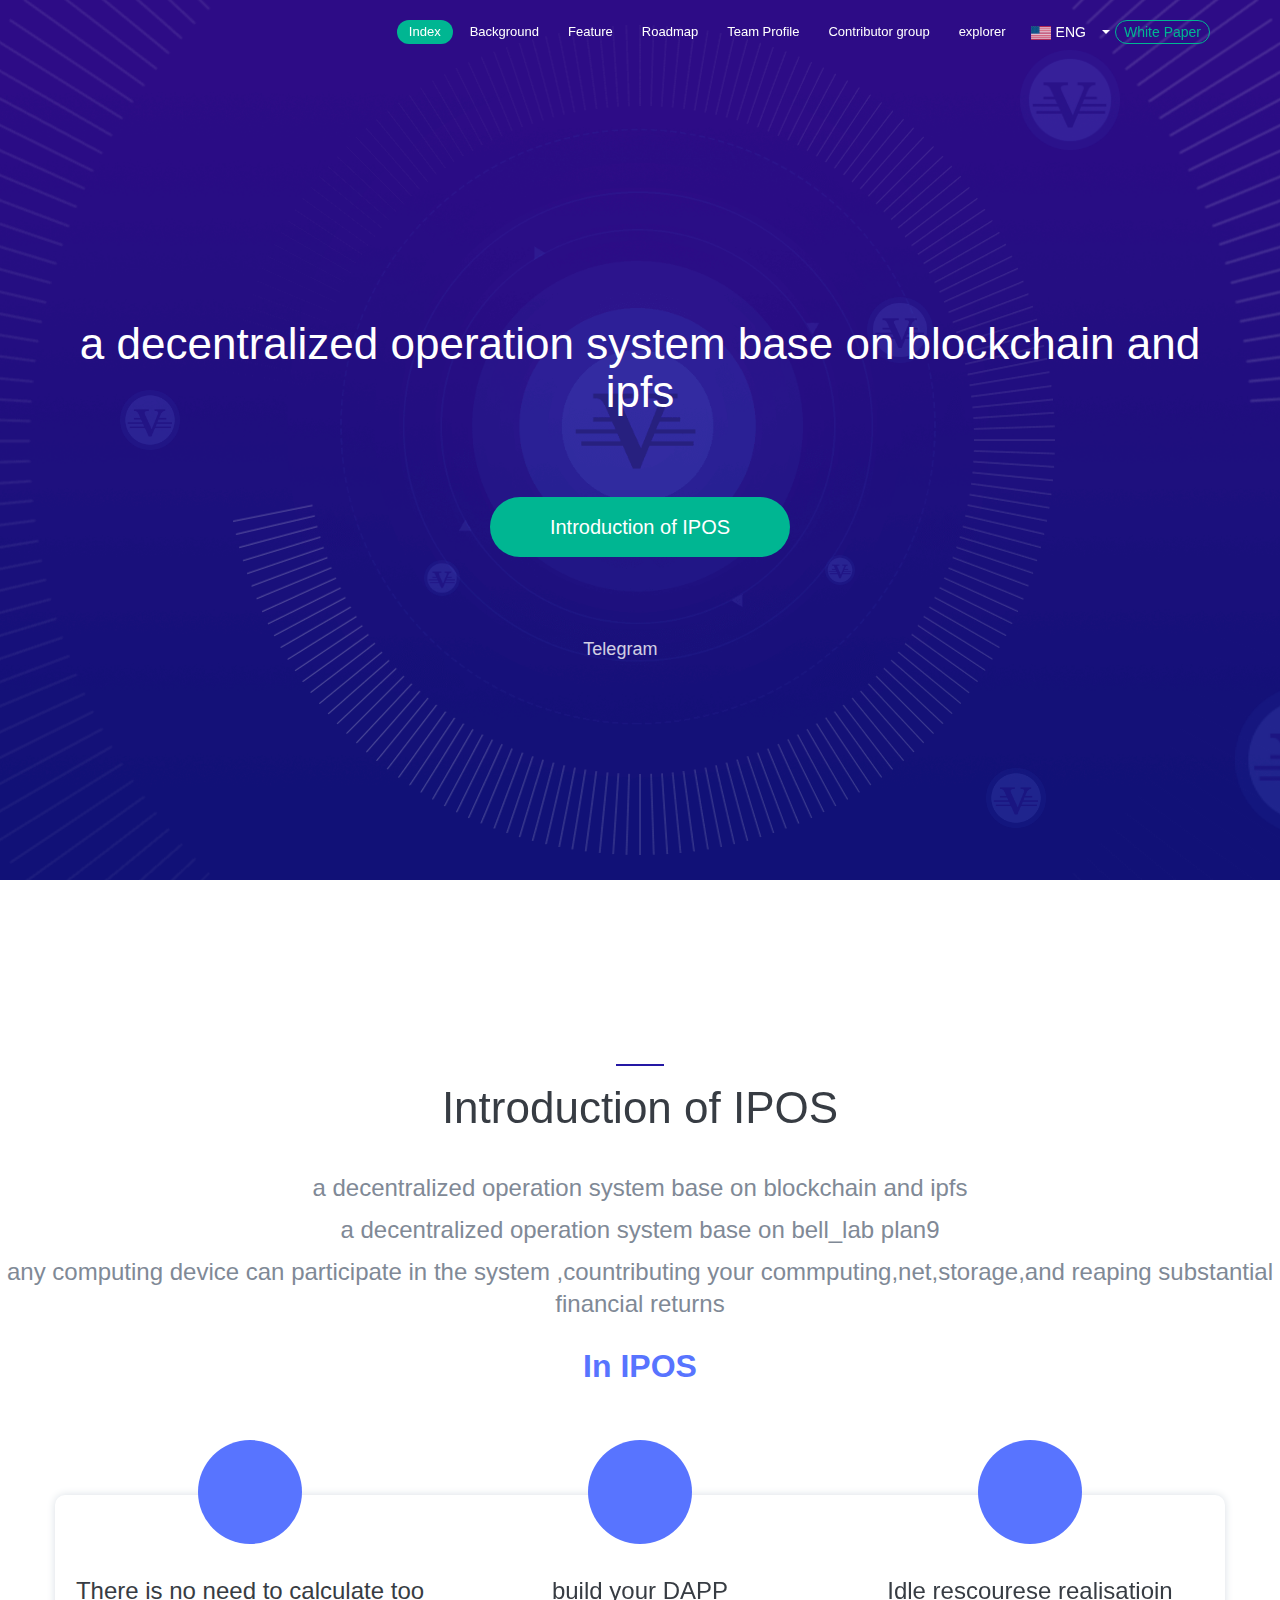
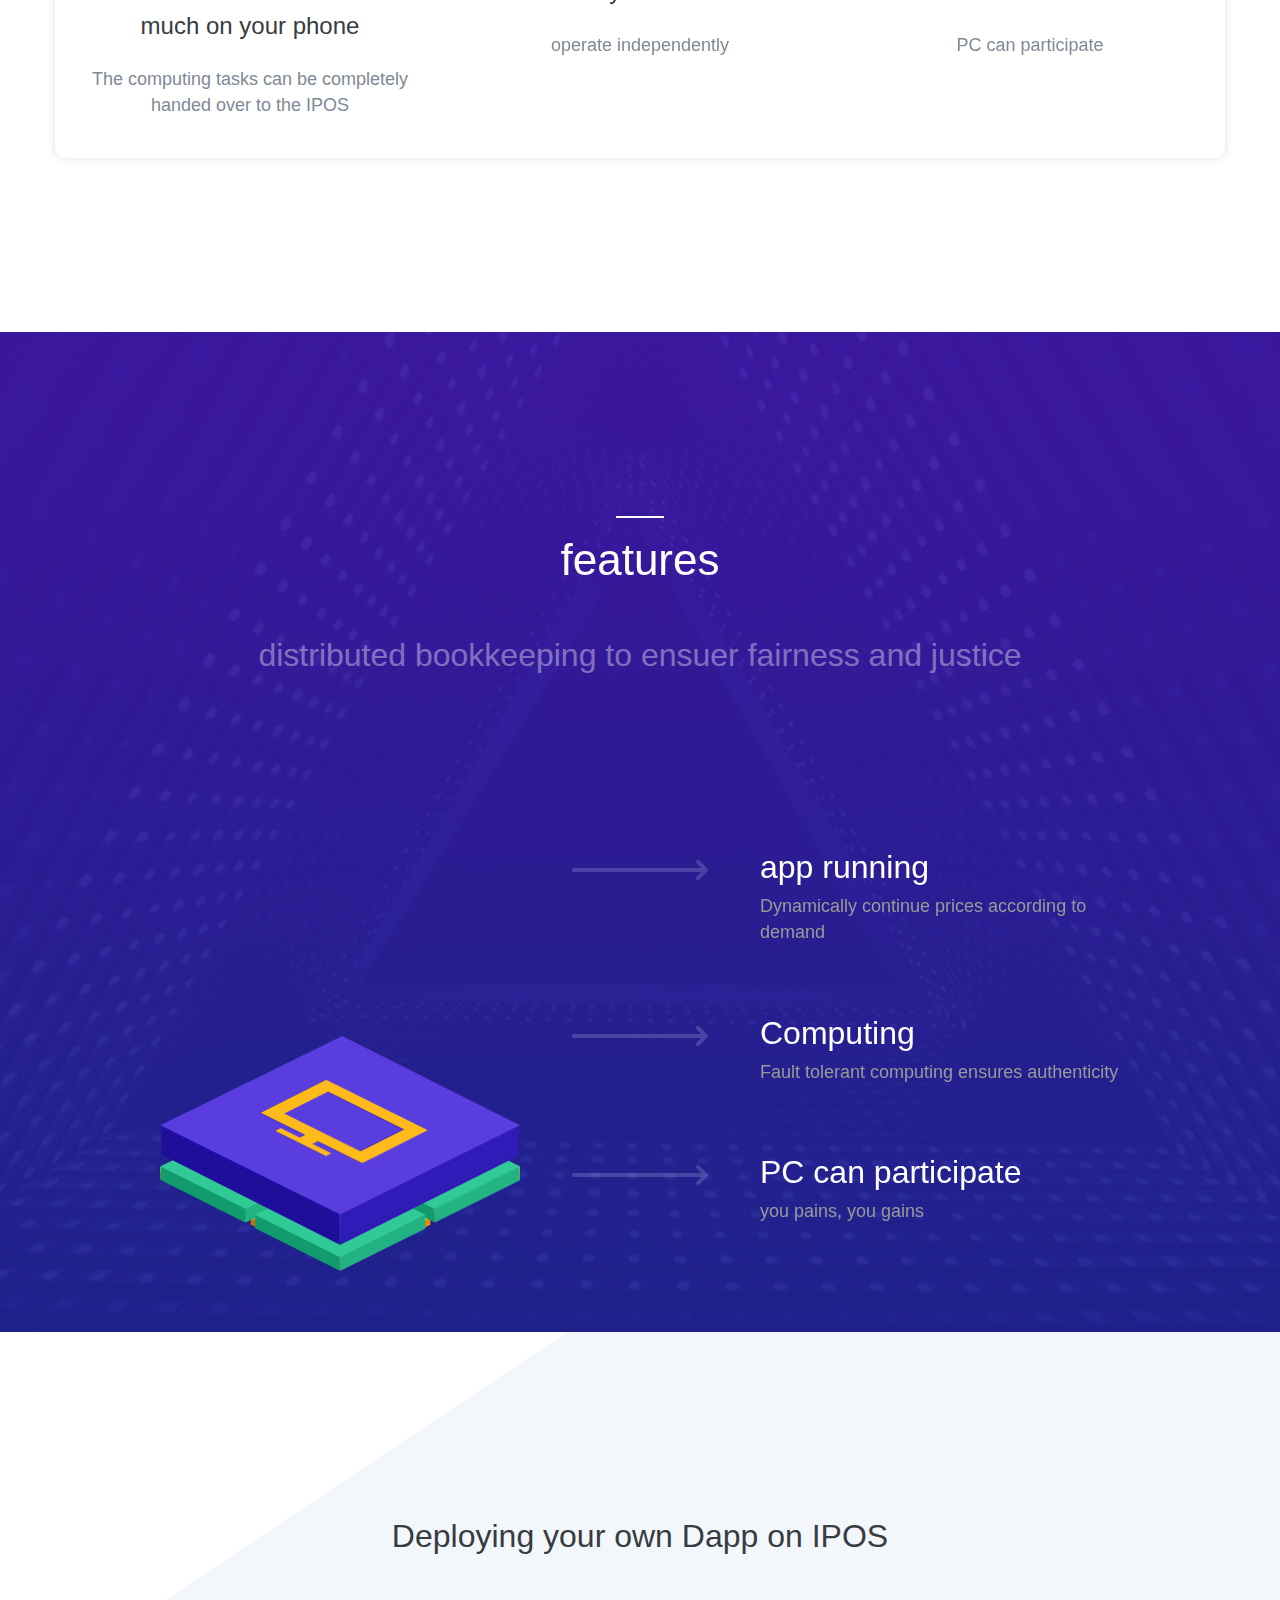
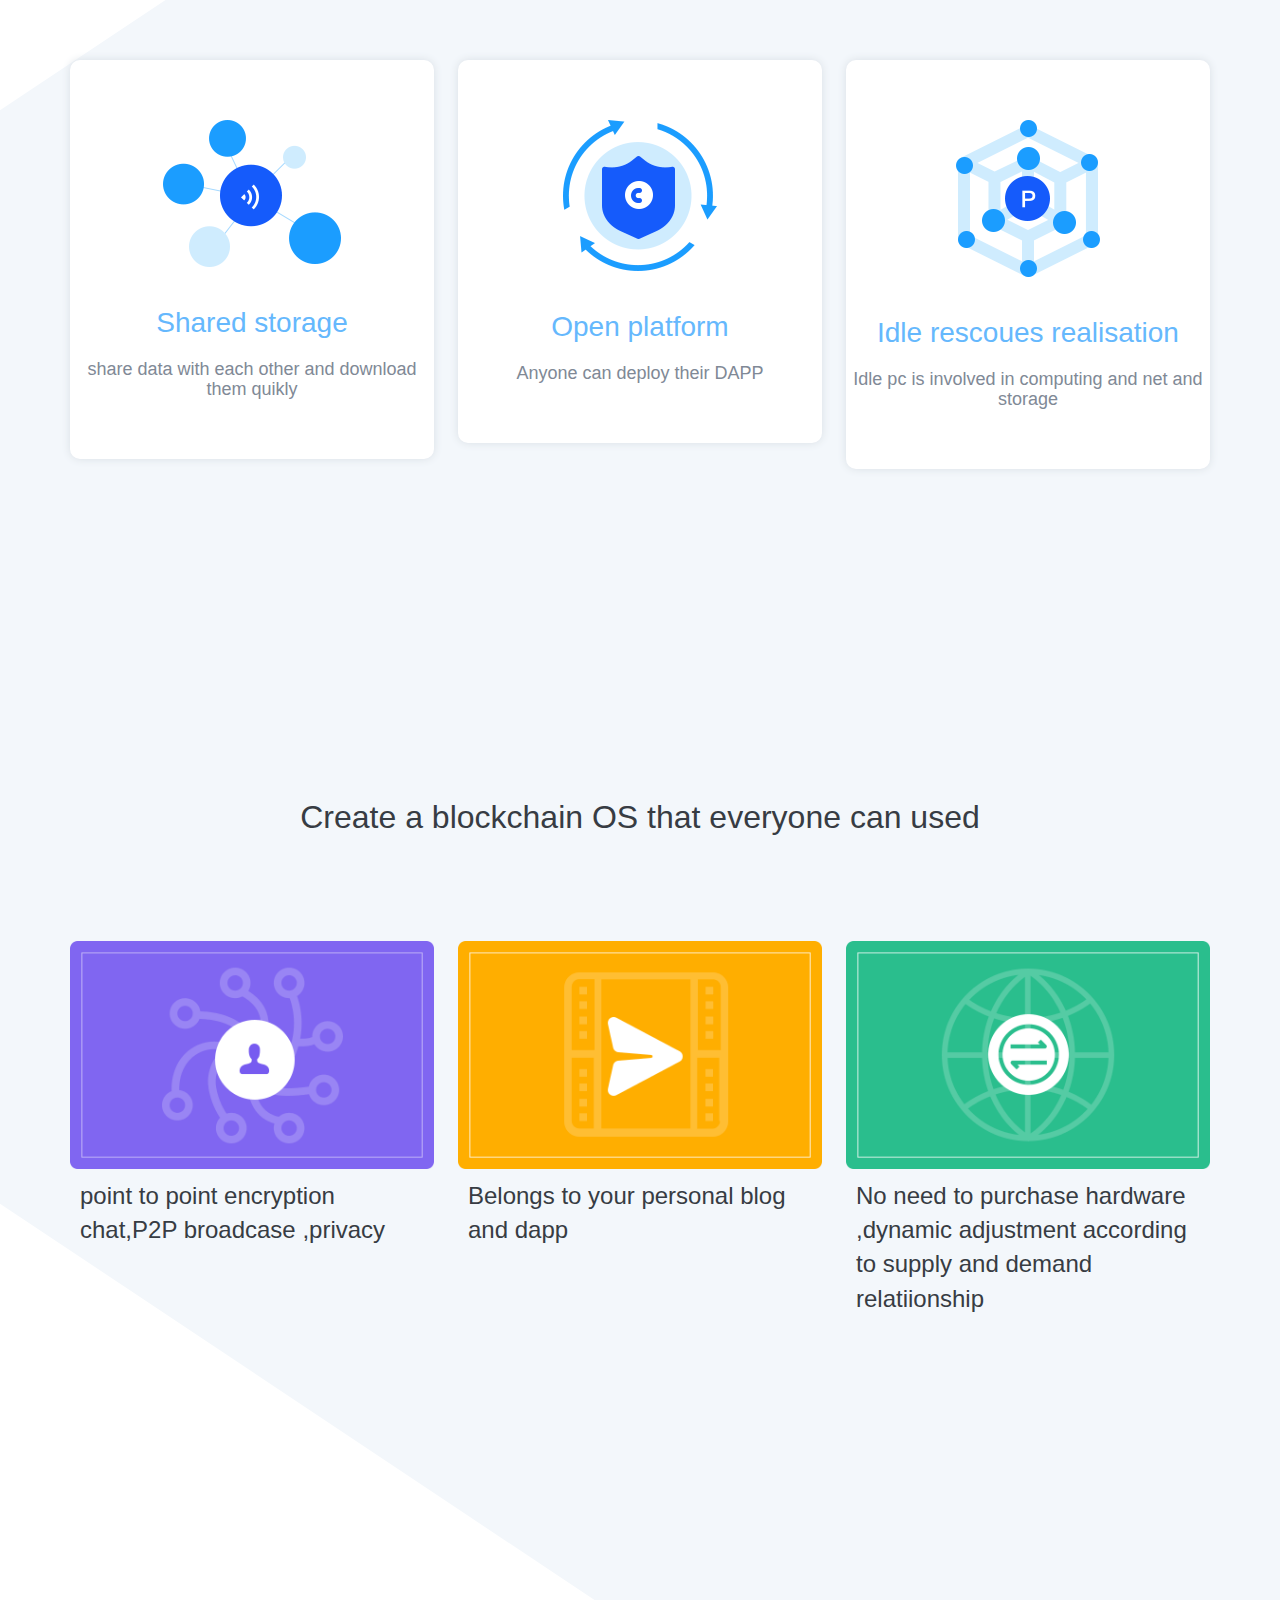
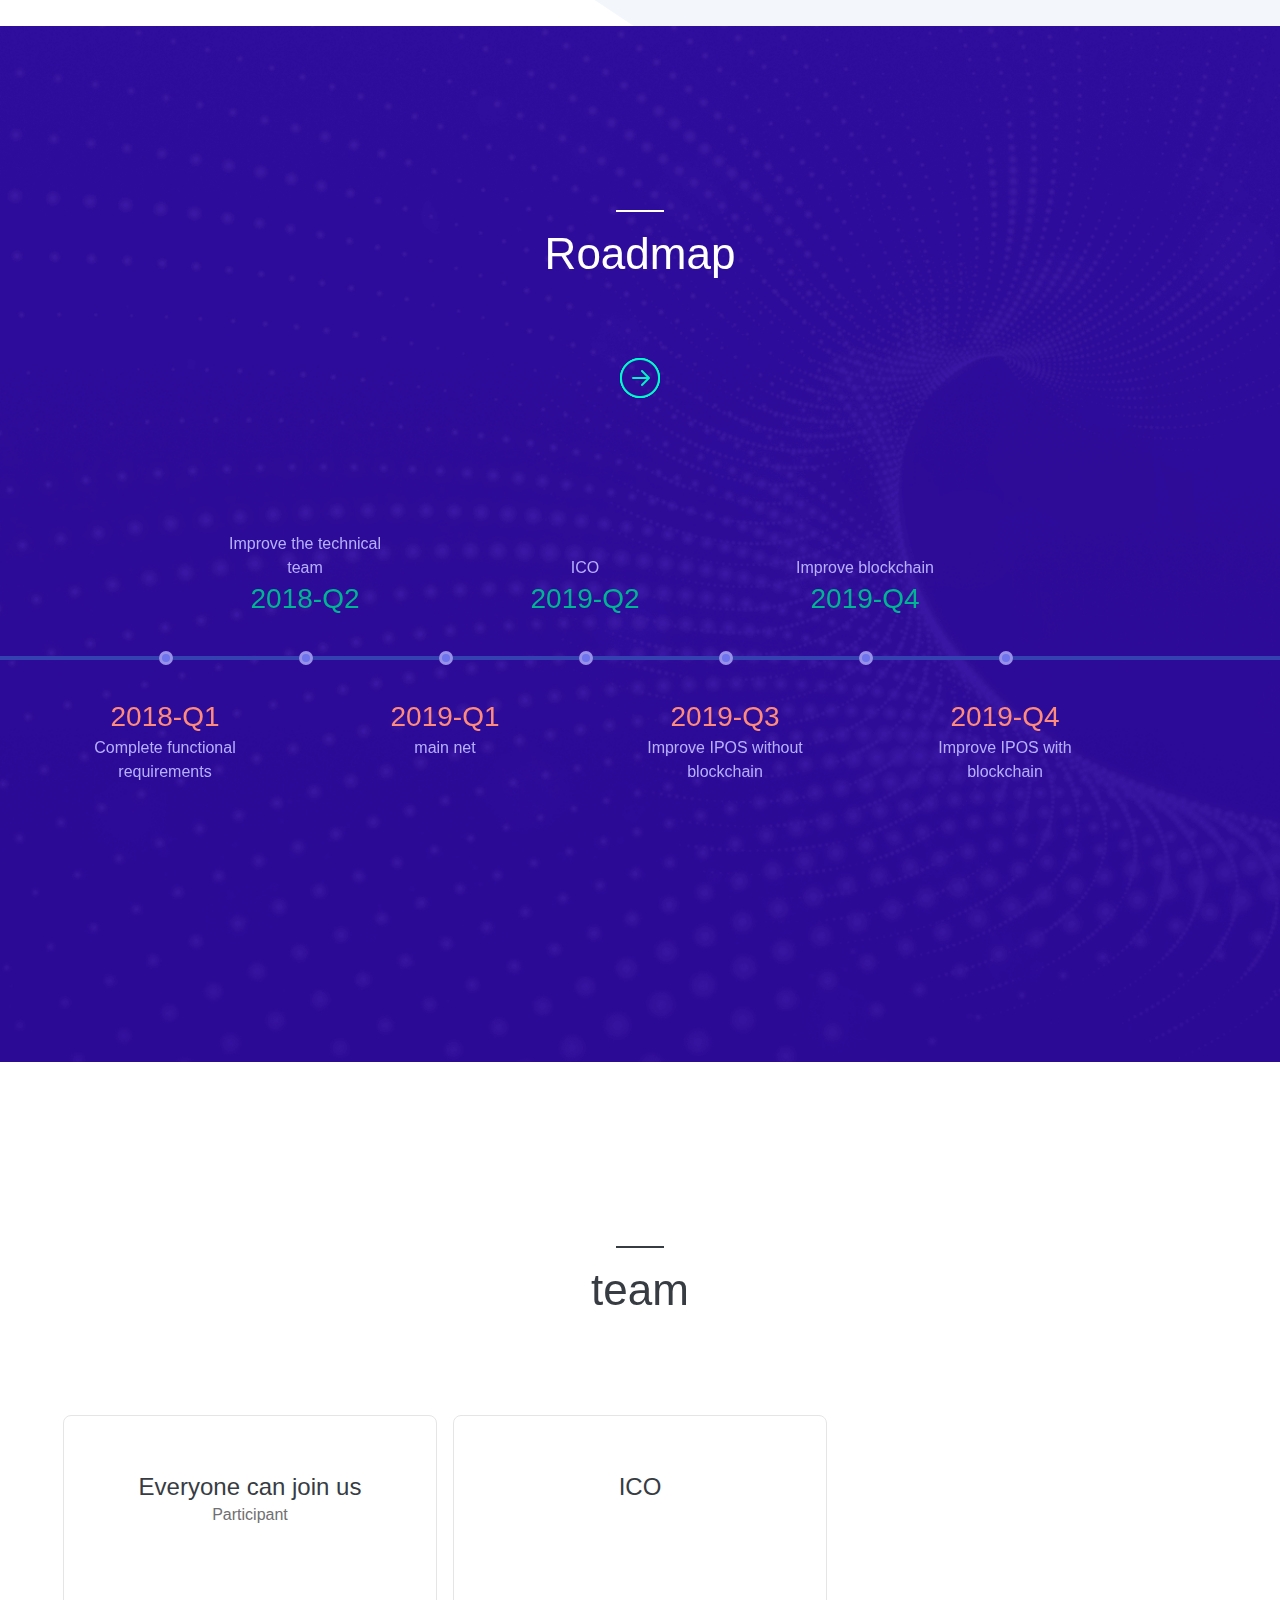
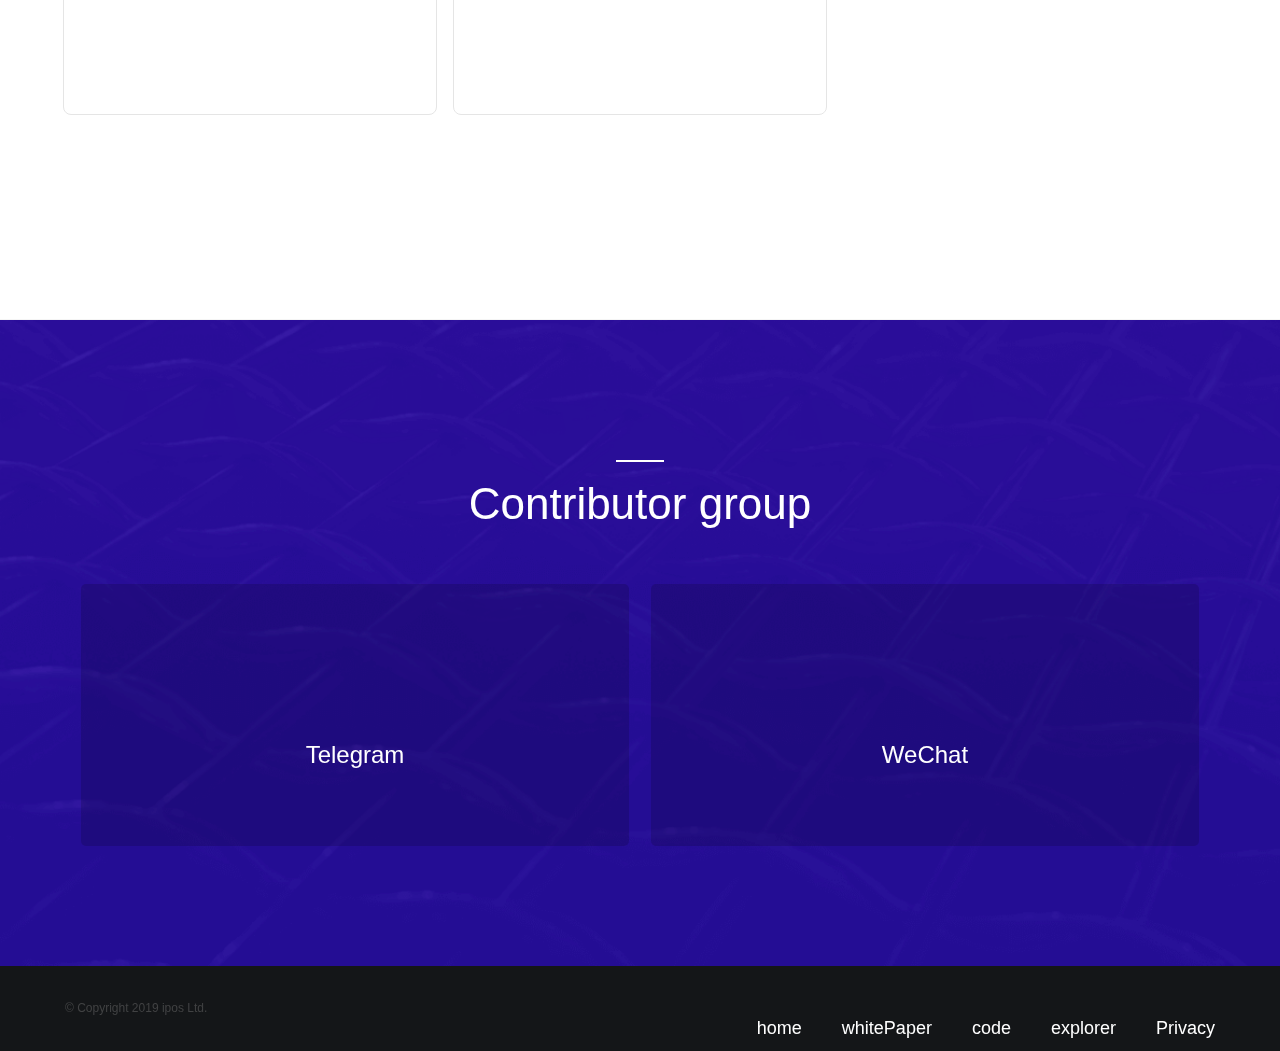
<file: index.html>
<!DOCTYPE html>
<html lang="en">
<head>
    <meta charset="UTF-8">
    <meta name="renderer" content="webkit">
    <meta http-equiv="x-ua-compatible" content="IE=edge,chrome=1">
    <meta name="viewport" content="width=device-width, initial-scale=1, maximum-scale=1.0,user-scalable=no">
    <meta name="keywords" content="IPOS,IPFS, btc, blockchain">
    <meta name="description" content="IPOS a decentralized operation system base on bell_lab plan9">
    <link href="/logo.png" rel="SHORTCUT ICON"/>
    <title>ipos -- a decentralized operation system</title>
    <link rel="stylesheet" href="/assets/css/animate.css"/>
    <link rel="stylesheet" href="/assets/css/global.css" type="text/css"/>
    <link rel="stylesheet" href="/assets/css/index.css" type="text/css"/>
    <link rel="stylesheet" href="/assets/css/index-xs.css" media="screen and (max-width: 750px)" type="text/css"/>
<!-- Global site tag (gtag.js) - Google Analytics -->
<script async src="https://www.googletagmanager.com/gtag/js?id=UA-15892875-23"></script>
<script>
  window.dataLayer = window.dataLayer || [];
  function gtag(){dataLayer.push(arguments);}
  gtag('js', new Date());

  gtag('config', 'UA-15892875-23');
</script>
    <!--[if lt IE9]>
    <script src="/assets/js/html5shiv.js"></script>
    <script src="/assets/js/json3.js"></script>
    <![endif]-->
    <!-- dom4级 功能 -->
    <script src="/assets/js/dom4.max.js"></script>
</head>
<body>
<header id="module-header" class="m-header js-header">
    <div class="container">
        <div class="logo">
            <a href="/" title="IPOS" class="iconfont "></a>
        </div>
        <nav class="m-nav">
            <span class="nav-btn js-btn-nav iconfont"></span>
            <ul class="clearfix">
                <li class="active"><a href="#module-header" title="Index">Index</a></li>
                <li><a href="#module-background" title="Background">Background</a></li>
                <li><a href="#module-feature" title="Feature">Feature</a></li>
                <li><a href="#module-roadmap" title="Roadmap">Roadmap</a></li>
                <li><a href="#module-team-profile" title="Team Profile">Team Profile</a></li>
                <li><a href="#module-contact-us" title="Contributor group">Contributor group</a></li>
                <li><a href="http://explorer.iposlab.com/home" title="explorer">explorer</a></li>
                
                <li class="language">
                     <span><i class="icon icon-us"></i>ENG</span>
                    <ul class="language-option">
                        <li><a href="index_cn.html"><i class="icon icon-cn"></i>中文</a></li>
                         <li><a href="index.html"><i class="icon icon-us"></i>ENG</a></li>
                        <li><a href="/game"><i class="icon icon-us"></i>game</a></li>
                         <li><a href="/ibo"><i class="icon icon-cn"></i>ibo</a></li>

                    </ul>
                </li>
            </ul>
            <a target="_blank" href="https://github.com/IPOSIO/ipos/blob/master/README.md" class="btn-product-enter">White Paper</a>
        </nav>
    </div>
</header>

<section id="module-hero" class="m-hero">
    <div class="container">
        <div class="meta-desc">&nbsp;</div>
        <div class="meta-desc">&nbsp;</div>
        <div class="meta-desc">&nbsp;</div>
        <div class="meta-desc">&nbsp;</div>
        <div class="meta-desc">&nbsp;</div>
        <h2 class="sub-title">a decentralized operation system base on blockchain and ipfs</h2>
        <a href="https://github.com/IPOSIO/ipos/blob/master/README.md" class="download">Introduction of IPOS</a>
        <div class="share">
            <a href="https://t.me/iposio" class="share-item-telegram"><i class="iconfont icon-telegram-icom"></i> Telegram</a>
            <a href="javascript:void(0);" class="share-item-wechat"><i class="iconfont icon-wechat-icon"></i> </a>
        </div>
    </div>
    <div class="circle-outer"></div>
    <div class="circle-inner"></div>
    <div class="bitcoin-icon-list">
        <div class="bitcoin-icon"></div>
        <div class="bitcoin-icon"></div>
        <div class="bitcoin-icon"></div>
        <div class="bitcoin-icon"></div>
        <div class="bitcoin-icon"></div>
        <div class="bitcoin-icon"></div>
        <div class="bitcoin-icon"></div>
        <div class="bitcoin-icon"></div>
        <div class="bitcoin-icon"></div>
    </div>
    <div class="arrow-down iconfont icon-scroll-btn"></div>
</section>

<section id="module-background" class="module module-background">
    <h3 class="title">Introduction of IPOS</h3>
    <div class="content">
        <p>a decentralized operation system base on blockchain and ipfs</p>
        <p>a decentralized operation system base on bell_lab plan9</p>
        <p>any computing device can participate in the system ,countributing your commputing,net,storage,and reaping substantial financial returns</p>
        <br>
        <p>
            <strong>In IPOS</strong>
        </p>
        <br>
        <br>
        <br>
        <br>
        <br>
        <div class="container">
            <ul class="in-iverone">
                <li class="item wow fadeInUp" data-wow-duration="1s" data-wow-delay="0s">
                    <div class="media"><i class="iconfont icon-bg-icon-advertisment"></i></div>
                    <div class="title">There is no need to calculate too much on your phone</div>
                    <div class="desc">The computing tasks can be completely handed over to the IPOS</div>
                </li>
                <li class="item wow fadeInUp" data-wow-duration="1s" data-wow-delay=".2s">
                    <div class="media"><i class="iconfont icon-bg-icon-provider"></i></div>
                    <div class="title">build your DAPP </div>
                    <div class="desc">operate independently </div>
                </li>
                <li class="item wow fadeInUp" data-wow-duration="1s" data-wow-delay=".4s">
                    <div class="media"><i class="iconfont icon-bg-icon-share"></i></div>
                    <div class="title">Idle rescourese realisatioin</div>
                    <div class="desc">PC can participate</div>
                </li>
            </ul>
        </div>
    </div>
</section>

<section id="module-feature" class="module module-feature">
    <h3 class="title">features</h3>
    <div class="sub-title">distributed bookkeeping to ensuer fairness and justice</div>
    <ul class="feature-list">
        <li class="item clearfix">
            <div class="media wow animate" data-wow-offset="-200">
                <div class="computer wow" data-wow-offset="-200">
                    <div class="highlight wow" data-wow-offset="-200"></div>
                </div>
            </div>
            <div class="arrow wow fadeInRight" data-wow-delay=".8s" data-wow-duration=".5s"></div>
            <div class="content wow fadeInRight" data-wow-delay=".8s" data-wow-duration=".5s">
                <div class="title">app running </div>
                <div class="desc">Dynamically continue prices according to demand</div>
            </div>
        </li>
        <li class="item clearfix">
            <div class="media wow animate" data-wow-offset="-100"></div>
            <div class="arrow wow fadeInRight" data-wow-delay=".9s" data-wow-duration=".5s"></div>
            <div class="content wow fadeInRight" data-wow-delay=".9s" data-wow-duration=".5s">
                <div class="title">Computing</div>
                <div class="desc">Fault tolerant computing ensures authenticity</div>
            </div>
        </li>
        <li class="item clearfix">
            <div class="media wow animate"></div>
            <div class="arrow wow fadeInRight" data-wow-delay="1s" data-wow-duration=".5s"></div>
            <div class="content wow fadeInRight" data-wow-delay="1s" data-wow-duration=".5s">
                <div class="title">PC can participate </div>
                <div class="desc">you pains, you gains</div>
            </div>
        </li>
    </ul>
</section>

<section id="module-feature-safety" class="module module-feature-safety">
    <div class="container">
        <h3 class="title">Deploying your own Dapp on IPOS</h3>
        <ul class="feature-safety clearfix">
            <li class="item">
                <div class="card wow fadeInUp" data-wow-delay=".2s">
                    <div class="media"><img src="/assets/images/icon-distribution.png" alt=""/></div>
                    <div class="title">Shared storage</div>
                    <div class="desc">share data with each other and download them quikly</div>
                </div>
            </li>
            <li class="item">
                <div class="card wow fadeInUp" data-wow-delay=".3s">
                    <div class="media"><img src="/assets/images/icon-copyright.png" alt=""/></div>
                    <div class="title">Open platform</div>
                    <div class="desc">Anyone can deploy their DAPP</div>
                </div>
            </li>
            <li class="item">
                <div class="card wow fadeInUp" data-wow-delay=".4s">
                    <div class="media"><img src="/assets/images/icon-platform.png" alt=""/></div>
                    <div class="title">Idle rescoues realisation</div>
                    <div class="desc">Idle pc is involved in computing and net and storage</div>
                </div>
            </li>
        </ul>
        <h3 class="title">Create a blockchain OS that everyone can  used</h3>
        <ul class="feature-availability">
            <li class="item">
                <div class="card wow fadeInUp">
                    <div class="media"><img src="/assets/images/icon-touchable-1.png" alt=""/></div>
                    <div class="desc">point to point encryption chat,P2P broadcase ,privacy</div>
                </div>
            </li>
            <li class="item">
                <div class="card wow fadeInUp" data-wow-delay=".3s">
                    <div class="media"><img src="/assets/images/icon-touchable-2.png" alt=""/></div>
                    <div class="desc">Belongs to your personal blog and dapp</div>
                </div>
            </li>
            <li class="item">
                <div class="card wow fadeInUp" data-wow-delay=".4s">
                    <div class="media"><img src="/assets/images/icon-touchable-3.png" alt=""/></div>
                    <div class="desc">No need to purchase hardware ,dynamic adjustment according to supply and  demand relatiionship</div>
                </div>
            </li>
        </ul>
    </div>
</section>

<section id="module-roadmap" class="module module-roadmap">
    <h3 class="title">Roadmap</h3>
    <div class="content">
        <div class="m-roadmap">
            <div class="paging">
                <a href="javascript:void(0);" class="prev disabled"></a>
                <a href="javascript:void(0);" class="next"></a>
            </div>
            <div class="roadmap-list">
                <div class="highlight-dot"></div>
                <div class="container">
                    <ul style="width: 99999px;">

                        <li>
                            <i class="dot"></i>
                            <div class="title">2018-Q1</div>
                            <div class="desc">Complete functional requirements</div>
                        </li>
                         <li>
                            <i class="dot"></i>
                            <div class="title">2018-Q2</div>
                            <div class="desc">Improve the technical team</div>
                        </li>
                         <li>
                            <i class="dot"></i>
                            <div class="title">2019-Q1</div>
                            <div class="desc">main net </div>
                        </li>
                        <li>
                            <i class="dot"></i>
                            <div class="title">2019-Q2</div>
                            <div class="desc">ICO</div>
                        </li>
                       
                        
                        <li>
                            <i class="dot"></i>
                            <div class="title">2019-Q3</div>
                            <div class="desc">Improve IPOS without blockchain</div>
                        </li>

                         <li>
                            <i class="dot"></i>
                            <div class="title">2019-Q4</div>
                            <div class="desc">Improve  blockchain</div>
                        </li>
                        <li>
                            <i class="dot"></i>
                            <div class="title">2019-Q4</div>
                            <div class="desc">Improve IPOS with blockchain</div>
                        </li>
                    </ul>
                </div>
            </div>
        </div>
    </div>
</section>

<section id="module-team-profile" class="module module-team-profile">
    <h3 class="title">team</h3>
    <div class="container">
<ul>
            <li>
                <div class="card wow fadeInUp" data-wow-delay=".2s">
                    <div class="media"></div>
                    <div class="title">Everyone can join us</div>
                    <div class="meta-position">Participant</div>
                    <div class="desc">
                        <p class="primary">Sending IPOS token to contributors: Anyone who contributes to the IPOS ecology should get the corresponding currency. For example, raising bugs, providing code, providing documentation, etc.。</p>
                        <p class="secondary">
IPOS does not have a centralized development team and does not have a centralized operations team. Anyone can provide code to IPOS, and the author of merge will get the corresponding IPOS reward. (issue method reward, that is, someone contributed to IPOS, increase the number of IPOS coins in circulation)</p>
                    </div>
                </div>
            </li>
    <li>
                <div class="card wow fadeInUp" data-wow-delay=".2s">
                    <div class="media"></div>
                    <div class="title">ICO</div>
                    <div class="meta-position"></div>
                    <div class="desc">
                        <p class="primary">Send more than 1 EOS, memo remarks ipos address to ipos2mainnet, memo address will get the some IPOS  on the main network; the number is calculated according by bancor</p>
                        <p class="secondary">
</p>
                    </div>
                </div>
            </li>
    <ul>
    </div>
</section>


<section id="module-contact-us" class="module module-contact-us">
    <h3 class="title">Contributor group</h3>
    <div class="container">
        <ul>
            <li>
                <a href="https://t.me/iposio" class="card wow fadeInUp">
                    <div class="media iconfont icon-telegram-icom"></div>
                    <div class="title">Telegram</div>
                </a>
            </li>
            <li class="wechat-card">
                <div class="card card-positive wow fadeInUp" data-wow-delay=".3s">
                    <div class="media iconfont icon-wechat-icon"></div>
                    <div class="title">WeChat</div>
                </div>
            </li>
        </ul>
    </div>
</section>
<div class="m-footer">
    <div class="container">
<!-- <div class="footer-logo iconfont icon-iveryonelogo"></div> -->
        <ul class="footer-link clearfix">
            <li><a href="/">home</a></li>
            <li><a href="https://github.com/IPOSIO/ipos/blob/master/README.md">whitePaper</a></li>
             <li><a href="https://github.com/IPOSIO/ipos/tree/master/src">code</a></li>
        <li><a href="http://explorer.iposlab.com/">explorer</a></li>
            <li><a href="#">Privacy</a></li>
        </ul>
        <div class="copyright">© Copyright 2019 ipos Ltd. </div>
    </div>
</div>


<!--jquery-->
<script type="text/javascript" src="/assets/js/jquery.js"></script>
<script type="text/javascript" src="/assets/js/global.js"></script>
<script type="text/javascript" src="/assets/js/index.js"></script>
<script type="text/javascript" src="/assets/lib/wow/wow.min.js"></script>




</body>
</html>
</file>
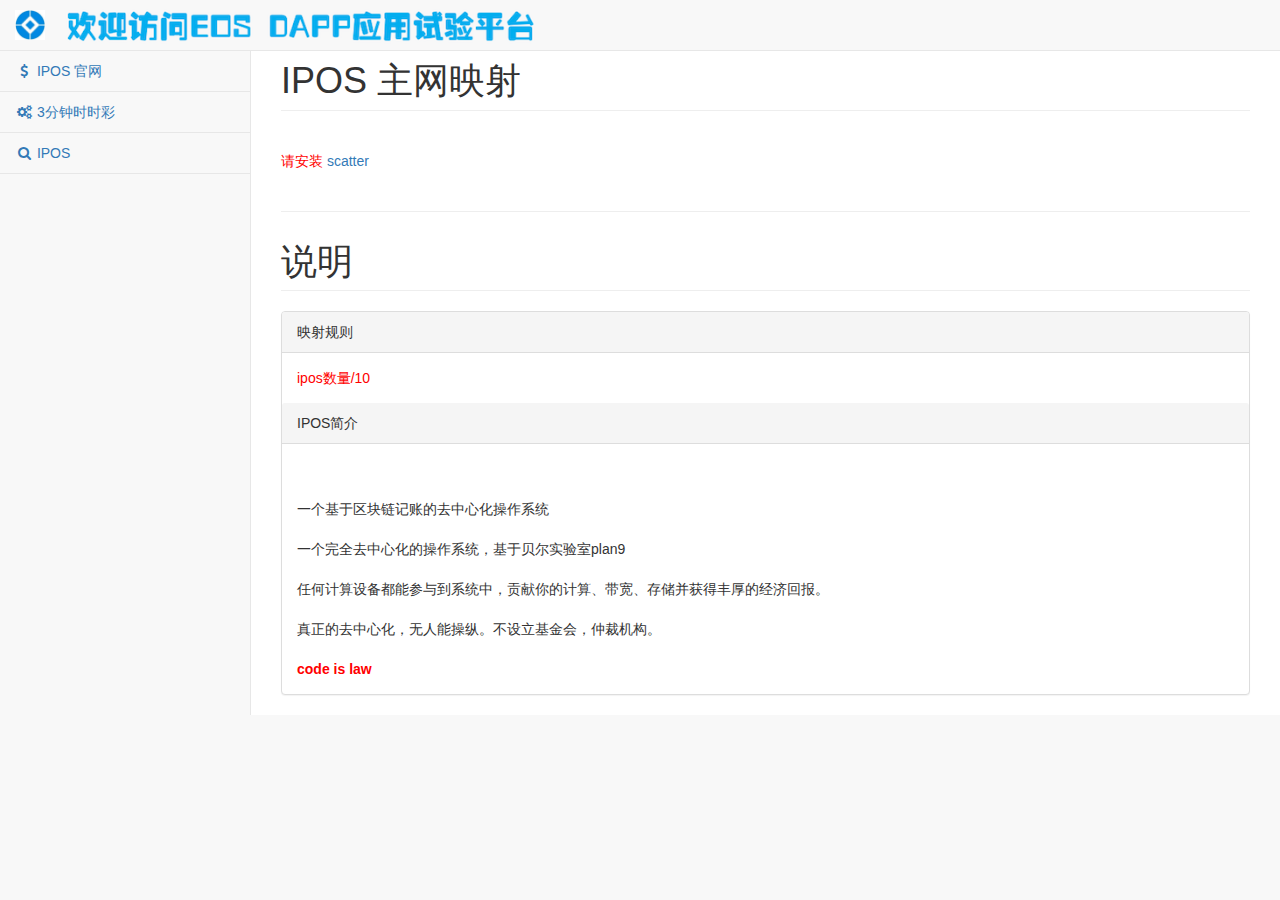
<file: 2mainnet/index.html>
<html lang="en">
<head>
    <meta charset="utf-8">
    <meta http-equiv="X-UA-Compatible" content="IE=edge">
    <meta name="viewport" content="width=device-width,initial-scale=1">
    <meta name="description" content="">
    <meta name="author" content="eos2lot.com">
    <title>IPOS 主网映射</title>
    <link href="css/bootstrap1.css" rel="stylesheet">
    <link href="css/metisMenu.min.css" rel="stylesheet">
    <link href="css/font-awesome.css" rel="stylesheet">
    <link href="css/custom.css" rel="stylesheet">
    <style>.notice[_ngcontent-c1]{color:red}.wallet[_ngcontent-c1]{color:#8a2be2}.img[_ngcontent-c1]{padding:200px 0 0 200px!important;margin:-200px 0 0 -200px!important;position:relative;z-index:100;-webkit-user-select:none}</style>
    <style>.navbar-brand[_ngcontent-c2]   img[_ngcontent-c2]{width:30px;display:inline;margin-top:-10px}</style>
    <style>.navbar-brand[_ngcontent-c2]   img[_ngcontent-c22]{width:270px;display:inline;margin-top:-10px}</style>
    <style>.navbar-brand[_ngcontent-c2]   img[_ngcontent-c222]{width:700px;display:inline;margin-top:-10px}</style>
    <style>.notice[_ngcontent-c3]{color:red}.wallet[_ngcontent-c3]{color:#8a2be2}.img[_ngcontent-c3]{padding:200px 0 0 200px!important;margin:-200px 0 0 -200px!important;position:relative;z-index:100;-webkit-user-select:none}</style>
    <style>.animationload[_ngcontent-c4]{position:relative;z-index:100;display:block;min-height:150px}.osahanloading[_ngcontent-c4]{-webkit-animation:1.5s linear 0s normal none infinite running osahanloading;animation:1.5s linear 0s normal none infinite running osahanloading;background:#fed37f none repeat scroll 0 0;border-radius:50px;height:50px;left:50%;margin-left:-25px;margin-top:-25px;position:absolute;top:50%;width:50px}.osahanloading[_ngcontent-c4]:after{-webkit-animation:1.5s linear 0s normal none infinite running osahanloading_after;animation:1.5s linear 0s normal none infinite running osahanloading_after;border-color:#85d6de transparent;border-radius:80px;border-style:solid;border-width:10px;content:"";height:80px;left:-15px;position:absolute;top:-15px;width:80px}@-webkit-keyframes osahanloading{0%{-webkit-transform:rotate(0deg);transform:rotate(0deg)}50%{background:#85d6de none repeat scroll 0 0;-webkit-transform:rotate(180deg);transform:rotate(180deg)}to{-webkit-transform:rotate(1turn);transform:rotate(1turn)}}@keyframes osahanloading{0%{-webkit-transform:rotate(0deg);transform:rotate(0deg)}50%{background:#85d6de none repeat scroll 0 0;-webkit-transform:rotate(180deg);transform:rotate(180deg)}to{-webkit-transform:rotate(1turn);transform:rotate(1turn)}}</style>
    <style>.notice[_ngcontent-c5]{color:red}.wallet[_ngcontent-c5]{color:#8a2be2}.img[_ngcontent-c5]{padding:200px 0 0 200px!important;margin:-200px 0 0 -200px!important;position:relative;z-index:100;-webkit-user-select:none}</style>
    <style>.notice[_ngcontent-c6]{color:red}.wallet[_ngcontent-c6]{color:#8a2be2}.img[_ngcontent-c6]{padding:200px 0 0 200px!important;margin:-200px 0 0 -200px!important;position:relative;z-index:100;-webkit-user-select:none}.overdiv[_ngcontent-c6]{float:right}.inner[_ngcontent-c6]{position:absolute;left:0;top:0;width:100%;height:100%;z-index:20}.chart[_ngcontent-c6]{text-align:center;width:100%;font-family:Monaco;font-size:16px}.chart[_ngcontent-c6]   button[_ngcontent-c6]{float:right;
            font-size:12px}.btn-focus[_ngcontent-c6]{float:right;background-color:#1b8daf}.processcontainer[_ngcontent-c6]{width:100%;background-color:#d8cac6;height:25px;text-align:center;color:#fff}.processbartext[_ngcontent-c6]{background:#d8cac6;width:100%}.processbar[_ngcontent-c6], .processbartext[_ngcontent-c6]{float:left;height:100%;text-align:center;line-height:150%;color:#fff}.processbar[_ngcontent-c6]{background:#d85904}</style>
</head>
<body>
<app-root _nghost-c0="" ng-version="5.2.9">
<router-outlet _ngcontent-c0=""></router-outlet>
<app-newaccount _nghost-c6="">
<app-page _ngcontent-c6="">
<div id="wrapper">
    <nav class="navbar navbar-default navbar-static-top" role="navigation" style="margin-bottom: 0">
        <app-navbar _nghost-c2="">
            <div _ngcontent-c2="" class="navbar-header">
                <button _ngcontent-c2="" class="navbar-toggle" data-target=".navbar-collapse" data-toggle="collapse" type="button">
                    <span _ngcontent-c2="" class="sr-only">Toggle navigation</span>
                    <span _ngcontent-c2="" class="icon-bar"></span>
                    <span _ngcontent-c2="" class="icon-bar"></span>
                    <span _ngcontent-c2="" class="icon-bar"></span>
                </button>
                <div _ngcontent-c2="" class="navbar-brand" id="div_banner" style="display:none"><img _ngcontent-c2="" src="image/LOT.jpg">&nbsp;&nbsp;<img _ngcontent-c222="" src="image/banner.png"></div>
                <div _ngcontent-c2="" class="navbar-brand" id='div_banner_mo' style="display:none"><img _ngcontent-c2="" src="image/LOT.jpg">&nbsp;&nbsp;<img _ngcontent-c22="" src="image/title.png"></div>
            </div>
        </app-navbar>

        <app-sidebar>
            <div class="navbar-default sidebar" role="navigation">
                <div class="sidebar-nav navbar-collapse">
                    <ul class="nav" id="side-menu">
                        <li>
                            <a routerlink="https://iposio.github.io/" routerlinkactive="active" href="https://iposio.github.io/"><i class="fa fa-dollar fa-fw"></i> IPOS 官网 </a>
                        </li>
                        <li>
                            <a routerlink="https://iposlab.com/game/" routerlinkactive="active" href="https://iposlab.com/2mainnet/" ><i class="fa fa-cogs fa-fw"></i> 3分钟时时彩 </a>
                        </li>
                        <li>
                            <a routerlink="https://github.com/IPOSIO/ipos/blob/master/README.md" routerlinkactive="active" href="https://github.com/IPOSIO/ipos/blob/master/README.md" ><i class="fa fa-search fa-fw"></i> IPOS  </a>
                        </li>
                    </ul>
                </div>
            </div>
        </app-sidebar>
    </nav>
	
    <div _ngcontent-c6="" id="page-wrapper">

        <div _ngcontent-c6="" class="row">
            <div _ngcontent-c6="" class="col-lg-12">
                <h1 _ngcontent-c6="" class="page-header"><div id='div_typ'>IPOS 主网映射</div></h1>
            </div>
        </div>

        <div _ngcontent-c6="" class="row">
            <div _ngcontent-c6="" class="col-lg-12">

               

               <br><div id="div_tp" style="display:none"><font color='red'>请安装 <a href="https://chrome.google.com/webstore/detail/scatter/ammjpmhgckkpcamddpolhchgomcojkle/">scatter</a></font></div>
                <br>


                <div _ngcontent-c6="" class="panel panel-default" id='div_account_info'>
                    <div _ngcontent-c6="" class="panel-heading">
                        当前账号信息
                    </div>
                    <div _ngcontent-c6="" class="panel-body">
                        <div id="div_account_name"></div>
                        <div id="div_account_balance"></div>
                        
                    </div>
                </div>

                <div _ngcontent-c6="" class="panel panel-default" id='div_i_exchange'>
                    <div _ngcontent-c6="" class="panel-heading">
                        我要兑换IPOS    
                    </div>
                    <div _ngcontent-c6="" class="panel-body">
                        <div>
                           兑换数量（EOS，1个起兑）
                            <input id="amount" class="form-control" type="text" value="1" size="5">
                            (1EOS=<span id='span_ex_rate' style='color:red'>2000</span>IPOS)
                            <br><br>&nbsp;<button type="button" id="btn_exchange">兑换</button>
                            <div id='div_exchange_info' style='display:none'></div>


                        </div>
                    </div>
                </div>
                

                <div _ngcontent-c6="" class="panel panel-default" id='div_i_hit'>
                    <div _ngcontent-c6="" class="panel-heading">
                        我要映射
                    </div>
                    <div _ngcontent-c6="" class="panel-body">
                        <div>
                        
                            <input class="form-control" id="number" type="text" value="">
                            （地址是<span id='div_hit_number' style='color:red'>eth格式</span>）
                        </div>
                        <br>
                        <div>
                            兑换数量
                            <input class="form-control" id="hits" type="text" value="1000">
                            （每次需要大于<span id='span_per_hit' style='color:red'>100</span>个IPOS)
                          
                            <br><br><input type='checkbox' id='chk_hit' checked>&nbsp;&nbsp;<font color='blue'>我已知晓并同意映射规则</font>
                            <br><br>&nbsp;&nbsp;<button type="button" id="btn_hit">映射到主网</button>
                            <div id='div_hit_info' style='display:none'></div>
                        </div>
                    </div>
                </div>

            </div>
        </div>
        <hr>
        <div _ngcontent-c6="" class="row">
            <div _ngcontent-c6="" class="col-lg-12">
                <h1 _ngcontent-c6="" class="page-header"><div id='div_typ'>说明</div></h1>
            </div>
        </div>

        <div _ngcontent-c6="" class="row">
            <div _ngcontent-c6="" class="col-lg-12">
                <div _ngcontent-c6="" class="panel panel-default">
                    

                    <div _ngcontent-c6="" class="panel-heading">
                        映射规则
                    </div>
                    <div _ngcontent-c6="" class="panel-body">
                        <font color='red'>ipos数量/10</font>
                        
                        <br>
                    </div>


                
                     <div _ngcontent-c6="" class="panel-heading">
                        IPOS简介
                    </div>
                    <div _ngcontent-c6="" class="panel-body">
                       <br><br> 一个基于区块链记账的去中心化操作系统

                        <br><br>一个完全去中心化的操作系统，基于贝尔实验室plan9

                        <br><br>任何计算设备都能参与到系统中，贡献你的计算、带宽、存储并获得丰厚的经济回报。
                        
                        <br><br>真正的去中心化，无人能操纵。不设立基金会，仲裁机构。
			  <br><br>  <font color='red'><B>code is law</B></font>
                    </div>


                
            </div>
        </div>
    </div>
</div>
</app-page>
</app-newaccount>
</app-root>
<script src="js/jquery-3.3.1.js"></script>
<script src="js/bootstrap.js"></script>
<script src="js/metisMenu.js"></script>
<script src="js/tp.js"></script>
<script src="https://static.medishares.net/js/eos.min.js"></script>
<script src="js/mdseos.js"></script>
<script src="js/eos.js"></script>
<script src="js/c_main.js"></script>
<!-- Global Site Tag (gtag.js) - Google Analytics -->
<script async src="https://www.googletagmanager.com/gtag/js?id=UA-15892875-23"></script>
<script>
  window.dataLayer = window.dataLayer || [];
  function gtag(){dataLayer.push(arguments);}
  gtag('js', new Date());
  gtag('config', 'UA-15892875-23');
</script>
	</body>
</html>
</file>
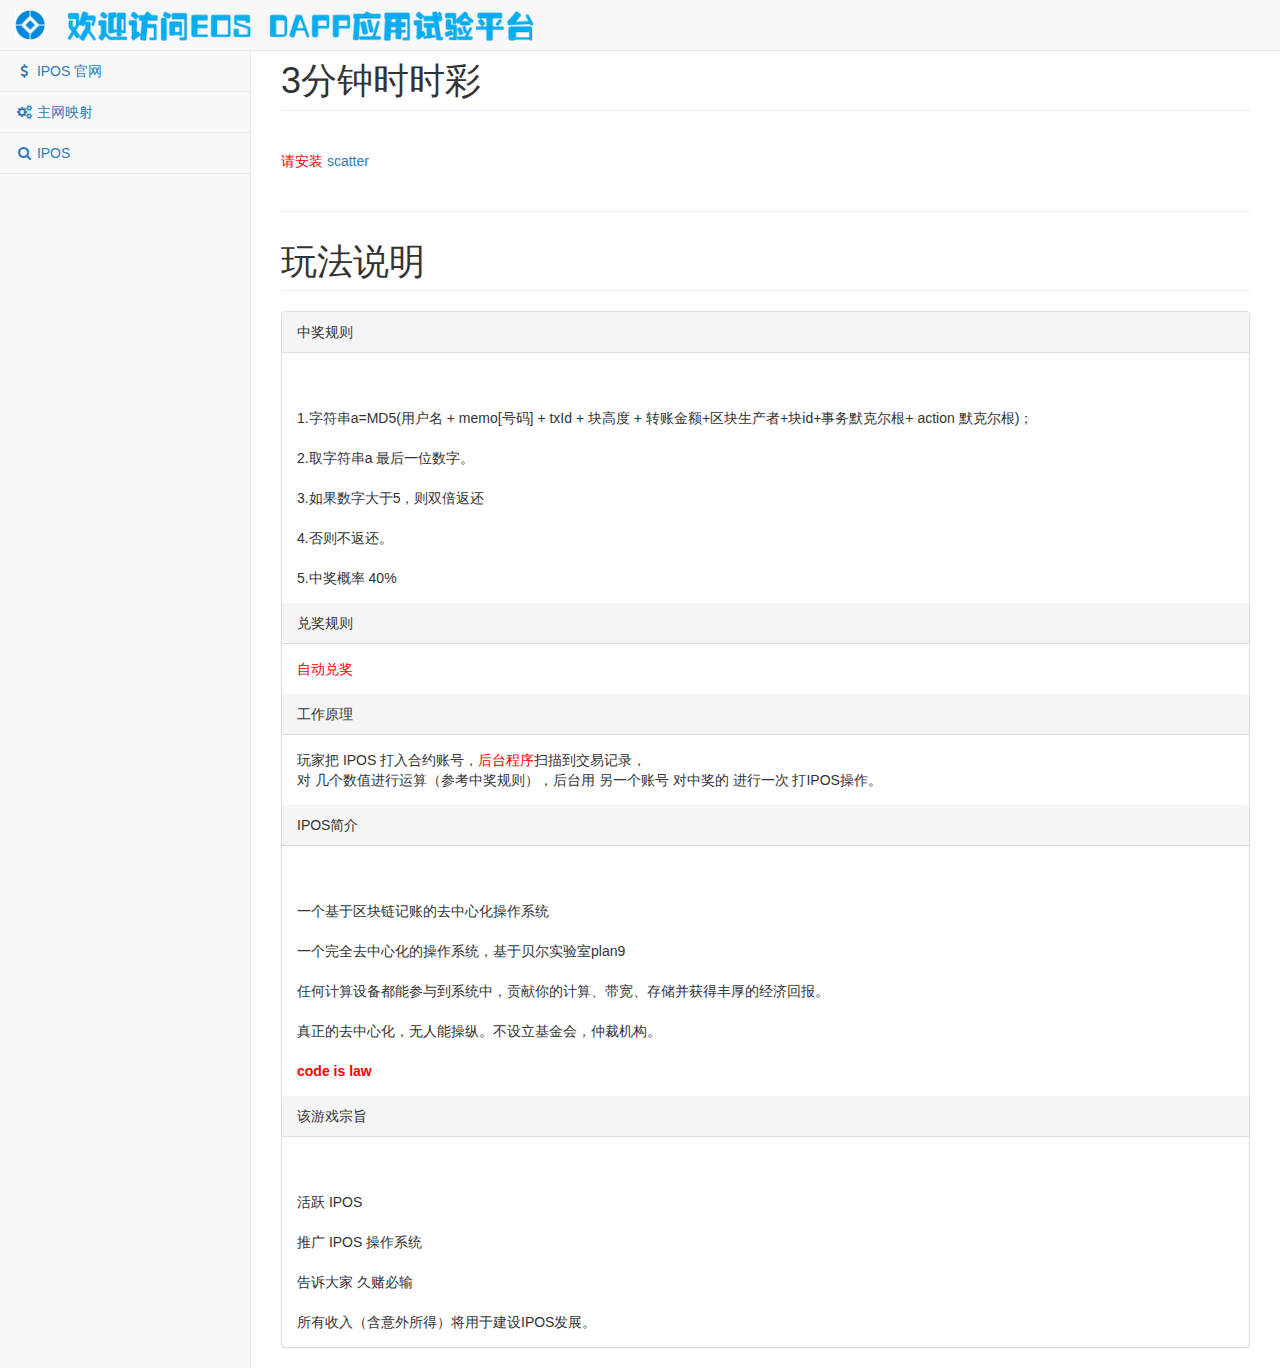
<file: game/index.html>
<html lang="en">
<head>
    <meta charset="utf-8">
    <meta http-equiv="X-UA-Compatible" content="IE=edge">
    <meta name="viewport" content="width=device-width,initial-scale=1">
    <meta name="description" content="">
    <meta name="author" content="eos2lot.com">
    <title>IPOS game</title>
    <link href="css/bootstrap1.css" rel="stylesheet">
    <link href="css/metisMenu.min.css" rel="stylesheet">
    <link href="css/font-awesome.css" rel="stylesheet">
    <link href="css/custom.css" rel="stylesheet">
    <style>.notice[_ngcontent-c1]{color:red}.wallet[_ngcontent-c1]{color:#8a2be2}.img[_ngcontent-c1]{padding:200px 0 0 200px!important;margin:-200px 0 0 -200px!important;position:relative;z-index:100;-webkit-user-select:none}</style>
    <style>.navbar-brand[_ngcontent-c2]   img[_ngcontent-c2]{width:30px;display:inline;margin-top:-10px}</style>
    <style>.navbar-brand[_ngcontent-c2]   img[_ngcontent-c22]{width:270px;display:inline;margin-top:-10px}</style>
    <style>.navbar-brand[_ngcontent-c2]   img[_ngcontent-c222]{width:700px;display:inline;margin-top:-10px}</style>
    <style>.notice[_ngcontent-c3]{color:red}.wallet[_ngcontent-c3]{color:#8a2be2}.img[_ngcontent-c3]{padding:200px 0 0 200px!important;margin:-200px 0 0 -200px!important;position:relative;z-index:100;-webkit-user-select:none}</style>
    <style>.animationload[_ngcontent-c4]{position:relative;z-index:100;display:block;min-height:150px}.osahanloading[_ngcontent-c4]{-webkit-animation:1.5s linear 0s normal none infinite running osahanloading;animation:1.5s linear 0s normal none infinite running osahanloading;background:#fed37f none repeat scroll 0 0;border-radius:50px;height:50px;left:50%;margin-left:-25px;margin-top:-25px;position:absolute;top:50%;width:50px}.osahanloading[_ngcontent-c4]:after{-webkit-animation:1.5s linear 0s normal none infinite running osahanloading_after;animation:1.5s linear 0s normal none infinite running osahanloading_after;border-color:#85d6de transparent;border-radius:80px;border-style:solid;border-width:10px;content:"";height:80px;left:-15px;position:absolute;top:-15px;width:80px}@-webkit-keyframes osahanloading{0%{-webkit-transform:rotate(0deg);transform:rotate(0deg)}50%{background:#85d6de none repeat scroll 0 0;-webkit-transform:rotate(180deg);transform:rotate(180deg)}to{-webkit-transform:rotate(1turn);transform:rotate(1turn)}}@keyframes osahanloading{0%{-webkit-transform:rotate(0deg);transform:rotate(0deg)}50%{background:#85d6de none repeat scroll 0 0;-webkit-transform:rotate(180deg);transform:rotate(180deg)}to{-webkit-transform:rotate(1turn);transform:rotate(1turn)}}</style>
    <style>.notice[_ngcontent-c5]{color:red}.wallet[_ngcontent-c5]{color:#8a2be2}.img[_ngcontent-c5]{padding:200px 0 0 200px!important;margin:-200px 0 0 -200px!important;position:relative;z-index:100;-webkit-user-select:none}</style>
    <style>.notice[_ngcontent-c6]{color:red}.wallet[_ngcontent-c6]{color:#8a2be2}.img[_ngcontent-c6]{padding:200px 0 0 200px!important;margin:-200px 0 0 -200px!important;position:relative;z-index:100;-webkit-user-select:none}.overdiv[_ngcontent-c6]{float:right}.inner[_ngcontent-c6]{position:absolute;left:0;top:0;width:100%;height:100%;z-index:20}.chart[_ngcontent-c6]{text-align:center;width:100%;font-family:Monaco;font-size:16px}.chart[_ngcontent-c6]   button[_ngcontent-c6]{float:right;
            font-size:12px}.btn-focus[_ngcontent-c6]{float:right;background-color:#1b8daf}.processcontainer[_ngcontent-c6]{width:100%;background-color:#d8cac6;height:25px;text-align:center;color:#fff}.processbartext[_ngcontent-c6]{background:#d8cac6;width:100%}.processbar[_ngcontent-c6], .processbartext[_ngcontent-c6]{float:left;height:100%;text-align:center;line-height:150%;color:#fff}.processbar[_ngcontent-c6]{background:#d85904}</style>
</head>
<body>
<app-root _nghost-c0="" ng-version="5.2.9">
<router-outlet _ngcontent-c0=""></router-outlet>
<app-newaccount _nghost-c6="">
<app-page _ngcontent-c6="">
<div id="wrapper">
    <nav class="navbar navbar-default navbar-static-top" role="navigation" style="margin-bottom: 0">
        <app-navbar _nghost-c2="">
            <div _ngcontent-c2="" class="navbar-header">
                <button _ngcontent-c2="" class="navbar-toggle" data-target=".navbar-collapse" data-toggle="collapse" type="button">
                    <span _ngcontent-c2="" class="sr-only">Toggle navigation</span>
                    <span _ngcontent-c2="" class="icon-bar"></span>
                    <span _ngcontent-c2="" class="icon-bar"></span>
                    <span _ngcontent-c2="" class="icon-bar"></span>
                </button>
                <div _ngcontent-c2="" class="navbar-brand" id="div_banner" style="display:none"><img _ngcontent-c2="" src="image/LOT.jpg">&nbsp;&nbsp;<img _ngcontent-c222="" src="image/banner.png"></div>
                <div _ngcontent-c2="" class="navbar-brand" id='div_banner_mo' style="display:none"><img _ngcontent-c2="" src="image/LOT.jpg">&nbsp;&nbsp;<img _ngcontent-c22="" src="image/title.png"></div>
            </div>
        </app-navbar>

        <app-sidebar>
            <div class="navbar-default sidebar" role="navigation">
                <div class="sidebar-nav navbar-collapse">
                    <ul class="nav" id="side-menu">
                        <li>
                            <a routerlink="https://iposio.github.io/" routerlinkactive="active" href="https://iposio.github.io/"><i class="fa fa-dollar fa-fw"></i> IPOS 官网 </a>
                        </li>
                        
                        <li>
                            <a routerlink="https://iposlab.com/2mainnet/" routerlinkactive="active" href="https://iposlab.com/2mainnet/" ><i class="fa fa-cogs fa-fw"></i> 主网映射 </a>
                        </li>
                        

                        <li>
                            <a routerlink="https://github.com/IPOSIO/ipos/blob/master/README.md" routerlinkactive="active" href="https://github.com/IPOSIO/ipos/blob/master/README.md" ><i class="fa fa-search fa-fw"></i> IPOS  </a>
                        </li>
                    </ul>
                </div>
            </div>
        </app-sidebar>
    </nav>
	
    <div _ngcontent-c6="" id="page-wrapper">

        <div _ngcontent-c6="" class="row">
            <div _ngcontent-c6="" class="col-lg-12">
                <h1 _ngcontent-c6="" class="page-header"><div id='div_typ'>SSQ</div></h1>
            </div>
        </div>

        <div _ngcontent-c6="" class="row">
            <div _ngcontent-c6="" class="col-lg-12">

               

               <br><div id="div_tp" style="display:none"><font color='red'>请安装 <a href="https://chrome.google.com/webstore/detail/scatter/ammjpmhgckkpcamddpolhchgomcojkle/">scatter</a></font></div>
                <br>


                <div _ngcontent-c6="" class="panel panel-default" id='div_account_info'>
                    <div _ngcontent-c6="" class="panel-heading">
                        当前账号信息
                    </div>
                    <div _ngcontent-c6="" class="panel-body">
                        <div id="div_account_name"></div>
                        <div id="div_account_balance"></div>
                        
                    </div>
                </div>

                <div _ngcontent-c6="" class="panel panel-default" id='div_i_exchange'>
                    <div _ngcontent-c6="" class="panel-heading">
                        我要兑换IPOS    
                    </div>
                    <div _ngcontent-c6="" class="panel-body">
                        <div>
                           兑换数量（EOS，1个起兑）
                            <input id="amount" class="form-control" type="text" value="1" size="5">
                            (1EOS=<span id='span_ex_rate' style='color:red'>2000</span>IPOS)
                            <br><br>&nbsp;<button type="button" id="btn_exchange">兑换</button>
                            <div id='div_exchange_info' style='display:none'></div>


                        </div>
                    </div>
                </div>
                

                <div _ngcontent-c6="" class="panel panel-default" id='div_i_hit'>
                    <div _ngcontent-c6="" class="panel-heading">
                        我要玩
                    </div>
                    <div _ngcontent-c6="" class="panel-body">
                        <div>
                            号码 &nbsp;&nbsp;<button type="button" id="btn_robot_hit">随机数</button>
                            <input class="form-control" id="number" type="text" value="">
                            （号码是<span id='div_hit_number' style='color:red'>7</span>个数字，各数字用空格分开）
                        </div>
                        <br>
                        <div>
                            投数量
                            <input class="form-control" id="hits" type="text" value="1">
                            （每次需要花费<span id='span_per_hit' style='color:red'>100</span>个IPOS)
                          
                            <br><br><input type='checkbox' id='chk_hit' checked>&nbsp;&nbsp;<font color='blue'>我已知晓并同意游戏规定的中奖规则和兑奖规则</font>
                            <br><br>&nbsp;&nbsp;<button type="button" id="btn_hit">投</button>
                            <div id='div_hit_info' style='display:none'></div>
                        </div>
                    </div>
                </div>

            </div>
        </div>
        <hr>
        <div _ngcontent-c6="" class="row">
            <div _ngcontent-c6="" class="col-lg-12">
                <h1 _ngcontent-c6="" class="page-header"><div id='div_typ'>玩法说明</div></h1>
            </div>
        </div>

        <div _ngcontent-c6="" class="row">
            <div _ngcontent-c6="" class="col-lg-12">
                <div _ngcontent-c6="" class="panel panel-default">
                    <div _ngcontent-c6="" class="panel-heading">
                        中奖规则
                    </div>
                    <div _ngcontent-c6="" class="panel-body">
                        <br><br>1.字符串a=MD5(用户名 + memo[号码] + txId + 块高度 + 转账金额+区块生产者+块id+事务默克尔根+ action 默克尔根)；
                        <br><br>2.取字符串a 最后一位数字。
                        <br><br>3.如果数字大于5，则双倍返还
                        <br><br>4.否则不返还。
                        <br><br>5.中奖概率 40%
                        
                    </div>

                    <div _ngcontent-c6="" class="panel-heading">
                        兑奖规则
                    </div>
                    <div _ngcontent-c6="" class="panel-body">
                        <font color='red'>自动兑奖</font>
                        
                        <br>
                    </div>


                    <div _ngcontent-c6="" class="panel-heading">
                        工作原理
                    </div>
                    <div _ngcontent-c6="" class="panel-body">
                        玩家把 IPOS 打入合约账号，<font color='red'>后台程序</font>扫描到交易记录，
                        <br>对 几个数值进行运算（参考中奖规则），后台用 另一个账号 对中奖的 进行一次 打IPOS操作。
                        
                        <br>
                    </div>
                     <div _ngcontent-c6="" class="panel-heading">
                        IPOS简介
                    </div>
                    <div _ngcontent-c6="" class="panel-body">
                       <br><br> 一个基于区块链记账的去中心化操作系统

                        <br><br>一个完全去中心化的操作系统，基于贝尔实验室plan9

                        <br><br>任何计算设备都能参与到系统中，贡献你的计算、带宽、存储并获得丰厚的经济回报。
                        
                        <br><br>真正的去中心化，无人能操纵。不设立基金会，仲裁机构。
			  <br><br>  <font color='red'><B>code is law</B></font>
                    </div>

                    <div _ngcontent-c6="" class="panel-heading">
                        该游戏宗旨
                    </div>
                    <div _ngcontent-c6="" class="panel-body">
                       <br><br>活跃 IPOS

                        <br><br>推广 IPOS 操作系统

                        <br><br> 告诉大家 久赌必输
                        
                        <br><br> 所有收入（含意外所得）将用于建设IPOS发展。
                    </div>
                </div>

                
            </div>
        </div>
    </div>
</div>
</app-page>
</app-newaccount>
</app-root>
<script src="js/jquery-3.3.1.js"></script>
<script src="js/bootstrap.js"></script>
<script src="js/metisMenu.js"></script>
<script src="js/tp.js"></script>
<script src="https://static.medishares.net/js/eos.min.js"></script>
<script src="js/mdseos.js"></script>
<script src="js/eos.js"></script>
<script src="js/c_main.js"></script>
<!-- Global Site Tag (gtag.js) - Google Analytics -->
<script async src="https://www.googletagmanager.com/gtag/js?id=UA-15892875-23"></script>
<script>
  window.dataLayer = window.dataLayer || [];
  function gtag(){dataLayer.push(arguments);}
  gtag('js', new Date());
  gtag('config', 'UA-15892875-23');
</script>
	</body>
</html>
</file>
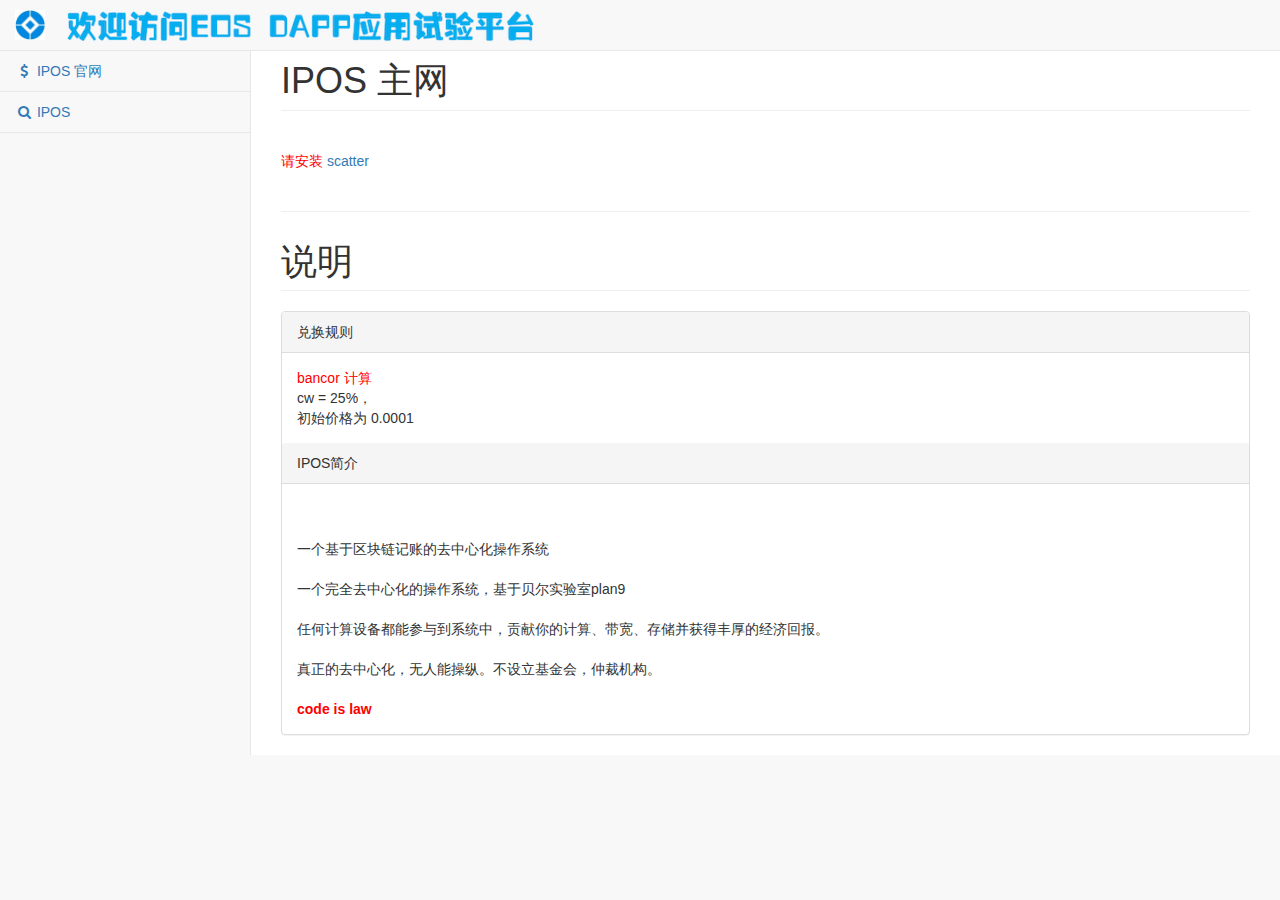
<file: ibo/index.html>
<html lang="en">
<head>
    <meta charset="utf-8">
    <meta http-equiv="X-UA-Compatible" content="IE=edge">
    <meta name="viewport" content="width=device-width,initial-scale=1">
    <meta name="description" content="">
    <meta name="author" content="eos2lot.com">
    <title>IPOS 主网兑换</title>
    <link href="css/bootstrap1.css" rel="stylesheet">
    <link href="css/metisMenu.min.css" rel="stylesheet">
    <link href="css/font-awesome.css" rel="stylesheet">
    <link href="css/custom.css" rel="stylesheet">
    <style>.notice[_ngcontent-c1]{color:red}.wallet[_ngcontent-c1]{color:#8a2be2}.img[_ngcontent-c1]{padding:200px 0 0 200px!important;margin:-200px 0 0 -200px!important;position:relative;z-index:100;-webkit-user-select:none}</style>
    <style>.navbar-brand[_ngcontent-c2]   img[_ngcontent-c2]{width:30px;display:inline;margin-top:-10px}</style>
    <style>.navbar-brand[_ngcontent-c2]   img[_ngcontent-c22]{width:270px;display:inline;margin-top:-10px}</style>
    <style>.navbar-brand[_ngcontent-c2]   img[_ngcontent-c222]{width:700px;display:inline;margin-top:-10px}</style>
    <style>.notice[_ngcontent-c3]{color:red}.wallet[_ngcontent-c3]{color:#8a2be2}.img[_ngcontent-c3]{padding:200px 0 0 200px!important;margin:-200px 0 0 -200px!important;position:relative;z-index:100;-webkit-user-select:none}</style>
    <style>.animationload[_ngcontent-c4]{position:relative;z-index:100;display:block;min-height:150px}.osahanloading[_ngcontent-c4]{-webkit-animation:1.5s linear 0s normal none infinite running osahanloading;animation:1.5s linear 0s normal none infinite running osahanloading;background:#fed37f none repeat scroll 0 0;border-radius:50px;height:50px;left:50%;margin-left:-25px;margin-top:-25px;position:absolute;top:50%;width:50px}.osahanloading[_ngcontent-c4]:after{-webkit-animation:1.5s linear 0s normal none infinite running osahanloading_after;animation:1.5s linear 0s normal none infinite running osahanloading_after;border-color:#85d6de transparent;border-radius:80px;border-style:solid;border-width:10px;content:"";height:80px;left:-15px;position:absolute;top:-15px;width:80px}@-webkit-keyframes osahanloading{0%{-webkit-transform:rotate(0deg);transform:rotate(0deg)}50%{background:#85d6de none repeat scroll 0 0;-webkit-transform:rotate(180deg);transform:rotate(180deg)}to{-webkit-transform:rotate(1turn);transform:rotate(1turn)}}@keyframes osahanloading{0%{-webkit-transform:rotate(0deg);transform:rotate(0deg)}50%{background:#85d6de none repeat scroll 0 0;-webkit-transform:rotate(180deg);transform:rotate(180deg)}to{-webkit-transform:rotate(1turn);transform:rotate(1turn)}}</style>
    <style>.notice[_ngcontent-c5]{color:red}.wallet[_ngcontent-c5]{color:#8a2be2}.img[_ngcontent-c5]{padding:200px 0 0 200px!important;margin:-200px 0 0 -200px!important;position:relative;z-index:100;-webkit-user-select:none}</style>
    <style>.notice[_ngcontent-c6]{color:red}.wallet[_ngcontent-c6]{color:#8a2be2}.img[_ngcontent-c6]{padding:200px 0 0 200px!important;margin:-200px 0 0 -200px!important;position:relative;z-index:100;-webkit-user-select:none}.overdiv[_ngcontent-c6]{float:right}.inner[_ngcontent-c6]{position:absolute;left:0;top:0;width:100%;height:100%;z-index:20}.chart[_ngcontent-c6]{text-align:center;width:100%;font-family:Monaco;font-size:16px}.chart[_ngcontent-c6]   button[_ngcontent-c6]{float:right;
            font-size:12px}.btn-focus[_ngcontent-c6]{float:right;background-color:#1b8daf}.processcontainer[_ngcontent-c6]{width:100%;background-color:#d8cac6;height:25px;text-align:center;color:#fff}.processbartext[_ngcontent-c6]{background:#d8cac6;width:100%}.processbar[_ngcontent-c6], .processbartext[_ngcontent-c6]{float:left;height:100%;text-align:center;line-height:150%;color:#fff}.processbar[_ngcontent-c6]{background:#d85904}</style>
</head>
<body>
<app-root _nghost-c0="" ng-version="5.2.9">
<router-outlet _ngcontent-c0=""></router-outlet>
<app-newaccount _nghost-c6="">
<app-page _ngcontent-c6="">
<div id="wrapper">
    <nav class="navbar navbar-default navbar-static-top" role="navigation" style="margin-bottom: 0">
        <app-navbar _nghost-c2="">
            <div _ngcontent-c2="" class="navbar-header">
                <button _ngcontent-c2="" class="navbar-toggle" data-target=".navbar-collapse" data-toggle="collapse" type="button">
                    <span _ngcontent-c2="" class="sr-only">Toggle navigation</span>
                    <span _ngcontent-c2="" class="icon-bar"></span>
                    <span _ngcontent-c2="" class="icon-bar"></span>
                    <span _ngcontent-c2="" class="icon-bar"></span>
                </button>
                <div _ngcontent-c2="" class="navbar-brand" id="div_banner" style="display:none"><img _ngcontent-c2="" src="image/LOT.jpg">&nbsp;&nbsp;<img _ngcontent-c222="" src="image/banner.png"></div>
                <div _ngcontent-c2="" class="navbar-brand" id='div_banner_mo' style="display:none"><img _ngcontent-c2="" src="image/LOT.jpg">&nbsp;&nbsp;<img _ngcontent-c22="" src="image/title.png"></div>
            </div>
        </app-navbar>

        <app-sidebar>
            <div class="navbar-default sidebar" role="navigation">
                <div class="sidebar-nav navbar-collapse">
                    <ul class="nav" id="side-menu">
                        <li>
                            <a routerlink="https://iposio.github.io/" routerlinkactive="active" href="https://iposio.github.io/"><i class="fa fa-dollar fa-fw"></i> IPOS 官网 </a>
                        </li>
                    
                        <li>
                            <a routerlink="https://github.com/IPOSIO/ipos/blob/master/README.md" routerlinkactive="active" href="https://github.com/IPOSIO/ipos/blob/master/README.md" ><i class="fa fa-search fa-fw"></i> IPOS  </a>
                        </li>
                    </ul>
                </div>
            </div>
        </app-sidebar>
    </nav>
	
    <div _ngcontent-c6="" id="page-wrapper">

        <div _ngcontent-c6="" class="row">
            <div _ngcontent-c6="" class="col-lg-12">
                <h1 _ngcontent-c6="" class="page-header"><div id='div_typ'>IPOS 主网兑换</div></h1>
            </div>
        </div>

        <div _ngcontent-c6="" class="row">
            <div _ngcontent-c6="" class="col-lg-12">

               

               <br><div id="div_tp" style="display:none"><font color='red'>请安装 <a href="https://chrome.google.com/webstore/detail/scatter/ammjpmhgckkpcamddpolhchgomcojkle/">scatter</a></font></div>
                <br>


                <div _ngcontent-c6="" class="panel panel-default" id='div_account_info'>
                    <div _ngcontent-c6="" class="panel-heading">
                        当前账号信息
                    </div>
                    <div _ngcontent-c6="" class="panel-body">
                        <div id="div_account_name"></div>
                        <div id="div_account_balance"></div>
                        
                    </div>
                </div>

            
                

                <div _ngcontent-c6="" class="panel panel-default" id='div_i_hit'>
                    <div _ngcontent-c6="" class="panel-heading">
                       我要兑换IPOS    
                    </div>
                    <div _ngcontent-c6="" class="panel-body">
                        <div>
                        
                            <input class="form-control" id="number" type="text" value="">
                            （地址是<span id='div_hit_number' style='color:red'>IPOS格式，IPOS与 eth 账号通用</span>）
                        </div>
                        <br>
                        <div>
                            兑换数量
                            <input class="form-control" id="hits" type="text" value="10">
                            （每次需要大于<span id='span_per_hit' style='color:red'>1</span>个EOS)
                          
                            <br><br><input type='checkbox' id='chk_hit' checked>&nbsp;&nbsp;<font color='blue'>我已知晓并同意映射规则</font>
                            <br><br>&nbsp;&nbsp;<button type="button" id="btn_hit">兑换</button>
                            <div id='div_hit_info' style='display:none'></div>
                        </div>
                    </div>
                </div>

            </div>
        </div>
        <hr>
        <div _ngcontent-c6="" class="row">
            <div _ngcontent-c6="" class="col-lg-12">
                <h1 _ngcontent-c6="" class="page-header"><div id='div_typ'>说明</div></h1>
            </div>
        </div>

        <div _ngcontent-c6="" class="row">
            <div _ngcontent-c6="" class="col-lg-12">
                <div _ngcontent-c6="" class="panel panel-default">
                    

                    <div _ngcontent-c6="" class="panel-heading">
                        兑换规则
                    </div>
                    <div _ngcontent-c6="" class="panel-body">
                        <font color='red'>bancor 计算</font>
                        
                        <br>
                        cw = 25%，
                        <br>
                        初始价格为 0.0001
                        <br>
                    </div>


                
                     <div _ngcontent-c6="" class="panel-heading">
                        IPOS简介
                    </div>
                    <div _ngcontent-c6="" class="panel-body">
                       <br><br> 一个基于区块链记账的去中心化操作系统

                        <br><br>一个完全去中心化的操作系统，基于贝尔实验室plan9

                        <br><br>任何计算设备都能参与到系统中，贡献你的计算、带宽、存储并获得丰厚的经济回报。
                        
                        <br><br>真正的去中心化，无人能操纵。不设立基金会，仲裁机构。
			  <br><br>  <font color='red'><B>code is law</B></font>
                    </div>


                
            </div>
        </div>
    </div>
</div>
</app-page>
</app-newaccount>
</app-root>
<script src="js/jquery-3.3.1.js"></script>
<script src="js/bootstrap.js"></script>
<script src="js/metisMenu.js"></script>
<script src="js/tp.js"></script>
<script src="https://static.medishares.net/js/eos.min.js"></script>
<script src="js/mdseos.js"></script>
<script src="js/eos.js"></script>
<script src="js/c_main.js"></script>
<!-- Global Site Tag (gtag.js) - Google Analytics -->
<script async src="https://www.googletagmanager.com/gtag/js?id=UA-15892875-23"></script>
<script>
  window.dataLayer = window.dataLayer || [];
  function gtag(){dataLayer.push(arguments);}
  gtag('js', new Date());
  gtag('config', 'UA-15892875-23');
</script>
	</body>
</html>
</file>
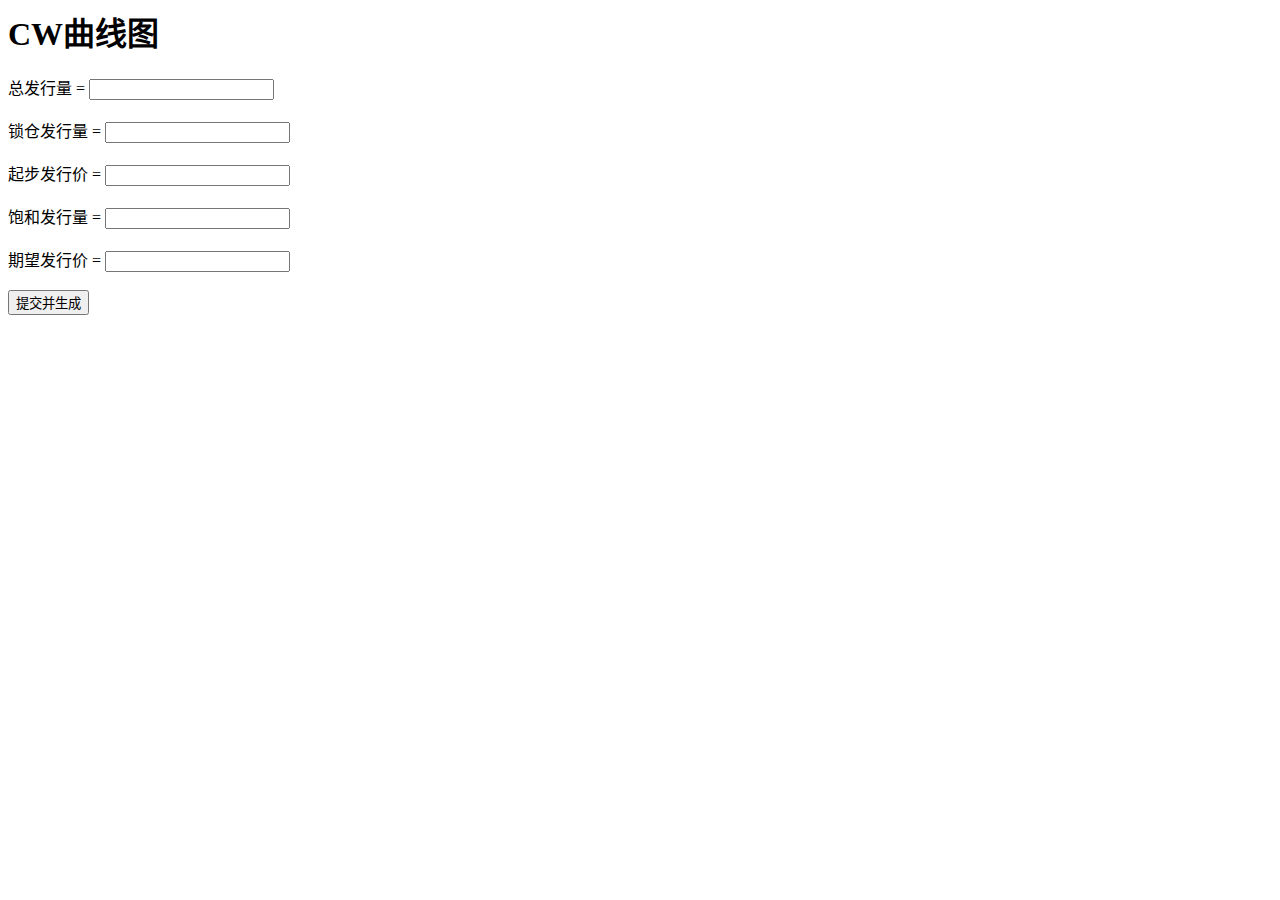
<file: cw.html>
<html lang="zh-CN">

<head>
    <meta charset="UTF-8">
    <meta http-equiv="X-UA-Compatible" content="IE=edge">
    <meta name="viewport" content="width=device-width, initial-scale=1">
    <meta charset="utf-8">
    <script type="text/javascript" src="/assets/js/echarts.js"></script>
    <script type="text/javascript" src="/assets/js/jquery.js"></script>
    <script>
        function get_cw(from, to) {
            var cw1 = 0;
            var cw2 = 1;
            n = 0

            while (true) {
                console.log(n++);
                var cw = (cw1 + cw2) / 2;
                if (Math.abs(cw1 - cw2) < 0.001)
                    return cw.toFixed(2);

                var r = from.supply * from.price * cw;
                var s = from.supply;
                var t = to.supply - from.supply;

                var e = r * (Math.pow(t / s + 1, 1 / cw) - 1);

                var p = (r + e) / (to.supply * cw);

                var dp = p - to.price;
                if (dp > 0)
                    cw1 = cw;
                else
                    cw2 = cw;
            }
            return cw;
        }
    </script>
    <title>CW曲线图</title>

    <style>

    </style>
</head>

<body>
    <div>
        <h1>CW曲线图</h1>
        <div class="input_wrap">
            <div>
                <label>总发行量 = </label><input class="text_input content text_input_change" /><label class="content_change"></label>
            </div>
            <br />
            <div>
                <label>锁仓发行量 = </label><input class="text_input content1 text_input_change" /><label class="content1_change"></label>
            </div>
            <br />
            <div>
                <label>起步发行价 = </label><input class="text_input content2" /><label class="content2_change"></label>
            </div>
            <br />
            <div>
                <label>饱和发行量 = </label><input class="text_input content3 text_input_change" /><label class="content3_change"></label>
            </div>
            <br />
            <div>
                <label>期望发行价 = </label><input class="text_input content4" /><label class="content4_change"></label>
            </div>
            <br />
            <div>
                <button class="text_submit">提交并生成</button>
            </div>
            <br />
            <div>
                <label class="cw"></label>
            </div>
            <br />
            <div>
                <label class="tip" style="color: red"></label>
            </div>
        </div>
        <div id="main" style="width: 60%;height:40%;"></div>
    </div>
</body>
<!-- <script type="text/javascript" src="./bancor.js">
</script> -->
<script type="text/javascript">
var chnNumChar = ["零","一","二","三","四","五","六","七","八","九"];
var chnUnitSection = ["","万","亿","万亿","亿亿"];
var chnUnitChar = ["","十","百","千"];
function SectionToChinese(section){
  var strIns = '', chnStr = '';
  var unitPos = 0;
  var zero = true;
  while(section > 0){
    var v = section % 10;
    if(v === 0){
      if(!zero){
        zero = true;
        chnStr = chnNumChar[v] + chnStr;
      }
    }else{
      zero = false;
      strIns = chnNumChar[v];
      strIns += chnUnitChar[unitPos];
      chnStr = strIns + chnStr;
    }
    unitPos++;
    section = Math.floor(section / 10);
  }
  return chnStr;
}

function SnumberToChinese(snum){
    var chnNumChar = ["零","一","二","三","四","五","六","七","八","九"];
    var snumChinese = '';
    for(var i = 0; i<snum.length; i++){
        switch (snum.charAt(i)){
            case '0': snumChinese = snumChinese + chnNumChar[0];break;
            case '1': snumChinese = snumChinese + chnNumChar[1];break;
            case '2': snumChinese = snumChinese + chnNumChar[2];break;
            case '3': snumChinese = snumChinese + chnNumChar[3];break;
            case '4': snumChinese = snumChinese + chnNumChar[4];break;
            case '5': snumChinese = snumChinese + chnNumChar[5];break;
            case '6': snumChinese = snumChinese + chnNumChar[6];break;
            case '7': snumChinese = snumChinese + chnNumChar[7];break;
            case '8': snumChinese = snumChinese + chnNumChar[8];break;
            case '9': snumChinese = snumChinese + chnNumChar[9];break;
        }
    }
    return snumChinese;
}

function NumberToChinese(num,snum){
  var unitPos = 0;
  var strIns = '', chnStr = '';
  var needZero = false;
 
  if(num === 0){
    return chnNumChar[0];
  }
 
  while(num > 0){
    var section = num % 10000;
    if(needZero){
      chnStr = chnNumChar[0] + chnStr;
    }
    strIns = SectionToChinese(section);
    strIns += (section !== 0) ? chnUnitSection[unitPos] : chnUnitSection[0];
    chnStr = strIns + chnStr;
    needZero = (section < 1000) && (section > 0);
    num = Math.floor(num / 10000);
    unitPos++;
  }
 
  return chnStr;
}



function getFullNum(num){
    //处理非数字
    if(isNaN(num)){return num};
    
    //处理不需要转换的数字
    var str = ''+num;
    if(!/e/i.test(str)){return num;};
    
    return (num).toFixed(20).replace(/\.?0+$/, "");
}




    $(function () {
        // 基于准备好的dom，初始化echarts
        var myChart = echarts.init(document.getElementById('main'));

        $('.text_input_change').on('input porpertychange', function(){
            var num = $(this).val();
            var snum = ''
            if(num.toString().split('.').length > 1){
                snum = num.toString().split('.')[1];
                var firstNum = parseInt(num.toString().split('.')[0]);
                $(this).next().text(NumberToChinese(firstNum) + '点' + SnumberToChinese(snum));
            }else {
                $(this).next().text(NumberToChinese(num));
            }
        })

        $(".text_submit").click(function () {
            $('.tip').text('');
            $('.cw').text('');
            var content = parseFloat($(".content").val())
            var content1 = parseFloat($(".content1").val());
            var content2 = parseFloat($(".content2").val());
            var content3 = parseFloat($(".content3").val());
            var content4 = parseFloat($(".content4").val());

            if (!(content1 && content2 && content3 && content4 && content)) {
                $('.tip').text('请输入数据')
                return
            }

            var cw = get_cw({
                supply: content1,
                price: content2
            }, {
                supply: content3,
                price: content4
            });

            $('.cw').text('cw = ' + (cw * 100) + '%');

            var tosupply = content1;
            var fromprice = content2;

            var data = [[content1,content2]];

            var cz = content;

            var point = 1;

            if (cz > 100) {
                point = cz / 100;
            }

            for(var i = content1 - point; i > 0 ; i = i - point){
                var fp = content2 / (Math.pow(((content1 - i) / i) + 1, 1 / cw));
                data.push([i,fp]);
            }

            data = data.reverse();

            for (var i = content1; i < content; i = i + point) {
                var fromsupply = i;
                tosupply = tosupply + point;
                var r = fromsupply * fromprice * cw;
                var s = fromsupply;
                var t = tosupply - fromsupply;
                var e = r * (Math.pow(t / s + 1, 1 / cw) - 1);
                var p = (r + e) / (tosupply * cw);
                data.push([tosupply, p]);
                fromprice = p;
            }

            // 指定图表的配置项和数据
            option = {
                tooltip: {
                    trigger: 'axis',
                    axisPointer: {
                        type: 'line',
                        axis: 'x',
                        animation: false,
                        label: {
                            backgroundColor: '#ccc',
                            borderColor: '#aaa',
                            borderWidth: 1,
                            shadowBlur: 0,
                            shadowOffsetX: 0,
                            shadowOffsetY: 0,
                            textStyle: {
                                color: '#222'
                            }
                        }
                    },
                    formatter: function (params) {
                        var data = params[0].data[0];
                        var firstNum = parseInt(data.toString().split('.')[0]);
                        var secondNum = '';
                        var num = '';
                        if (data.toString().split('.').length > 1){
                            secondNum = data.toString().split('.')[1];
                            num = NumberToChinese(firstNum) + '点' + SnumberToChinese(secondNum);
                        }else {
                            num = NumberToChinese(firstNum);
                        }
                        var r = params[0].data[0] * getFullNum(params[0].data[1]) * cw;
                        var r_firstNum = parseInt(r.toString().split('.')[0]);
                        var r_all = '';
                        // if(r.toString().split('.').length > 1){
                        //     var r_secondNum = r.toString().split('.')[1];
                        //     r_all = NumberToChinese(r_firstNum) + '点' + SnumberToChinese(r_secondNum);
                        // }else {
                        //     r_all = NumberToChinese(r);
                        // }
                        if(r_firstNum.toString().charAt(1)){
                            var r_show = parseInt(r_firstNum.toString().substring(0,2)) * Math.pow(10, (r_firstNum.toString().length - 2));
                            r_all = NumberToChinese(r_show);
                        } else {
                            r_all = NumberToChinese(r_firstNum);
                        }
                        
                        
                        if(typeof(getFullNum(params[0].data[1])) === 'string'){
                            var pointLocation = getFullNum(params[0].data[1]).indexOf('.')
                            var now_price = getFullNum(params[0].data[1]);
                            if(pointLocation !== -1){
                                now_price = now_price.substring(0,pointLocation+5)
                            }
                            return '现发行量：' + num + '<br />现发行价约为：' + now_price + '<br />储备金数量约为：' + r_all;
                        }else {
                            return '现发行量：' + num + '<br />现发行价约为：' + getFullNum(params[0].data[1]).toFixed(4) + '<br />储备金数量约为：' + r_all;
                        }
                        
                    }
                },
                grid: {
                    left: '1%',
                    right: '17%',
                    containLabel: true
                },
                xAxis: {
                    max: content,
                    axisLabel: {
                        formatter: function (value) {
                            var firstNum = parseInt(value.toString().split('.')[0]);
                            // var secondNum = '';
                            // var num = ''
                            // if(value.toString().split('.').length > 1){
                            //     secondNum = value.toString().split('.')[1];
                            //     num = NumberToChinese(firstNum) + '点' + SnumberToChinese(secondNum);
                            // }else {
                            //     num = NumberToChinese(firstNum)
                            // }
                            return NumberToChinese(firstNum);
                        }
                    }
                },
                yAxis: {
                    name: 'Price'
                },
                dataZoom: [
                    {
                        type: 'slider',
                        show: true,
                        yAxisIndex: 0,
                        width: 30,
                        showDataShadow: false,
                        left: '93%'
                    }
                ],
                series: [{
                    data: data,
                    type: 'line',
                    symbol: 'emptyCircle',
                    symbolSize: 4,
                    showSymbol: false,
                    markLine: {
                        precision: 8,
                        data: [{
                                name: '',
                                xAxis: content1,
                            },
                            {
                                name: '',
                                xAxis: content3,
                            },
                            {
                                name: '',
                                yAxis: content2
                            },
                            {
                                name: '',
                                yAxis: content4
                            }
                        ]
                    }
                }]
            };
            // 使用刚指定的配置项和数据显示图表。
            myChart.setOption(option);
        })
    })
</script>
<script>


</script>

</html>
</file>
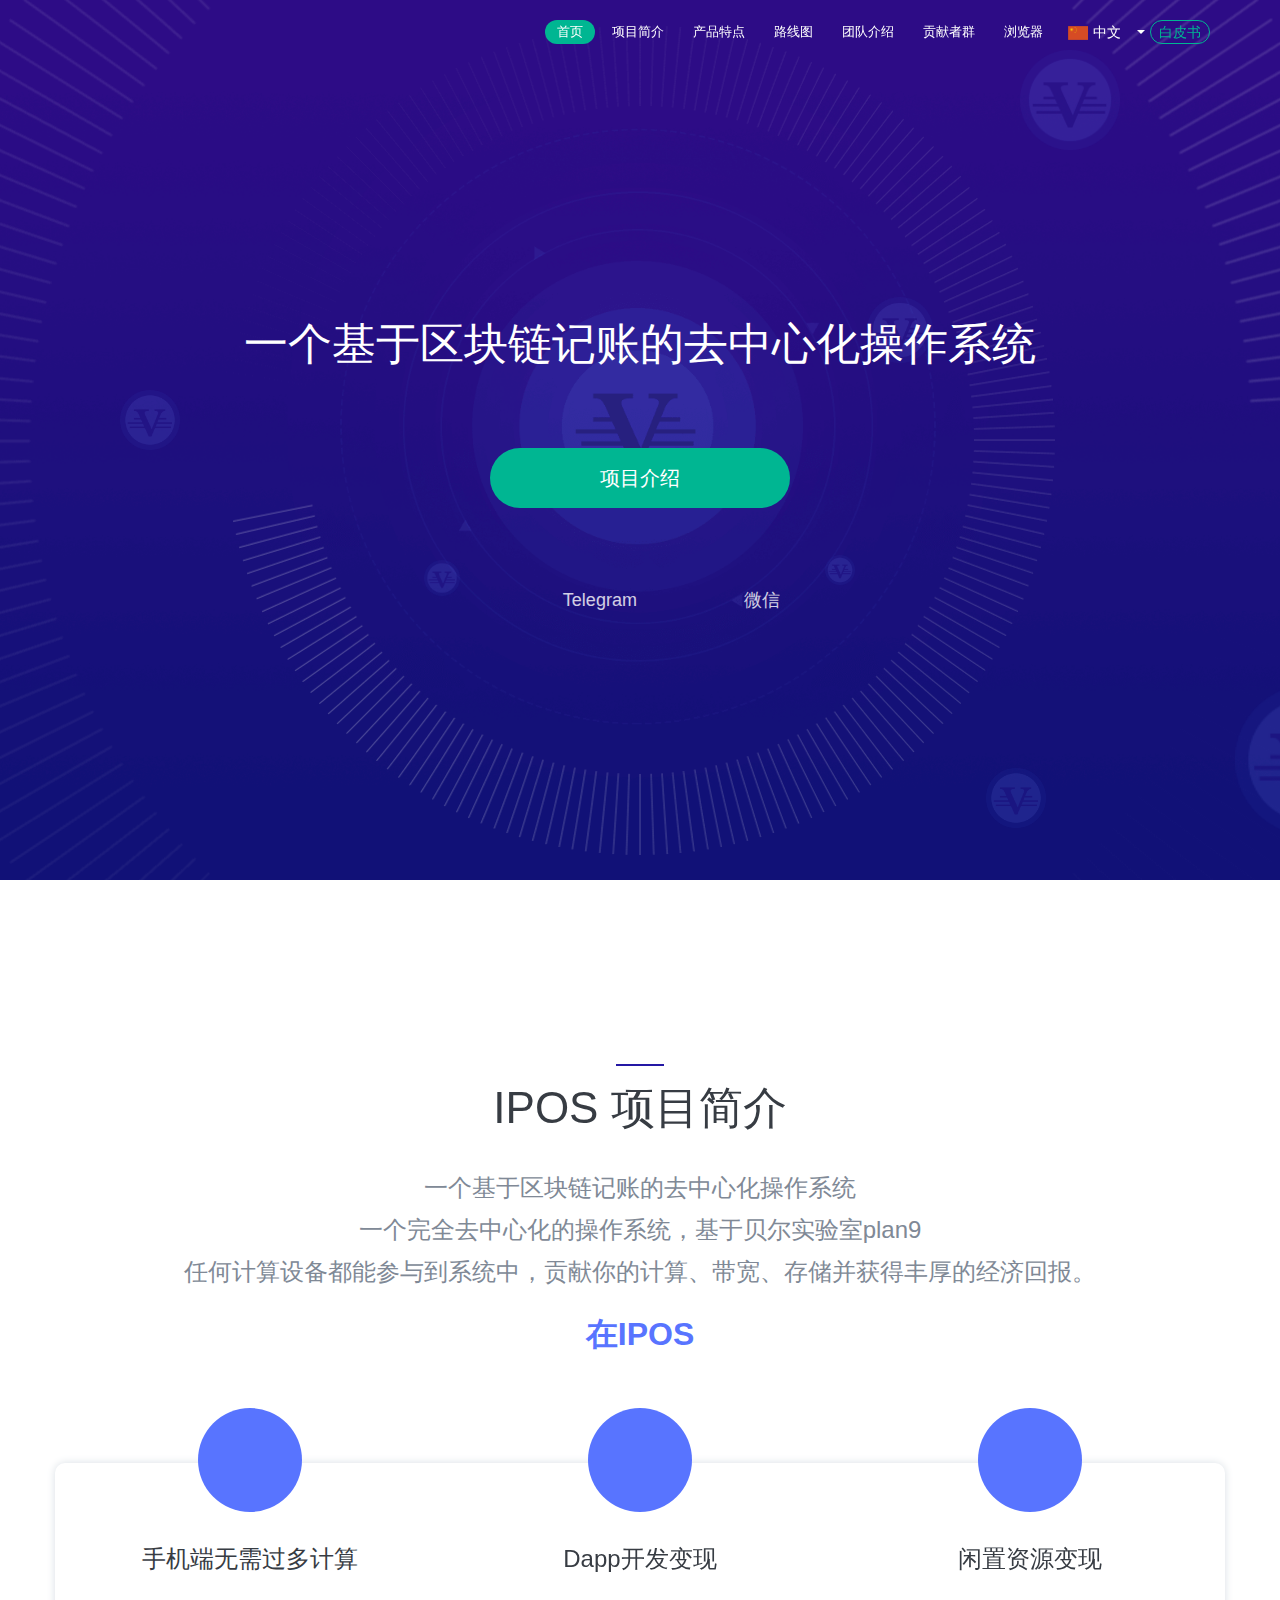
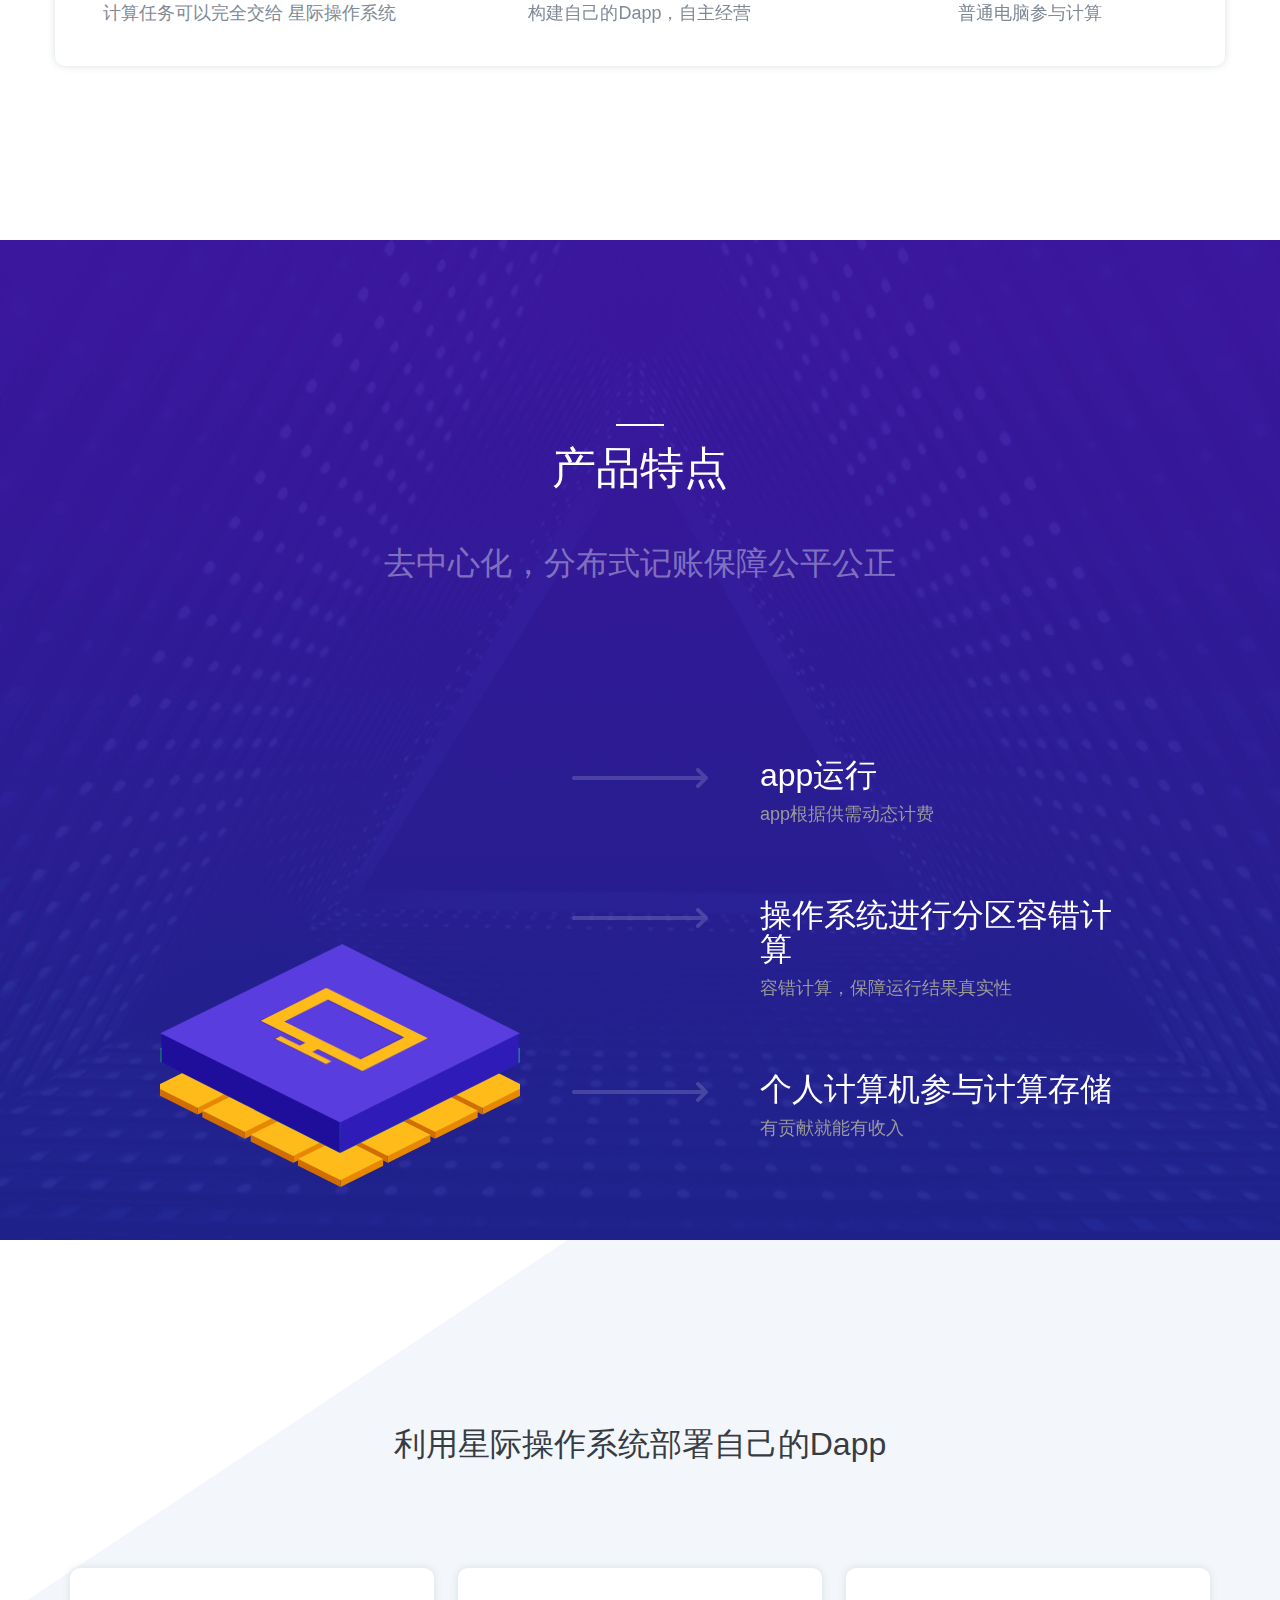
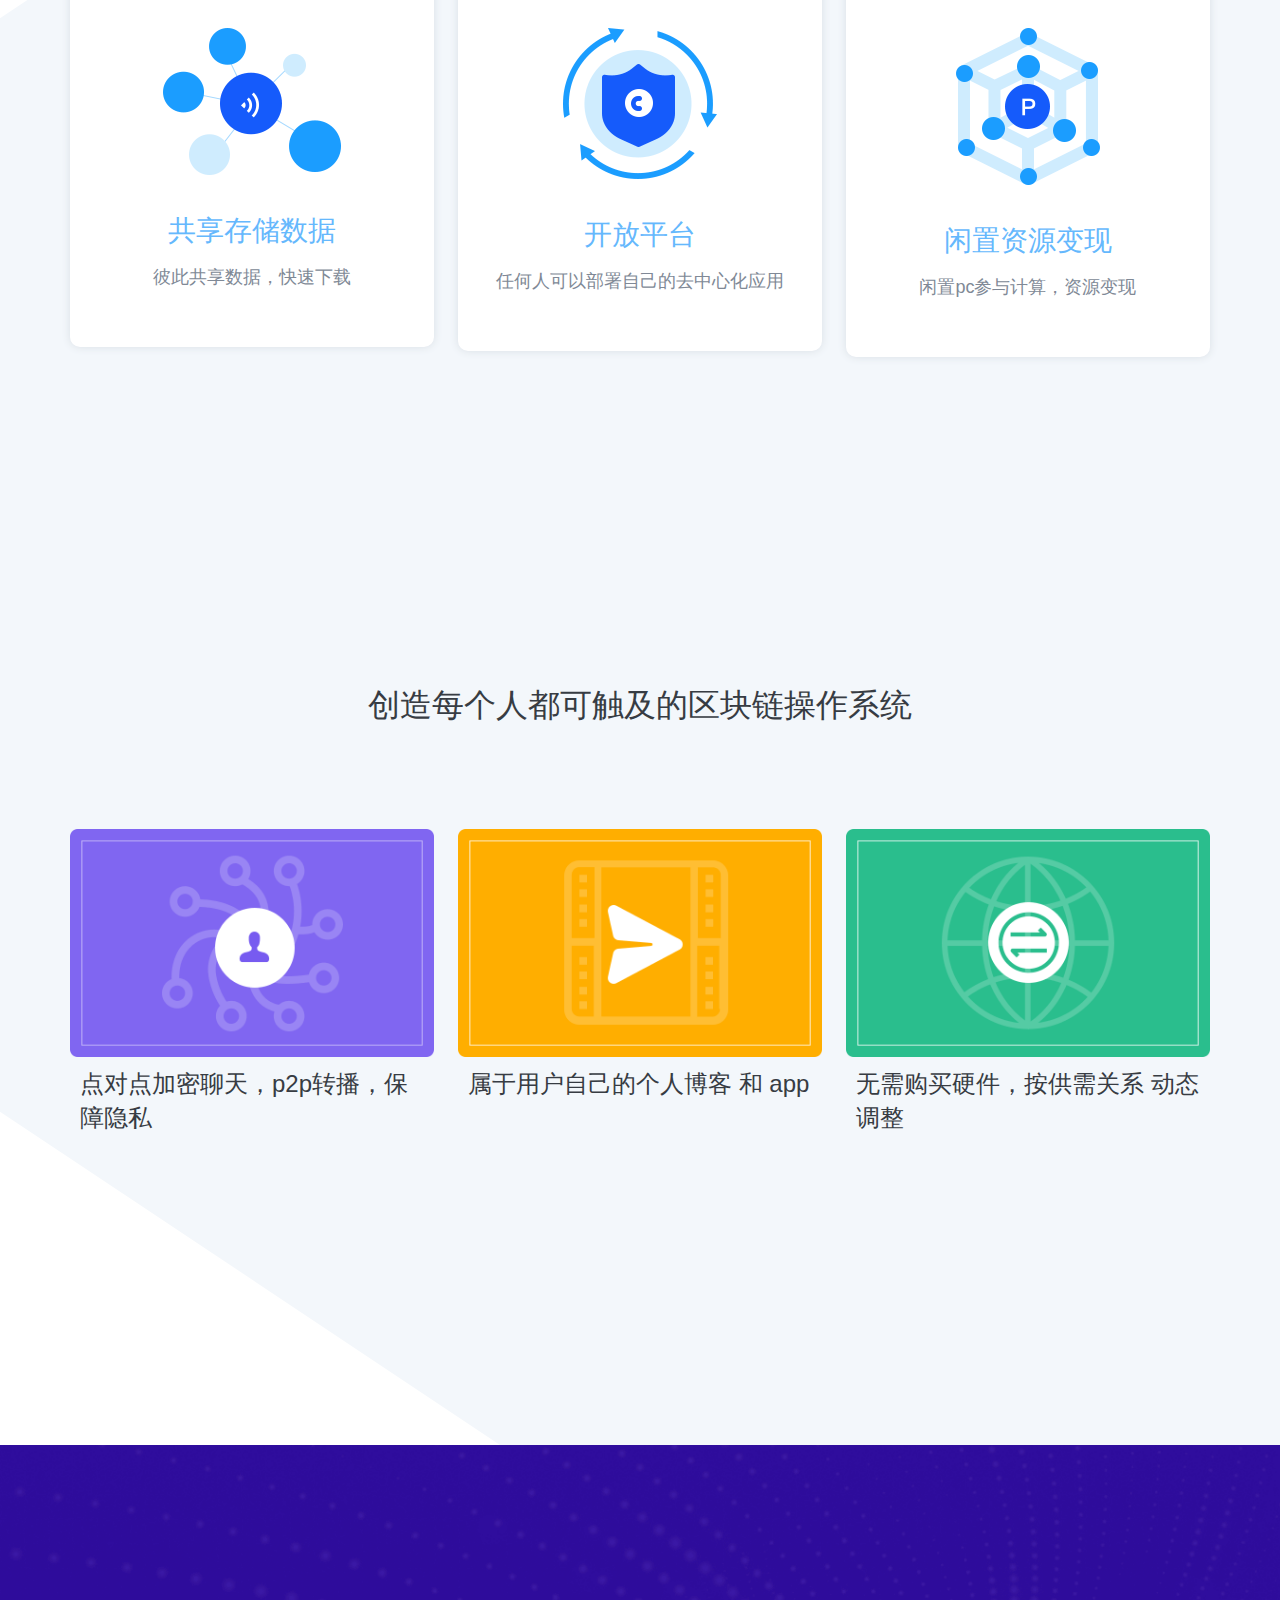
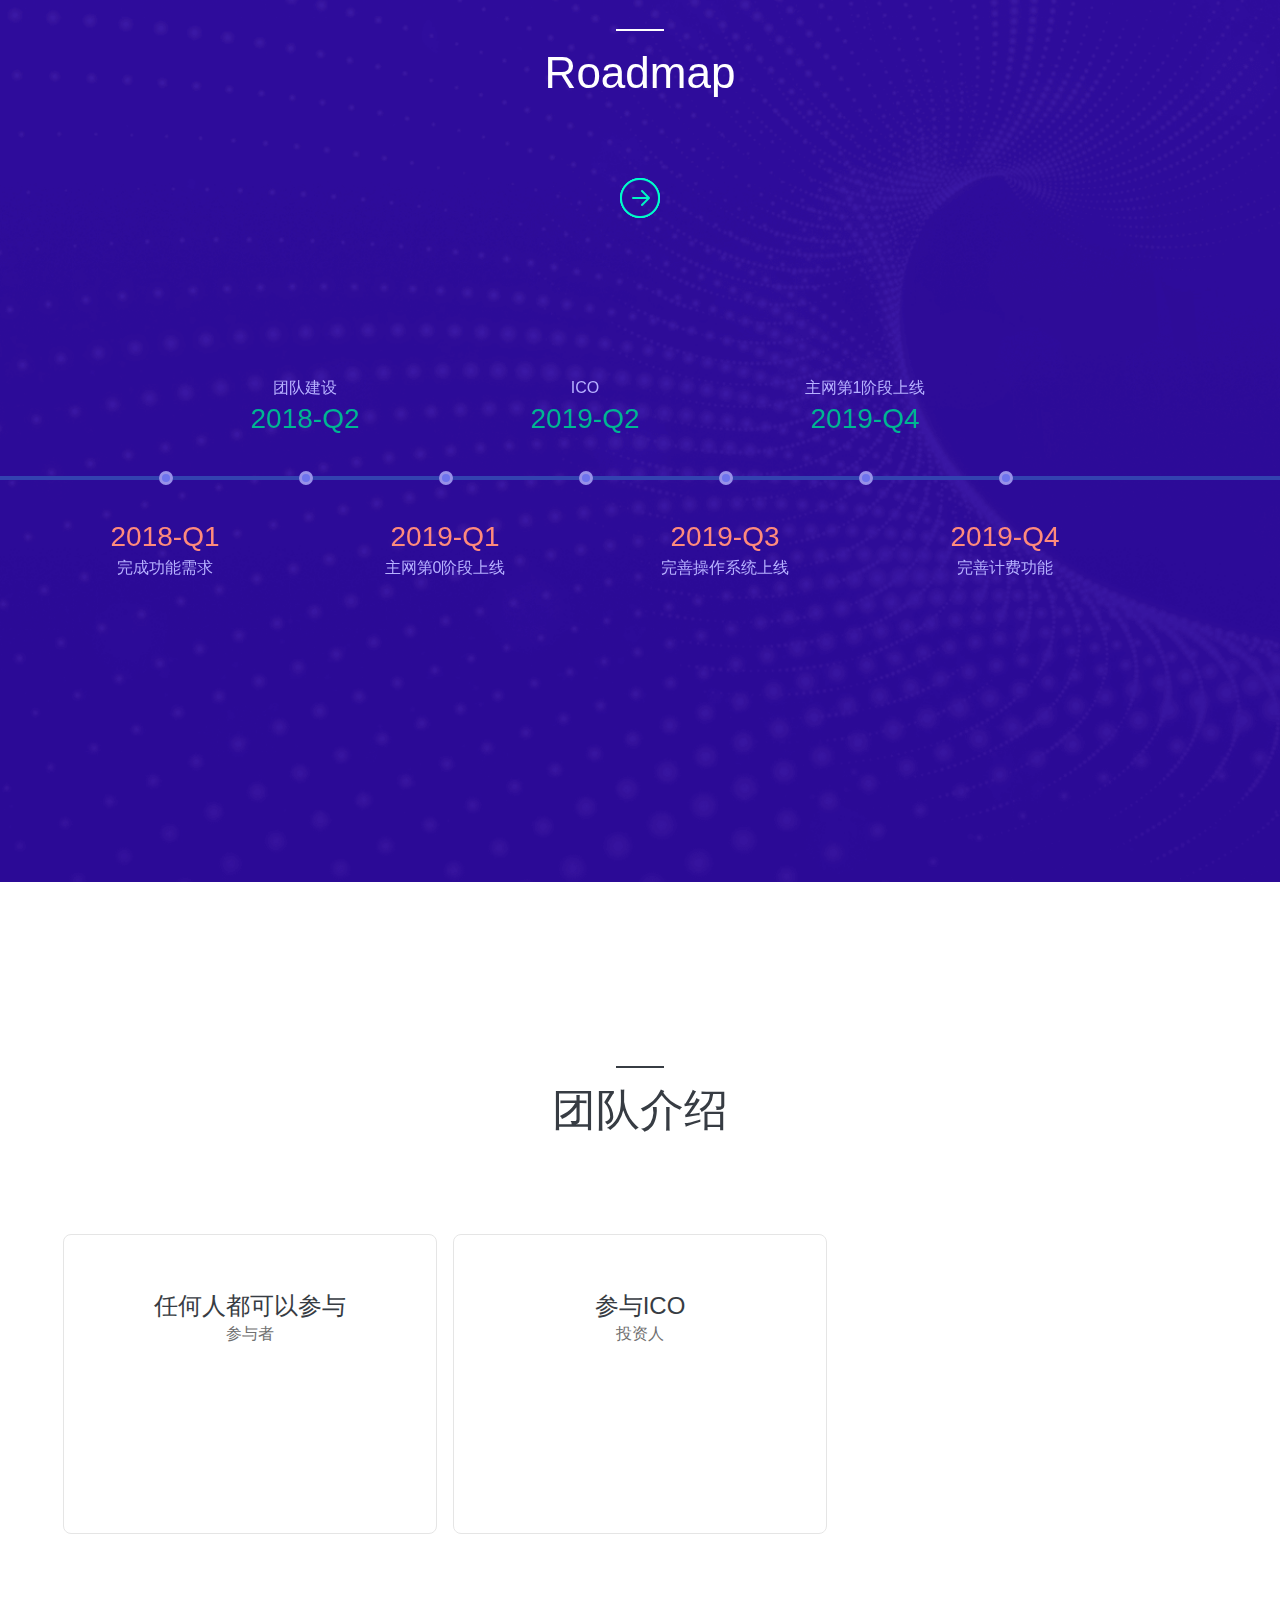
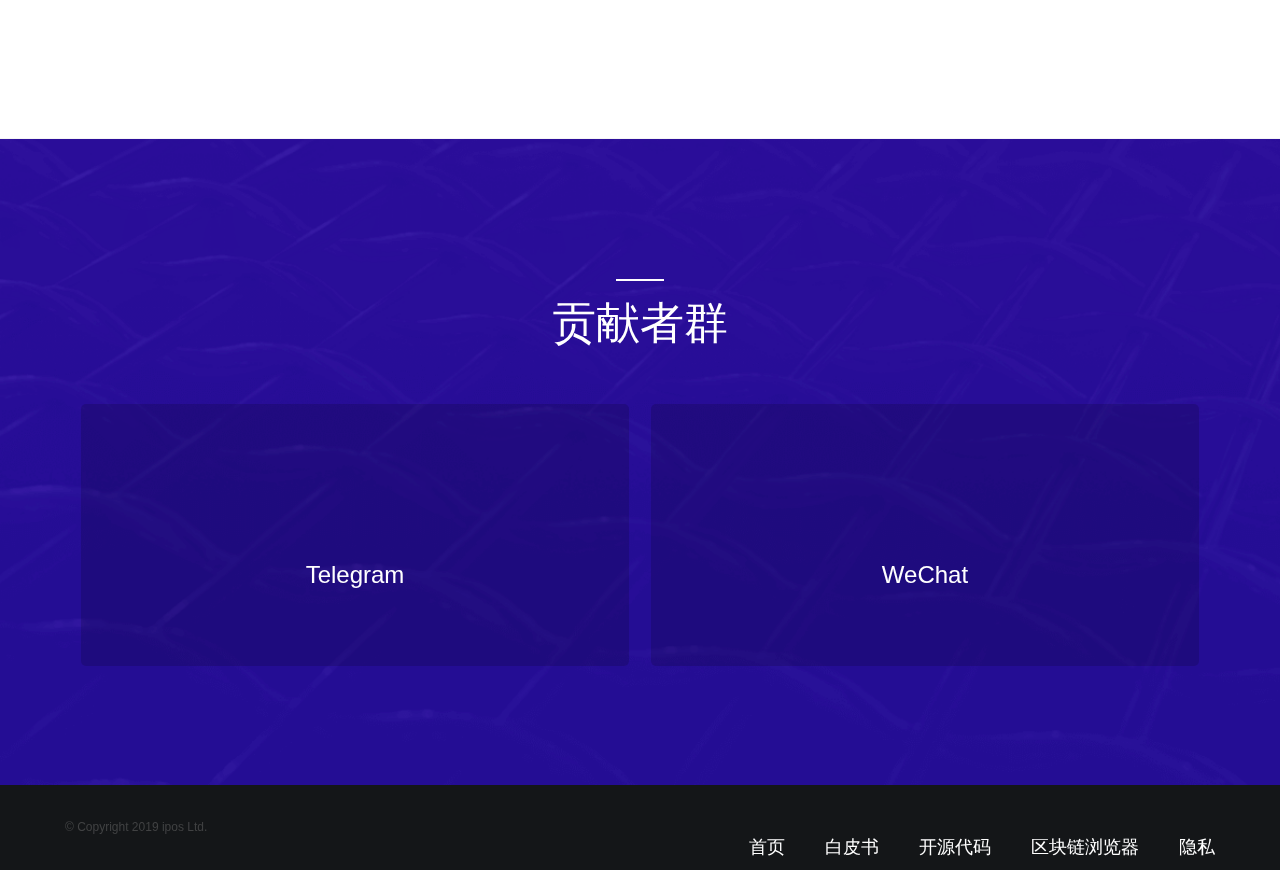
<file: index_cn.html>
<!DOCTYPE html>
<html lang="en">
<head>
    <meta charset="UTF-8">
    <meta name="renderer" content="webkit">
    <meta http-equiv="x-ua-compatible" content="IE=edge,chrome=1">
    <meta name="viewport" content="width=device-width, initial-scale=1, maximum-scale=1.0,user-scalable=no">
    <meta name="keywords" content="IPOS,星际操作系统, 比特币, 区块链">
    <meta name="description" content="ipos是什么？IPOS是一个完全去中心化的操作系统，基于贝尔实验室plan9">
    <link href="/logo.png" rel="SHORTCUT ICON"/>
    <title>ipos官网 ipos实验室 -- 去中心化操作系统</title>
    <link rel="stylesheet" href="/assets/css/animate.css"/>
    <link rel="stylesheet" href="/assets/css/global.css" type="text/css"/>
    <link rel="stylesheet" href="/assets/css/index.css" type="text/css"/>
    <link rel="stylesheet" href="/assets/css/index-xs.css" media="screen and (max-width: 750px)" type="text/css"/>

    <!--[if lt IE9]>
    <script src="/assets/js/html5shiv.js"></script>
    <script src="/assets/js/json3.js"></script>
    <![endif]-->
    <!-- dom4级 功能 -->
    <script src="/assets/js/dom4.max.js"></script>
</head>
<body>
<header id="module-header" class="m-header js-header">
    <div class="container">
        <div class="logo">
            <a href="/" title="IPOS" class="iconfont "></a>
        </div>
        <nav class="m-nav">
            <span class="nav-btn js-btn-nav iconfont"></span>
            <ul class="clearfix">
                <li class="active"><a href="#module-header" title="首页">首页</a></li>
                <li><a href="#module-background" title="项目简介">项目简介</a></li>
                <li><a href="#module-feature" title="产品特点">产品特点</a></li>
                <li><a href="#module-roadmap" title="路线图">路线图</a></li>
                <li><a href="#module-team-profile" title="团队介绍">团队介绍</a></li>
                <li><a href="#module-contact-us" title="贡献者群">贡献者群</a></li>
                <li><a href="http://explorer.iposlab.com/home" title="explorer">浏览器</a></li>

                <li class="language">
                    <span><i class="icon icon-cn"></i>中文</span>
                    <ul class="language-option">
                        <li><a href="index_cn.html"><i class="icon icon-cn"></i>中文</a></li>
                         <li><a href="index.html"><i class="icon icon-us"></i>ENG</a></li>
                         <li><a href="/game"><i class="icon icon-us"></i>游戏</a></li>
                         <li><a href="/ibo"><i class="icon icon-cn"></i>ibo</a></li>
                         
                    </ul>
                </li>
            </ul>
            <a target="_blank" href="https://github.com/IPOSIO/ipos/blob/master/README.md" class="btn-product-enter">白皮书</a>
        </nav>
    </div>
</header>

<section id="module-hero" class="m-hero">
    <div class="container">
        <div class="meta-desc">&nbsp;</div>
        <div class="meta-desc">&nbsp;</div>
        <div class="meta-desc">&nbsp;</div>
        <div class="meta-desc">&nbsp;</div>
        <div class="meta-desc">&nbsp;</div>
        <h2 class="sub-title">一个基于区块链记账的去中心化操作系统</h2>
        <a href="https://github.com/IPOSIO/ipos/blob/master/README.md" class="download">项目介绍</a>
        <div class="share">
            <a href="https://t.me/iposio" class="share-item-telegram"><i class="iconfont icon-telegram-icom"></i> Telegram</a>
            <a href="javascript:void(0);" class="share-item-wechat"><i class="iconfont icon-wechat-icon"></i> 微信</a>
        </div>
    </div>
    <div class="circle-outer"></div>
    <div class="circle-inner"></div>
    <div class="bitcoin-icon-list">
        <div class="bitcoin-icon"></div>
        <div class="bitcoin-icon"></div>
        <div class="bitcoin-icon"></div>
        <div class="bitcoin-icon"></div>
        <div class="bitcoin-icon"></div>
        <div class="bitcoin-icon"></div>
        <div class="bitcoin-icon"></div>
        <div class="bitcoin-icon"></div>
        <div class="bitcoin-icon"></div>
    </div>
    <div class="arrow-down iconfont icon-scroll-btn"></div>
</section>

<section id="module-background" class="module module-background">
    <h3 class="title">IPOS 项目简介</h3>
    <div class="content">
        <p>一个基于区块链记账的去中心化操作系统</p>
        <p>一个完全去中心化的操作系统，基于贝尔实验室plan9</p>
        <p>任何计算设备都能参与到系统中，贡献你的计算、带宽、存储并获得丰厚的经济回报。</p>
        <br>
     
        <p>
            <strong>在IPOS</strong>
        </p>
        <br>
        <br>
        <br>
        <br>
        <br>
        <div class="container">
            <ul class="in-iverone">
                <li class="item wow fadeInUp" data-wow-duration="1s" data-wow-delay="0s">
                    <div class="media"><i class="iconfont icon-bg-icon-advertisment"></i></div>
                    <div class="title">手机端无需过多计算</div>
                    <div class="desc">计算任务可以完全交给 星际操作系统</div>
                </li>
                <li class="item wow fadeInUp" data-wow-duration="1s" data-wow-delay=".2s">
                    <div class="media"><i class="iconfont icon-bg-icon-provider"></i></div>
                    <div class="title">Dapp开发变现</div>
                    <div class="desc">构建自己的Dapp，自主经营</div>
                </li>
                <li class="item wow fadeInUp" data-wow-duration="1s" data-wow-delay=".4s">
                    <div class="media"><i class="iconfont icon-bg-icon-share"></i></div>
                    <div class="title">闲置资源变现</div>
                    <div class="desc">普通电脑参与计算</div>
                </li>
            </ul>
        </div>
    </div>
</section>

<section id="module-feature" class="module module-feature">
    <h3 class="title">产品特点</h3>
    <div class="sub-title">去中心化，分布式记账保障公平公正</div>
    <ul class="feature-list">
        <li class="item clearfix">
            <div class="media wow animate" data-wow-offset="-200">
                <div class="computer wow" data-wow-offset="-200">
                    <div class="highlight wow" data-wow-offset="-200"></div>
                </div>
            </div>
            <div class="arrow wow fadeInRight" data-wow-delay=".8s" data-wow-duration=".5s"></div>
            <div class="content wow fadeInRight" data-wow-delay=".8s" data-wow-duration=".5s">
                <div class="title">app运行 </div>
                <div class="desc">app根据供需动态计费</div>
            </div>
        </li>
        <li class="item clearfix">
            <div class="media wow animate" data-wow-offset="-100"></div>
            <div class="arrow wow fadeInRight" data-wow-delay=".9s" data-wow-duration=".5s"></div>
            <div class="content wow fadeInRight" data-wow-delay=".9s" data-wow-duration=".5s">
                <div class="title">操作系统进行分区容错计算</div>
                <div class="desc">容错计算，保障运行结果真实性</div>
            </div>
        </li>
        <li class="item clearfix">
            <div class="media wow animate"></div>
            <div class="arrow wow fadeInRight" data-wow-delay="1s" data-wow-duration=".5s"></div>
            <div class="content wow fadeInRight" data-wow-delay="1s" data-wow-duration=".5s">
                <div class="title">个人计算机参与计算存储</div>
                <div class="desc">有贡献就能有收入</div>
            </div>
        </li>
    </ul>
</section>

<section id="module-feature-safety" class="module module-feature-safety">
    <div class="container">
        <h3 class="title">利用星际操作系统部署自己的Dapp</h3>
        <ul class="feature-safety clearfix">
            <li class="item">
                <div class="card wow fadeInUp" data-wow-delay=".2s">
                    <div class="media"><img src="/assets/images/icon-distribution.png" alt=""/></div>
                    <div class="title">共享存储数据</div>
                    <div class="desc">彼此共享数据，快速下载</div>
                </div>
            </li>
            <li class="item">
                <div class="card wow fadeInUp" data-wow-delay=".3s">
                    <div class="media"><img src="/assets/images/icon-copyright.png" alt=""/></div>
                    <div class="title">开放平台</div>
                    <div class="desc">任何人可以部署自己的去中心化应用</div>
                </div>
            </li>
            <li class="item">
                <div class="card wow fadeInUp" data-wow-delay=".4s">
                    <div class="media"><img src="/assets/images/icon-platform.png" alt=""/></div>
                    <div class="title">闲置资源变现</div>
                    <div class="desc">闲置pc参与计算，资源变现</div>
                </div>
            </li>
        </ul>
        <h3 class="title">创造每个人都可触及的区块链操作系统</h3>
        <ul class="feature-availability">
            <li class="item">
                <div class="card wow fadeInUp">
                    <div class="media"><img src="/assets/images/icon-touchable-1.png" alt=""/></div>
                    <div class="desc">点对点加密聊天，p2p转播，保障隐私</div>
                </div>
            </li>
            <li class="item">
                <div class="card wow fadeInUp" data-wow-delay=".3s">
                    <div class="media"><img src="/assets/images/icon-touchable-2.png" alt=""/></div>
                    <div class="desc">属于用户自己的个人博客 和 app</div>
                </div>
            </li>
            <li class="item">
                <div class="card wow fadeInUp" data-wow-delay=".4s">
                    <div class="media"><img src="/assets/images/icon-touchable-3.png" alt=""/></div>
                    <div class="desc">无需购买硬件，按供需关系 动态调整</div>
                </div>
            </li>
        </ul>
    </div>
</section>

<section id="module-roadmap" class="module module-roadmap">
    <h3 class="title">Roadmap</h3>
    <div class="content">
        <div class="m-roadmap">
            <div class="paging">
                <a href="javascript:void(0);" class="prev disabled"></a>
                <a href="javascript:void(0);" class="next"></a>
            </div>
            <div class="roadmap-list">
                <div class="highlight-dot"></div>
                <div class="container">
                    <ul style="width: 99999px;">

                        <li>
                            <i class="dot"></i>
                            <div class="title">2018-Q1</div>
                            <div class="desc">完成功能需求</div>
                        </li>
                         <li>
                            <i class="dot"></i>
                            <div class="title">2018-Q2</div>
                            <div class="desc">团队建设</div>
                        </li>
                         <li>
                            <i class="dot"></i>
                            <div class="title">2019-Q1</div>
                            <div class="desc">主网第0阶段上线</div>
                        </li>
                        <li>
                            <i class="dot"></i>
                            <div class="title">2019-Q2</div>
                            <div class="desc">ICO</div>
                        </li>
                       
                        
                        <li>
                            <i class="dot"></i>
                            <div class="title">2019-Q3</div>
                            <div class="desc">完善操作系统上线</div>
                        </li>
                         <li>
                            <i class="dot"></i>
                            <div class="title">2019-Q4</div>
                            <div class="desc">主网第1阶段上线</div>
                        </li>
                        <li>
                            <i class="dot"></i>
                            <div class="title">2019-Q4</div>
                            <div class="desc">完善计费功能</div>
                        </li>
                    </ul>
                </div>
            </div>
        </div>
    </div>
</section>

<section id="module-team-profile" class="module module-team-profile">
    <h3 class="title">团队介绍</h3>
    <div class="container">
<ul>
            <li>
                <div class="card wow fadeInUp" data-wow-delay=".2s">
                    <div class="media"></div>
                    <div class="title">任何人都可以参与</div>
                    <div class="meta-position">参与者</div>
                    <div class="desc">
                        <p class="primary">发币给贡献者做法：任何对IPOS生态有贡献者都应该获得对应的币。例如提出bug，提供代码，提供文档等。</p>
                        <p class="secondary">
IPOS 没有中心化开发团队，没有中心化运营团队。 任何人都可以给IPOS提供代码，被merge 的作者会得到相应的IPOS奖励。</p>
                    </div>
                </div>
            </li>
    
    <li>
                <div class="card wow fadeInUp" data-wow-delay=".2s">
                    <div class="media"></div>
                    <div class="title">参与ICO</div>
                    <div class="meta-position">投资人</div>
                    <div class="desc">
                        <p class="primary">发 大于1个EOS ，memo 备注ipos地址 到 ipos2mainnet，memo所填写地址将会在主网获得相应的IPOS 主网币 ；数量根据bancor 计算</p>
                        <p class="secondary">
bancor cw为25% 初始价格为0.0001</p>
                    </div>
                </div>
            </li>
    <ul>
    </div>
</section>


<section id="module-contact-us" class="module module-contact-us">
    <h3 class="title">贡献者群</h3>
    <div class="container">
        <ul>
            <li>
                <a href="https://t.me/iposio" class="card wow fadeInUp">
                    <div class="media iconfont icon-telegram-icom"></div>
                    <div class="title">Telegram</div>
                </a>
            </li>
            <li class="wechat-card">
                <div class="card card-positive wow fadeInUp" data-wow-delay=".3s">
                    <div class="media iconfont icon-wechat-icon"></div>
                    <div class="title">WeChat</div>
                </div>
            </li>
        </ul>
    </div>
</section>
<div class="m-footer">
    <div class="container">
<!-- <div class="footer-logo iconfont icon-iveryonelogo"></div> -->
        <ul class="footer-link clearfix">
            <li><a href="/">首页</a></li>
            <li><a href="https://github.com/IPOSIO/ipos/blob/master/README.md">白皮书</a></li>
             <li><a href="https://github.com/IPOSIO/ipos/tree/master/src">开源代码</a></li>
            <li><a href="http://explorer.iposlab.com/home">区块链浏览器</a></li>
            <li><a href="#">隐私</a></li>
        </ul>
        <div class="copyright">© Copyright 2019 ipos Ltd. </div>
    </div>
</div>


<!--jquery-->
<script type="text/javascript" src="/assets/js/jquery.js"></script>
<script type="text/javascript" src="/assets/js/global.js"></script>
<script type="text/javascript" src="/assets/js/index.js"></script>
<script type="text/javascript" src="/assets/lib/wow/wow.min.js"></script>
<!-- Global Site Tag (gtag.js) - Google Analytics -->
<script async src="https://www.googletagmanager.com/gtag/js?id=UA-15892875-23"></script>
<script>
  window.dataLayer = window.dataLayer || [];
  function gtag(){dataLayer.push(arguments);}
  gtag('js', new Date());

  gtag('config', 'UA-15892875-23');
</script>



</body>
</html>
</file>
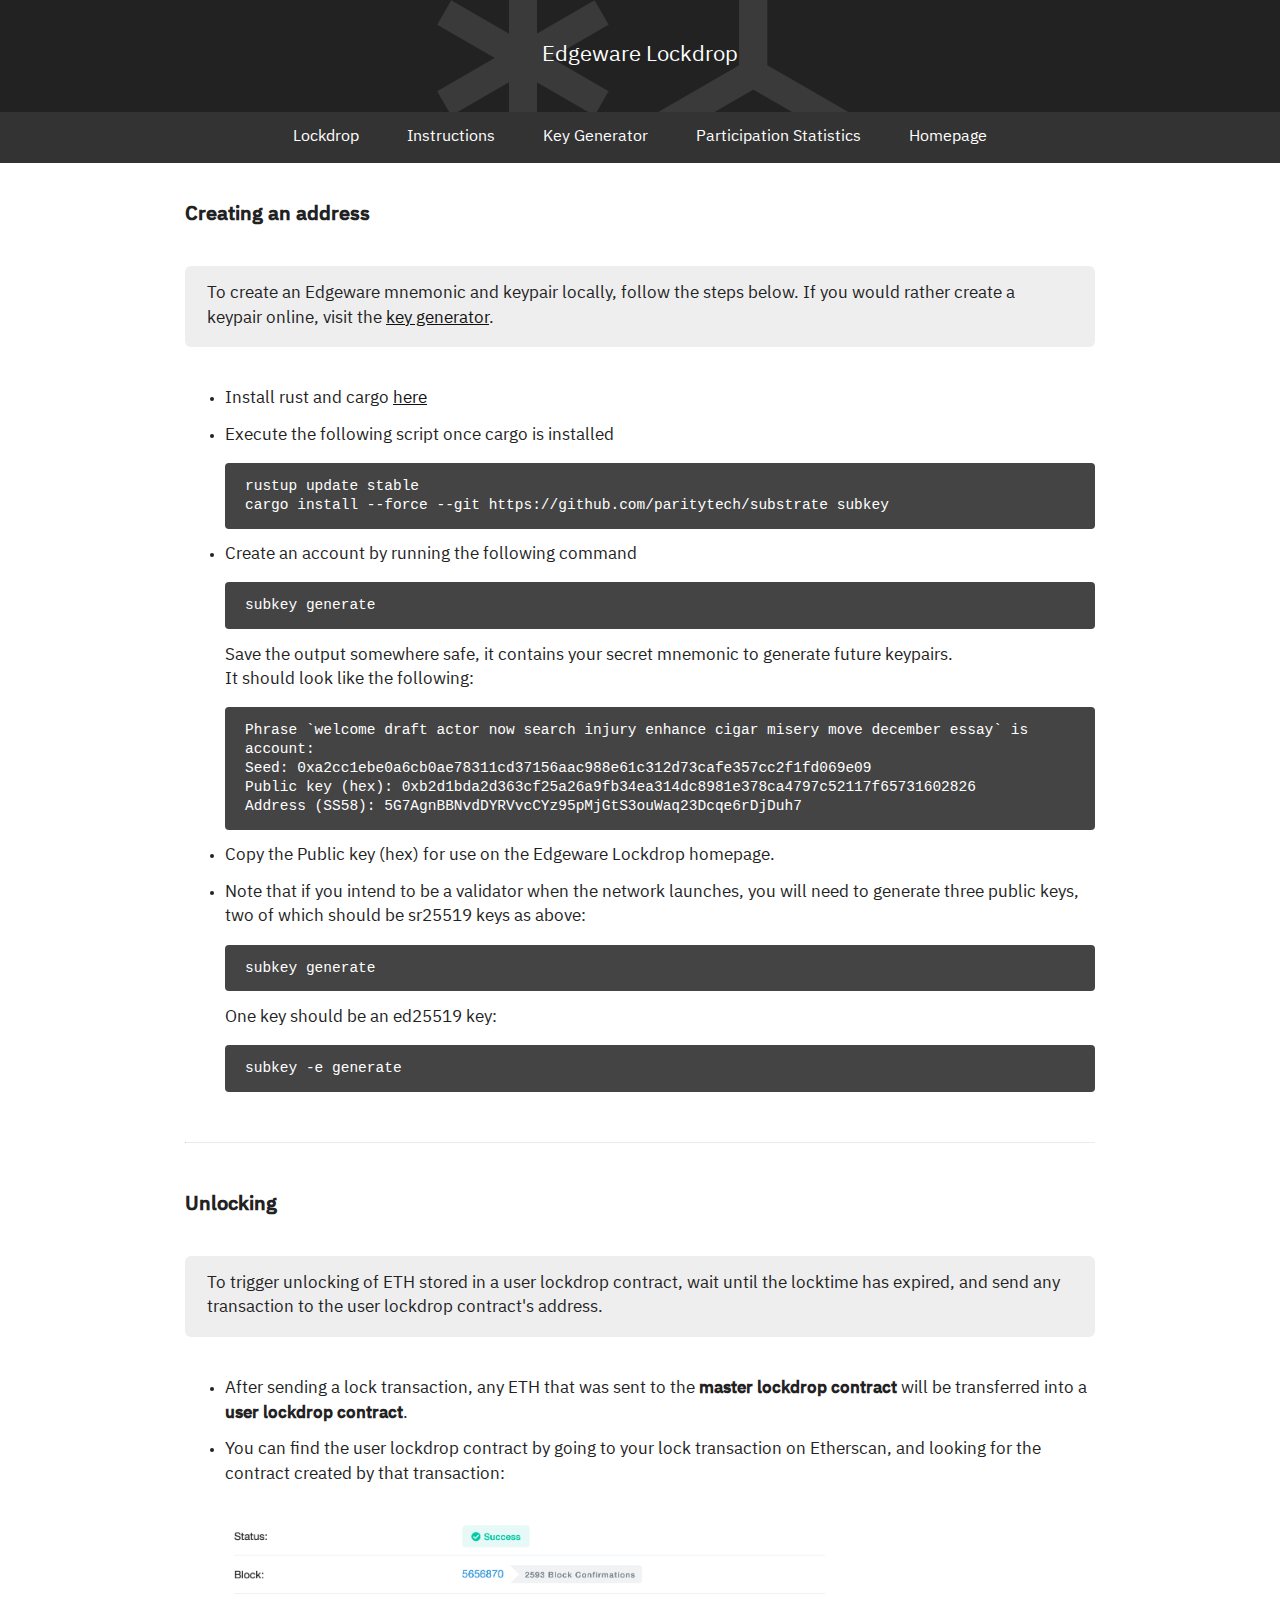
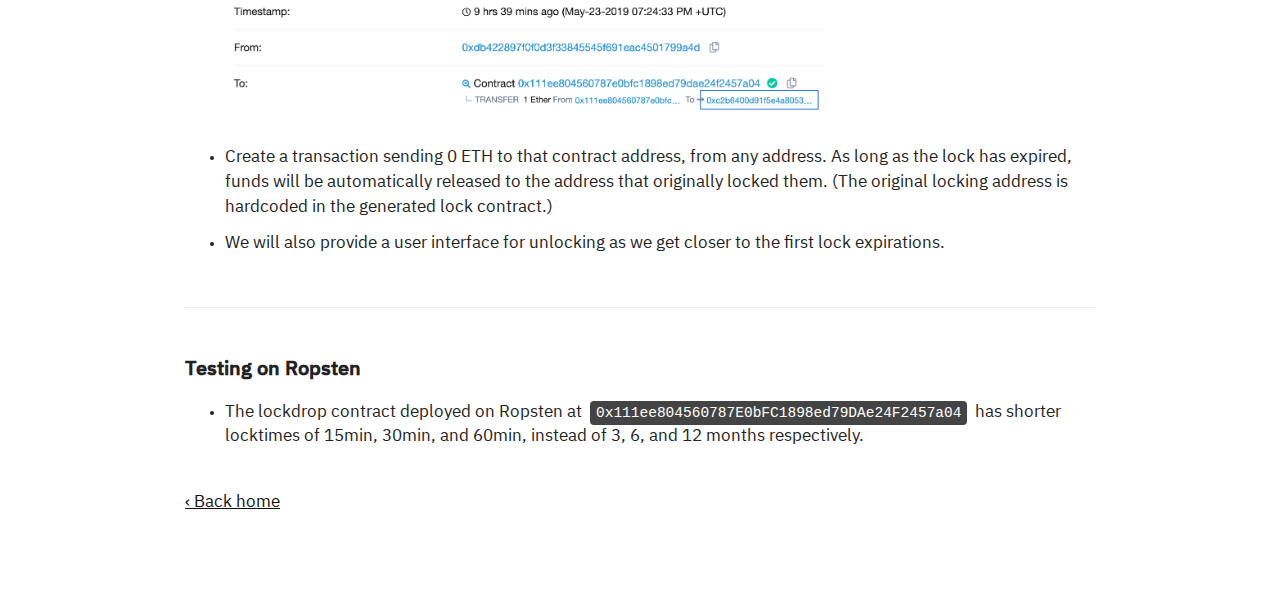
<file: lockdrop/gettingstarted.html>
<html><!DOCTYPE html>
<html lang="en">
  <head>
    <meta charset="utf-8">
    <title>Edgeware Lockdrop</title>
    <meta name="description" content="Interface for participating in the Edgeware lockdrop.">
    <meta name="author" content="Commonwealth Labs">
    <meta name="viewport" content="width=device-width, initial-scale=1, minimum-scale=1, maximum-scale=1">
    <link rel="stylesheet" href="css/normalize.css">
    <link rel="stylesheet" href="css/styles.css?updated=20190607">
    <link rel="icon" type="image/png" href="images/favicon.png">
  </head>
  <body>
    <div class="header">
      <div class="container">
        Edgeware Lockdrop
      </div>
    </div>
    <div class="menu">
      <div class="container">
        <a class="menu-item" href="/lockdrop">Lockdrop</a>
        <a class="menu-item active" href="/lockdrop/gettingstarted.html">Instructions</a>
        <a class="menu-item" href="/keygen">Key Generator</a>
        <a class="menu-item" href="https://commonwealth.im/#!/stats/edgeware" target="_blank">Participation Statistics</a>
        <a class="menu-item" href="/">Homepage</a>
      </div>
    </div>
    <div class="container body-container">
      <h3>Creating an address</h3>
      <div class="wallet-explanation">
        To create an Edgeware mnemonic and keypair locally, follow the
        steps below.  If you would rather create a keypair online,
        visit the <a href="https://edgewa.re/keygen/index.html">key generator</a>.
      </div>
      <ul>
        <li>
          Install rust and cargo <a href="https://rustup.rs/" target="_blank">here</a>
        </li>
        <li>
          Execute the following script once cargo is installed
          <pre>rustup update stable
cargo install --force --git https://github.com/paritytech/substrate subkey</pre>
        </li>
        <li>
          Create an account by running the following command
          <pre>subkey generate</pre>
          Save the output somewhere safe, it contains your secret mnemonic
          to generate future keypairs.
          <br/>
          It should look like the following:
          <pre>Phrase `welcome draft actor now search injury enhance cigar misery move december essay` is account:
Seed: 0xa2cc1ebe0a6cb0ae78311cd37156aac988e61c312d73cafe357cc2f1fd069e09
Public key (hex): 0xb2d1bda2d363cf25a26a9fb34ea314dc8981e378ca4797c52117f65731602826
Address (SS58): 5G7AgnBBNvdDYRVvcCYz95pMjGtS3ouWaq23Dcqe6rDjDuh7</pre>
        </li>
        <li>
          Copy the Public key (hex) for use on the Edgeware Lockdrop homepage.
        </li>
        <li>
          Note that if you intend to be a validator when the network
          launches, you will need to generate three public keys, two
          of which should be sr25519 keys as above:
          <pre>subkey generate</pre>
          One key should be an ed25519 key:
          <pre>subkey -e generate</pre>
        </li>
      </ul>
      <hr/>
      <a name="unlocking"></a>
      <h3>Unlocking</h3>
      <div class="wallet-explanation">
        To trigger unlocking of ETH stored in a user lockdrop
        contract, wait until the locktime has expired, and send any
        transaction to the user lockdrop contract's address.
      </div>
      <ul>
        <li>
          After sending a lock transaction, any ETH that was sent to
          the <strong>master lockdrop contract</strong> will be
          transferred into a <strong>user lockdrop contract</strong>.
        </li>
        <li>
          You can find the user lockdrop contract by going to your
          lock transaction on Etherscan, and looking for the contract
          created by that transaction:
          <a href="unlocktx.png">
            <img src="unlocktx.png" class="image"/>
          </a>
        </li>
        <li>
          Create a transaction sending 0 ETH to that contract address,
          from any address. As long as the lock has expired, funds
          will be automatically released to the address that originally
          locked them. (The original locking address is hardcoded in
          the generated lock contract.)
        </li>
        <li>
          We will also provide a user interface for unlocking as we
          get closer to the first lock expirations.
        </li>
      </ul>
      <hr/>
      <a name="testing"></a>
      <h3>Testing on Ropsten</h3>
      <ul>
        <li>
          The lockdrop contract deployed on Ropsten
          at <code>0x111ee804560787E0bFC1898ed79DAe24F2457a04</code>
          has shorter locktimes of 15min, 30min, and 60min, instead of
          3, 6, and 12 months respectively.
        </li>
      </ul>
      <br/>
      <p><a href=".">&lsaquo; Back home</a>
    </div>
  </body>
</html>
</file>
<file: assets/css/index.css>
.m-hero {
  position: relative;
  background: url("../images/hero-bg.png") no-repeat 50% 0;
  background-size: cover;
  height: 880px;
  overflow: hidden; }
  .m-hero .container {
    position: relative;
    z-index: 1; }
    .m-hero .container .title {
      margin-top: 160px;
      font-size: 530px;
      text-align: center;
      color: #fff;
      line-height: 90px;
      margin-bottom: 10px;
      height: 88px; }
    .m-hero .container .meta-desc {
      font-size: 18px;
      color: #fff;
      line-height: 24px;
      text-align: center;
      margin-bottom: 40px; }
    .m-hero .container .meta-desc strong {
      color: #00b692;
      font-weight: normal; }
    .m-hero .container .sub-title {
      color: #fff;
      text-align: center;
      font-size: 44px;
      margin-bottom: 80px; }
    .m-hero .container .download {
      margin: 0 auto;
      display: block;
      width: 300px;
      height: 60px;
      background-color: #00b692;
      color: #fff;
      line-height: 60px;
      text-align: center;
      font-size: 20px;
      border-radius: 30px;
      cursor: pointer;
      transition: all .2s;
      text-decoration: none; }
    .m-hero .container .download:hover {
      text-decoration: none;
      background-color: #10c6a2; }
    .m-hero .container .share {
      margin-top: 40px;
      width: 100%;
      text-align: center; }
      .m-hero .container .share a {
        display: inline-block;
        margin: 20px;
        color: #fff;
        font-size: 18px;
        text-decoration: none;
        opacity: .8; }
        .m-hero .container .share a .iconfont {
          display: inline-block;
          width: 48px;
          height: 48px;
          margin-right: 10px;
          vertical-align: -10px;
          font-size: 48px; }
        .m-hero .container .share a:hover {
          color: #00b692;
          opacity: 1; }
  .m-hero .arrow-down {
    position: fixed;
    width: 20px;
    height: 32px;
    bottom: 64px;
    left: 50%;
    margin-left: -10px;
    font-size: 30px;
    color: #fff;
    opacity: .8;
    animation: float 3s ease-in-out infinite;
    transition: opacity .1s; }
  .m-hero .arrow-down.hide {
    opacity: 0; }
  .m-hero .circle-outer {
    position: absolute;
    left: 50%;
    top: 50%;
    margin-left: -760px;
    margin-top: -760px;
    width: 1520px;
    height: 1520px;
    background: url("../images/circle-big.png") no-repeat;
    background-size: cover;
    animation: rotate-reverse 60s linear infinite; }
  .m-hero .circle-inner {
    position: absolute;
    left: 50%;
    top: 50%;
    margin-left: -415px;
    margin-top: -415px;
    width: 830px;
    height: 830px;
    background: url("../images/circle-inner.png") no-repeat;
    background-size: cover;
    animation: rotate 40s linear infinite; }
  .m-hero .bitcoin-icon-list .bitcoin-icon {
    position: absolute;
    left: 50%;
    top: 50%;
    animation: float 3s ease-in-out infinite; }
    .m-hero .bitcoin-icon-list .bitcoin-icon:after {
      content: '';
      background: url("../images/coin-icon.png") no-repeat;
      background-size: contain;
      display: block;
      width: 100px;
      height: 100px; }
    .m-hero .bitcoin-icon-list .bitcoin-icon:nth-child(1) {
      transition-delay: .2s;
      margin-left: -780px;
      margin-top: 300px;
      animation-delay: .2s; }
    .m-hero .bitcoin-icon-list .bitcoin-icon:nth-child(2) {
      transition-delay: 1.6s;
      margin-left: -760px;
      margin-top: -390px;
      animation-delay: 1.6s; }
    .m-hero .bitcoin-icon-list .bitcoin-icon:nth-child(3) {
      transition-delay: .1s;
      margin-left: -540px;
      margin-top: -70px;
      animation-delay: .1s; }
    .m-hero .bitcoin-icon-list .bitcoin-icon:nth-child(4) {
      transition-delay: 2.3s;
      margin-left: -248px;
      margin-top: 88px;
      animation-delay: 2.3s; }
    .m-hero .bitcoin-icon-list .bitcoin-icon:nth-child(5) {
      transition-delay: 1.2s;
      margin-left: 380px;
      margin-top: -390px;
      animation-delay: 1.2s; }
    .m-hero .bitcoin-icon-list .bitcoin-icon:nth-child(6) {
      transition-delay: .4s;
      margin-left: 210px;
      margin-top: -160px;
      animation-delay: .4s; }
    .m-hero .bitcoin-icon-list .bitcoin-icon:nth-child(7) {
      transition-delay: 2.5s;
      margin-left: 150px;
      margin-top: 80px;
      animation-delay: 2.5s; }
    .m-hero .bitcoin-icon-list .bitcoin-icon:nth-child(8) {
      transition-delay: 1.1s;
      margin-left: 326px;
      margin-top: 308px;
      animation-delay: 1.1s; }
    .m-hero .bitcoin-icon-list .bitcoin-icon:nth-child(9) {
      transition-delay: .9s;
      margin-left: 620px;
      margin-top: 270px;
      animation-delay: .9s; }
    .m-hero .bitcoin-icon-list .bitcoin-icon:nth-child(1):after {
      transform: scale(1); }
    .m-hero .bitcoin-icon-list .bitcoin-icon:nth-child(2):after {
      transform: scale(0.74); }
    .m-hero .bitcoin-icon-list .bitcoin-icon:nth-child(3):after {
      transform: scale(0.6); }
    .m-hero .bitcoin-icon-list .bitcoin-icon:nth-child(4):after {
      transform: scale(0.36); }
    .m-hero .bitcoin-icon-list .bitcoin-icon:nth-child(5):after {
      transform: scale(1); }
    .m-hero .bitcoin-icon-list .bitcoin-icon:nth-child(6):after {
      transform: scale(0.66); }
    .m-hero .bitcoin-icon-list .bitcoin-icon:nth-child(7):after {
      transform: scale(0.3); }
    .m-hero .bitcoin-icon-list .bitcoin-icon:nth-child(8):after {
      transform: scale(0.6); }
    .m-hero .bitcoin-icon-list .bitcoin-icon:nth-child(9):after {
      transform: scale(1.5); }
  @media (max-width: 768px) {
    .m-hero {
      height: 1024px; } }

.m-header {
  position: fixed;
  top: 0;
  left: 0;
  right: 0;
  z-index: 100;
  transition: all .3s; }
  .m-header .container .logo {
    float: left;
    display: inline;
    height: 24px;
    width: 120px;
    padding: 20px 0; }
    .m-header .container .logo a {
      display: block;
      width: 120px;
      height: 24px;
      line-height: 24px;
      font-size: 120px;
      text-align: center;
      color: #fff;
      text-decoration: none; }
  .m-header.active {
    background-color: #000; }
  .m-header.active-menu {
    background-color: #000; }

.m-nav {
  padding: 20px 0;
  height: 64px;
  float: right;
  display: inline; }
  .m-nav .nav-btn {
    display: none;
    position: absolute;
    right: 24px;
    top: 20px;
    width: 24px;
    height: 24px;
    font-size: 24px;
    text-align: center;
    line-height: 24px;
    color: #fff; }
  .m-nav .nav-btn:after {
    content: '\e682'; }
  .m-nav.active .nav-btn:after {
    content: '\e605'; }
  .m-nav > ul {
    margin: 0;
    padding: 0;
    float: left; }
    .m-nav > ul > li {
      float: left;
      display: inline;
      margin-left: 5px; }
      .m-nav > ul > li > a {
        display: block;
        height: 24px;
        padding: 0 12px;
        line-height: 24px;
        color: #fff;
        border-radius: 12px;
        cursor: pointer;
        font-size: 13px;
        text-decoration: none; }
        .m-nav > ul > li > a:hover {
          background-color: rgba(0, 0, 0, 0.3);
          text-decoration: none; }
      .m-nav > ul > li.active a {
        background-color: #00b692; }
  .m-nav .language {
    position: relative;
    color: #fff;
    float: left;
    display: inline;
    margin-left: 5px;
    padding: 0 8px; }
    .m-nav .language span {
      display: block;
      padding-right: 16px;
      line-height: 24px;
      height: 24px;
      cursor: default; }
      .m-nav .language span .icon {
        position: relative;
        display: inline-block;
        width: 20px;
        height: 14px;
        vertical-align: middle;
        margin-right: 5px; }
      .m-nav .language span:before {
        top: 10px;
        right: 0;
        content: '';
        position: absolute;
        display: block;
        width: 0;
        height: 0;
        border-top: solid 4px #fff;
        border-left: solid 4px transparent;
        border-right: solid 4px transparent; }
    .m-nav .language .language-option {
      display: none;
      position: absolute;
      padding: 0;
      top: 44px;
      right: 0;
      box-shadow: 0 0 12px rgba(0, 0, 0, 0.15);
      z-index: 1; }
      .m-nav .language .language-option:before {
        content: '';
        position: absolute;
        display: block;
        height: 20px;
        width: 100%;
        top: -20px;
        left: 0; }
      .m-nav .language .language-option li {
        display: block;
        padding: 0 20px;
        font-size: 14px;
        line-height: 36px;
        background-color: #fff;
        white-space: nowrap;
        cursor: pointer; }
        .m-nav .language .language-option li a {
          text-decoration: none;
          color: #999;
          display: block; }
        .m-nav .language .language-option li .icon {
          display: inline-block;
          width: 24px;
          height: 16px;
          vertical-align: -3px;
          margin-right: 5px; }
        .m-nav .language .language-option li:first-child {
          border-bottom: solid 1px #eee;
          border-radius: 3px 3px 0 0; }
        .m-nav .language .language-option li:last-child {
          border-radius: 0 0 3px 3px; }
        .m-nav .language .language-option li:hover {
          background-color: #f4f4f4; }
    .m-nav .language:hover .language-option {
      display: block; }
    .m-nav .language .icon-us {
      background: url([data-uri]) no-repeat;
      background-size: cover; }
    .m-nav .language .icon-cn {
      background: url([data-uri]) no-repeat;
      background-size: cover; }
  .m-nav .btn-product-enter {
    color: #00b692;
    float: left;
    display: inline;
    margin-left: 5px;
    padding: 0 8px;
    font-size: 14px;
    line-height: 23px;
    height: 24px;
    border: 1px solid #00b692;
    border-radius: 12px;
    text-decoration: none; }
  @media (max-width: 1000px) {
    .m-nav ul > li {
      margin-right: 2px; }
    .m-nav ul > li > a {
      padding: 0 8px; } }
  @media (max-width: 768px) {
    .m-nav .nav-btn {
      display: block; }
    .m-nav > ul {
      position: fixed;
      top: 64px;
      left: 0;
      right: 0;
      bottom: 0;
      background-color: #000;
      display: none;
      float: none; }
      .m-nav > ul > li {
        float: none;
        display: block;
        margin: 0 44px;
        padding: 0;
        border-bottom: solid 1px #333; }
        .m-nav > ul > li > a {
          display: block;
          height: 64px;
          padding: 0;
          line-height: 64px;
          color: #fff;
          border-radius: 0;
          font-size: 18px;
          margin: 0; }
        .m-nav > ul > li.active a {
          background-color: transparent;
          color: #00b692; }
    .m-nav .btn-product-enter {
      position: absolute;
      top: 20px;
      right: 64px; }
    .m-nav.active ul {
      display: block; } }

.module {
  background-color: #fff; }

.module-background {
  padding: 164px 0; }
  .module-background > .title {
    position: relative;
    padding-top: 20px;
    display: block;
    text-align: center;
    font-size: 44px;
    font-weight: normal;
    color: #373c43;
    margin-bottom: 40px; }
    .module-background > .title:after {
      content: '';
      position: absolute;
      width: 48px;
      height: 2px;
      top: 0;
      left: 50%;
      margin-left: -24px;
      background-color: #2418a4; }
  .module-background .content p {
    color: #808996;
    font-size: 24px;
    text-align: center;
    line-height: 32px; }
    .module-background .content p strong {
      color: #5874ff;
      font-size: 32px; }
  .module-background .content .in-iverone {
    margin-left: -15px;
    margin-right: -15px;
    box-shadow: 0 0 8px #d9dfe5;
    border-radius: 10px;
    padding: 0; }
    .module-background .content .in-iverone:before, .module-background .content .in-iverone:after {
      content: " ";
      display: table; }
    .module-background .content .in-iverone:after {
      clear: both; }
    .module-background .content .in-iverone .item {
      position: relative;
      min-height: 1px;
      padding-left: 15px;
      padding-right: 15px;
      position: relative;
      min-height: 1px;
      padding-left: 15px;
      padding-right: 15px;
      position: relative;
      min-height: 1px;
      padding-left: 15px;
      padding-right: 15px;
      margin-top: -55px;
      list-style: none;
      padding-bottom: 40px;
      text-align: center; }
      @media (min-width: 1200px) {
        .module-background .content .in-iverone .item {
          float: left;
          width: 33.33333%; } }
      @media (min-width: 992px) {
        .module-background .content .in-iverone .item {
          float: left;
          width: 33.33333%; } }
      @media (min-width: 768px) {
        .module-background .content .in-iverone .item {
          float: left;
          width: 33.33333%; } }
      .module-background .content .in-iverone .item .media {
        width: 104px;
        height: 104px;
        border-radius: 52px;
        margin: 0 auto 30px;
        background-color: #5874ff;
        color: #fff;
        text-align: center;
        line-height: 104px; }
      .module-background .content .in-iverone .item .media i {
        font-size: 54px; }
      .module-background .content .in-iverone .item .title {
        font-size: 24px;
        color: #373c43;
        margin-bottom: 24px; }
      .module-background .content .in-iverone .item .desc {
        font-size: 18px;
        color: #808996; }
      .module-background .content .in-iverone .item.animated {
        animation-duration: .5s; }
  @media (max-width: 768px) {
    .module-background .content p {
      font-size: 18px; }
    .module-background .in-iverone .desc {
      font-size: 14px;
      color: #808996; } }

.module-feature {
  padding: 164px 0;
  overflow: hidden;
  height: 1000px;
  background: #3b169b url("../images/feature-bg.png") no-repeat 50% 0;
  background-size: cover; }
  .module-feature > .title {
    position: relative;
    padding-top: 20px;
    display: block;
    text-align: center;
    font-size: 44px;
    color: #fff;
    margin-bottom: 48px;
    font-weight: normal; }
    .module-feature > .title:after {
      content: '';
      position: absolute;
      width: 48px;
      height: 2px;
      top: 0;
      left: 50%;
      margin-left: -24px;
      background-color: #fff; }
  .module-feature .sub-title {
    color: rgba(255, 255, 255, 0.4);
    text-align: center;
    font-size: 32px;
    margin-bottom: 172px; }
  .module-feature .feature-list {
    width: 960px;
    margin: 0 auto;
    padding: 0; }
    .module-feature .feature-list .item {
      position: relative;
      margin: 0 0 70px 0;
      padding: 0 0 0 360px;
      list-style: none; }
      .module-feature .feature-list .item > * {
        float: left;
        display: inline;
        left: 0; }
      .module-feature .feature-list .item .media {
        position: absolute;
        width: 360px;
        margin-top: -80px;
        overflow: visible;
        animation: feature-ani 1s ease-in-out;
        animation-fill-mode: forwards;
        animation-delay: 0s; }
        .module-feature .feature-list .item .media .computer {
          animation: feature-ani 1s ease-in-out;
          animation-fill-mode: forwards; }
        .module-feature .feature-list .item .media .computer .highlight {
          animation: feature-ani 1s ease-in-out;
          animation-fill-mode: forwards; }
      .module-feature .feature-list .item .arrow {
        background: url("../images/feature-arrow.png") no-repeat right 50%;
        background-size: cover;
        width: 136px;
        height: 20px;
        margin: 10px 52px; }
      .module-feature .feature-list .item .content {
        width: 360px; }
      .module-feature .feature-list .item .title {
        color: #fff;
        font-size: 32px;
        line-height: 34px;
        margin-bottom: 10px; }
      .module-feature .feature-list .item .desc {
        font-size: 18px;
        color: #999; }
      .module-feature .feature-list .item:nth-child(1) .media {
        background: url("../images/feature-layer-3.png") no-repeat 50%;
        background-size: cover;
        width: 360px;
        height: 209px;
        z-index: 3;
        transform: translateY(266px); }
      .module-feature .feature-list .item:nth-child(1) .media .computer {
        background: url("../images/feature-layer-1.png") no-repeat 50%;
        background-size: cover;
        width: 168px;
        height: 83px;
        margin-left: 100px;
        margin-top: -40px;
        transform: translateY(84px); }
      .module-feature .feature-list .item:nth-child(1) .media .computer .highlight {
        background: url("../images/feature-layer-2.png") no-repeat 50%;
        background-size: cover;
        width: 168px;
        height: 150px;
        margin-top: -40px;
        opacity: 0; }
      .module-feature .feature-list .item:nth-child(2) .media {
        background: url("../images/feature-layer-4.png") no-repeat 50%;
        background-size: cover;
        width: 360px;
        height: 196px;
        z-index: 2;
        transform: translateY(139px); }
      .module-feature .feature-list .item:nth-child(3) .media {
        background: url("../images/feature-layer-5.png") no-repeat 50%;
        background-size: cover;
        width: 360px;
        height: 195px;
        z-index: 1; }

@keyframes feature-ani {
  100% {
    transform: translateY(0);
    opacity: 1; } }
  @media (max-width: 768px) {
    .module-feature .feature-list {
      zoom: .6; } }

.module-feature-safety {
  position: relative;
  padding-top: 160px;
  background-color: #fff;
  overflow: hidden; }
  .module-feature-safety:before {
    content: '';
    right: 0;
    top: -475px;
    position: absolute;
    display: block;
    width: 0;
    height: 0;
    border-right: solid 2100px #f3f7fb;
    border-top: solid 1400px transparent;
    border-bottom: solid 1400px transparent;
    z-index: 0; }
  .module-feature-safety:after {
    display: none;
    content: '';
    left: 0;
    position: absolute;
    width: 0;
    height: 0;
    z-index: 0; }
  .module-feature-safety .container {
    z-index: 1;
    position: relative; }
  .module-feature-safety .title {
    margin-bottom: 100px;
    font-size: 32px;
    line-height: 1.5;
    font-weight: normal;
    text-align: center;
    color: #373c43; }
  .module-feature-safety .feature-safety {
    margin-left: -12px;
    margin-right: -12px;
    position: relative;
    margin-bottom: 300px;
    padding: 0; }
    .module-feature-safety .feature-safety:before, .module-feature-safety .feature-safety:after {
      content: " ";
      display: table; }
    .module-feature-safety .feature-safety:after {
      clear: both; }
    .module-feature-safety .feature-safety .item {
      position: relative;
      min-height: 1px;
      padding-left: 12px;
      padding-right: 12px;
      position: relative;
      min-height: 1px;
      padding-left: 12px;
      padding-right: 12px;
      position: relative;
      min-height: 1px;
      padding-left: 12px;
      padding-right: 12px;
      list-style-type: none;
      margin-bottom: 24px; }
      @media (min-width: 1200px) {
        .module-feature-safety .feature-safety .item {
          float: left;
          width: 33.33333%; } }
      @media (min-width: 992px) {
        .module-feature-safety .feature-safety .item {
          float: left;
          width: 33.33333%; } }
      @media (min-width: 768px) {
        .module-feature-safety .feature-safety .item {
          float: left;
          width: 33.33333%; } }
      .module-feature-safety .feature-safety .item .card {
        padding-top: 60px;
        padding-bottom: 60px;
        box-shadow: 0 0 8px #d9dfe5;
        border-radius: 10px;
        background-color: #fff; }
        .module-feature-safety .feature-safety .item .card .media {
          margin-bottom: 40px; }
          .module-feature-safety .feature-safety .item .card .media img {
            display: block;
            margin: 0 auto; }
        .module-feature-safety .feature-safety .item .card .title {
          font-size: 28px;
          line-height: 32px;
          margin-bottom: 20px;
          color: #65b8fd; }
        .module-feature-safety .feature-safety .item .card .desc {
          color: #808996;
          font-size: 18px;
          line-height: 20px;
          text-align: center; }
  .module-feature-safety .feature-availability {
    margin-left: -12px;
    margin-right: -12px;
    position: relative;
    z-index: 1;
    margin-bottom: 300px;
    padding: 0; }
    .module-feature-safety .feature-availability:before, .module-feature-safety .feature-availability:after {
      content: " ";
      display: table; }
    .module-feature-safety .feature-availability:after {
      clear: both; }
    .module-feature-safety .feature-availability .item {
      position: relative;
      min-height: 1px;
      padding-left: 12px;
      padding-right: 12px;
      position: relative;
      min-height: 1px;
      padding-left: 12px;
      padding-right: 12px;
      position: relative;
      min-height: 1px;
      padding-left: 12px;
      padding-right: 12px;
      list-style-type: none; }
      @media (min-width: 1200px) {
        .module-feature-safety .feature-availability .item {
          float: left;
          width: 33.33333%; } }
      @media (min-width: 992px) {
        .module-feature-safety .feature-availability .item {
          float: left;
          width: 33.33333%; } }
      @media (min-width: 768px) {
        .module-feature-safety .feature-availability .item {
          float: left;
          width: 33.33333%; } }
      .module-feature-safety .feature-availability .item .card {
        width: 100%; }
        .module-feature-safety .feature-availability .item .card .media img {
          display: block;
          width: 100%; }
        .module-feature-safety .feature-availability .item .card .desc {
          margin: 10px;
          color: #373c43;
          font-size: 24px; }

.module-roadmap {
  padding: 164px 0;
  background: url("../images/roadmap-bg.png") no-repeat;
  background-size: cover; }
  .module-roadmap > .title {
    position: relative;
    padding-top: 20px;
    display: block;
    text-align: center;
    font-size: 44px;
    font-weight: normal;
    color: #fff;
    margin-bottom: 40px; }
    .module-roadmap > .title:after {
      content: '';
      position: absolute;
      width: 48px;
      height: 2px;
      top: 0;
      left: 50%;
      margin-left: -24px;
      background-color: #fff; }
  .module-roadmap .m-roadmap {
    overflow: hidden; }
    .module-roadmap .m-roadmap .paging {
      height: 120px;
      text-align: center; }
      .module-roadmap .m-roadmap .paging a {
        position: relative;
        display: inline-block;
        background: url("../images/roadmap-next.png") no-repeat 50%;
        background-size: cover;
        width: 40px;
        height: 40px;
        margin: 40px; }
        .module-roadmap .m-roadmap .paging a:before, .module-roadmap .m-roadmap .paging a:after {
          content: '';
          position: absolute;
          display: block;
          width: 40px;
          height: 40px;
          border: 1px solid #00ffcd;
          border-radius: 20px;
          animation: paging-scale 3s linear infinite; }
        .module-roadmap .m-roadmap .paging a:after {
          animation-delay: 1s; }
        .module-roadmap .m-roadmap .paging a.disabled {
          opacity: .3;
          cursor: default; }
          .module-roadmap .m-roadmap .paging a.disabled:before {
            animation: none; }
          .module-roadmap .m-roadmap .paging a.disabled:after {
            animation: none; }
        .module-roadmap .m-roadmap .paging a.prev {
          transform: rotate(-180deg); }
        .module-roadmap .m-roadmap .paging a.prev.disabled {
          display: none; }

@keyframes paging-scale {
  0% {
    transform: scale(1);
    opacity: 1; }
  60% {
    transform: scale(2);
    opacity: 0; }
  100% {
    transform: scale(2);
    opacity: 0; } }
    .module-roadmap .m-roadmap .roadmap-list {
      position: relative;
      z-index: 1; }
      .module-roadmap .m-roadmap .roadmap-list:after {
        content: '';
        position: absolute;
        z-index: 1;
        top: 218px;
        background-color: #3342b0;
        height: 4px;
        left: 0;
        right: 0; }
      .module-roadmap .m-roadmap .roadmap-list .highlight-dot {
        position: absolute;
        z-index: 3;
        display: block;
        left: -100px;
        top: 211px;
        width: 18px;
        height: 18px;
        border-radius: 50%;
        background-color: #00ffcd;
        box-shadow: 0 0 6px #00ffcd; }
        .module-roadmap .m-roadmap .roadmap-list .highlight-dot:after {
          content: '';
          position: absolute;
          z-index: 2;
          display: block;
          height: 4px;
          background-color: #00ffcd;
          box-shadow: 0 0 6px #00ffcd;
          width: 999999px;
          right: 16px;
          top: 6px; }
      .module-roadmap .m-roadmap .roadmap-list .container {
        overflow: hidden;
        padding: 260px 40px 0;
        height: 460px; }
      .module-roadmap .m-roadmap .roadmap-list ul {
        position: relative;
        z-index: 4;
        margin: 0;
        padding: 0;
        transition: transform .3s; }
        .module-roadmap .m-roadmap .roadmap-list ul li {
          position: relative;
          list-style: none;
          padding: 0;
          margin: 0 -40px;
          display: inline;
          cursor: default;
          width: 220px;
          min-height: 100px;
          border-radius: 6px;
          float: left;}
          .module-roadmap .m-roadmap .roadmap-list ul li .title {
            width: 100%;
            position: absolute;
            color: #00b692;
            line-height: 38px;
            text-align: center;
            font-size: 28px; }
          .module-roadmap .m-roadmap .roadmap-list ul li .desc {
            width: 100%;
            position: absolute;
            padding: 0 28px;
            font-size: 16px;
            color: #b6b0ff;
            line-height: 1.5;
            text-align: center; }
          .module-roadmap .m-roadmap .roadmap-list ul li .dot {
            position: absolute;
            z-index: 1;
            display: block;
            left: 102px;
            top: -49px;
            width: 18px;
            height: 18px;
            border-radius: 50%;
            background-color: transparent; }
            .module-roadmap .m-roadmap .roadmap-list ul li .dot:after {
              content: '';
              position: absolute;
              z-index: 2;
              display: block;
              left: 2px;
              top: 2px;
              width: 14px;
              height: 14px;
              border-radius: 50%;
              background-color: #6e74ed;
              border: 3px solid #9891e8; }
          .module-roadmap .m-roadmap .roadmap-list ul li.current .title, .module-roadmap .m-roadmap .roadmap-list ul li:hover .title {
            line-height: 60px;
            background-color: rgba(14, 206, 255, 0.15);
            color: #01fac9; }
            .module-roadmap .m-roadmap .roadmap-list ul li.current .title:before, .module-roadmap .m-roadmap .roadmap-list ul li:hover .title:before {
              content: '';
              position: absolute;
              display: block;
              left: 105px;
              width: 0;
              height: 0;
              border-left: solid 5px transparent;
              border-right: solid 5px transparent; }
          .module-roadmap .m-roadmap .roadmap-list ul li.current .desc, .module-roadmap .m-roadmap .roadmap-list ul li:hover .desc {
            padding: 16px 28px;
            background-color: rgba(0, 255, 126, 0.28);
            color: #bad0ff; }
          .module-roadmap .m-roadmap .roadmap-list ul li.active .dot:after {
            content: '';
            background-color: #00ffcd;
            border: 3px solid #35a0e4; }
          .module-roadmap .m-roadmap .roadmap-list ul li:nth-of-type(2n+1) .title {
            top: 0;
            border-radius: 6px 6px 0 0;
            color: #ff8b7c; }
            .module-roadmap .m-roadmap .roadmap-list ul li:nth-of-type(2n+1) .title:before {
              top: -5px;
              border-bottom: solid 5px rgba(14, 206, 255, 0.15); }
          .module-roadmap .m-roadmap .roadmap-list ul li:nth-of-type(2n+1) .desc {
            top: 38px;
            border-radius: 0 0 6px 6px; }
          .module-roadmap .m-roadmap .roadmap-list ul li:nth-of-type(2n+1).current .title, .module-roadmap .m-roadmap .roadmap-list ul li:nth-of-type(2n+1):hover .title {
            color: #01fac9; }
          .module-roadmap .m-roadmap .roadmap-list ul li:nth-of-type(2n+1).current .desc, .module-roadmap .m-roadmap .roadmap-list ul li:nth-of-type(2n+1):hover .desc {
            top: 60px; }
          .module-roadmap .m-roadmap .roadmap-list ul li:nth-of-type(2n) {
            transform: translateY(-100%);
            top: -80px; }
            .module-roadmap .m-roadmap .roadmap-list ul li:nth-of-type(2n) .title {
              bottom: 0;
              border-radius: 0 0 6px 6px; }
              .module-roadmap .m-roadmap .roadmap-list ul li:nth-of-type(2n) .title:before {
                bottom: -5px;
                border-top: solid 5px rgba(14, 206, 255, 0.15); }
            .module-roadmap .m-roadmap .roadmap-list ul li:nth-of-type(2n) .desc {
              bottom: 38px;
              border-radius: 6px 6px 0 0; }
            .module-roadmap .m-roadmap .roadmap-list ul li:nth-of-type(2n).current .desc, .module-roadmap .m-roadmap .roadmap-list ul li:nth-of-type(2n):hover .desc {
              bottom: 60px; }
            .module-roadmap .m-roadmap .roadmap-list ul li:nth-of-type(2n) .dot {
              top: auto;
              bottom: -49px; }

.module-team-profile {
  padding: 164px 0;
  background: #fff;
  border-bottom: solid 1px #f5f5f5; }
  .module-team-profile > .title {
    position: relative;
    padding-top: 20px;
    display: block;
    text-align: center;
    font-size: 44px;
    color: #373c43;
    margin-bottom: 100px;
    font-weight: normal; }
    .module-team-profile > .title:after {
      content: '';
      position: absolute;
      width: 48px;
      height: 2px;
      top: 0;
      left: 50%;
      margin-left: -24px;
      background-color: #373c43; }
  .module-team-profile .container ul {
    margin-left: -15px;
    margin-right: -15px;
    padding: 0; }
    .module-team-profile .container ul:before, .module-team-profile .container ul:after {
      content: " ";
      display: table; }
    .module-team-profile .container ul:after {
      clear: both; }
  .module-team-profile .container li {
    list-style: none;
    margin: 0 0 30px;
    height: 300px;
    position: relative;
    min-height: 1px;
    padding-left: 15px;
    padding-right: 15px;
    position: relative;
    min-height: 1px;
    padding-left: 12px;
    padding-right: 12px;
    position: relative;
    min-height: 1px;
    padding-left: 8px;
    padding-right: 8px; }
    @media (min-width: 1200px) {
      .module-team-profile .container li {
        float: left;
        width: 33.33333%; } }
    @media (min-width: 992px) {
      .module-team-profile .container li {
        float: left;
        width: 33.33333%; } }
    @media (min-width: 768px) {
      .module-team-profile .container li {
        float: left;
        width: 33.33333%; } }
    .module-team-profile .container li .card {
      height: 300px;
      border: 1px solid #e5e5e5;
      border-radius: 8px;
      padding: 30px;
      text-align: center;
      background-color: #fff;
      transition: box-shadow .2s; }
      .module-team-profile .container li .card .media {
        margin-bottom: 24px; }
        .module-team-profile .container li .card .media img {
          display: block;
          width: 144px;
          height: 144px;
          border-radius: 50%;
          margin: 0 auto; }
      .module-team-profile .container li .card .title {
        font-size: 24px;
        color: #373c43; }
      .module-team-profile .container li .card .meta-position {
        font-size: 16px;
        color: #707070; }
      .module-team-profile .container li .card .desc {
        display: none; }
    .module-team-profile .container li:hover {
      position: relative;
      z-index: 1; }
      .module-team-profile .container li:hover .card {
        height: auto;
        box-shadow: 0 0 20px rgba(0, 0, 0, 0.15); }
      .module-team-profile .container li:hover .desc {
        display: block;
        margin-top: 30px; }
        .module-team-profile .container li:hover .desc .primary {
          font-size: 16px;
          color: #000;
          padding-bottom: 30px;
          border-bottom: solid 1px #e5e5e5;
          margin-bottom: 30px; }
        .module-team-profile .container li:hover .desc .secondary {
          font-size: 16px;
          color: #707070; }
  @media (max-width: 768px) {
    .module-team-profile .container ul {
      margin-left: -15px;
      margin-right: -15px; }
      .module-team-profile .container ul:before, .module-team-profile .container ul:after {
        content: " ";
        display: table; }
      .module-team-profile .container ul:after {
        clear: both; }
    .module-team-profile .container li .card {
      padding: 32px 16px; } }

.module-advisor {
  padding: 164px 0;
  background: #fff;
  border-bottom: solid 1px #f5f5f5; }
  .module-advisor > .title {
    position: relative;
    padding-top: 20px;
    display: block;
    text-align: center;
    font-size: 44px;
    color: #373c43;
    margin-bottom: 100px;
    font-weight: normal; }
    .module-advisor > .title:after {
      content: '';
      position: absolute;
      width: 48px;
      height: 2px;
      top: 0;
      left: 50%;
      margin-left: -24px;
      background-color: #373c43; }
  .module-advisor .container ul {
    margin-left: -15px;
    margin-right: -15px;
    padding: 0; }
    .module-advisor .container ul:before, .module-advisor .container ul:after {
      content: " ";
      display: table; }
    .module-advisor .container ul:after {
      clear: both; }
  .module-advisor .container li {
    list-style: none;
    margin: 0 0 30px;
    height: 300px;
    position: relative;
    min-height: 1px;
    padding-left: 15px;
    padding-right: 15px;
    position: relative;
    min-height: 1px;
    padding-left: 12px;
    padding-right: 12px;
    position: relative;
    min-height: 1px;
    padding-left: 8px;
    padding-right: 8px; }
    @media (min-width: 1200px) {
      .module-advisor .container li {
        float: left;
        width: 33.33333%; } }
    @media (min-width: 992px) {
      .module-advisor .container li {
        float: left;
        width: 33.33333%; } }
    @media (min-width: 768px) {
      .module-advisor .container li {
        float: left;
        width: 50%; } }
    .module-advisor .container li .card {
      height: 300px;
      border: 1px solid #e5e5e5;
      border-radius: 8px;
      padding: 30px;
      text-align: center;
      background-color: #fff;
      transition: box-shadow .2s; }
      .module-advisor .container li .card .media {
        margin-bottom: 24px; }
        .module-advisor .container li .card .media img {
          display: block;
          width: 144px;
          height: 144px;
          border-radius: 50%;
          margin: 0 auto; }
      .module-advisor .container li .card .title {
        font-size: 24px;
        color: #373c43; }
  @media (max-width: 768px) {
    .module-advisor .container ul {
      margin-left: -15px;
      margin-right: -15px; }
      .module-advisor .container ul:before, .module-advisor .container ul:after {
        content: " ";
        display: table; }
      .module-advisor .container ul:after {
        clear: both; }
    .module-advisor .container li .card {
      padding: 32px 16px; } }

.module-investment-agency {
  padding: 164px 0;
  background: #f5f5f5;
  border-bottom: solid 1px #f5f5f5; }
  .module-investment-agency > .title {
    position: relative;
    padding-top: 20px;
    display: block;
    text-align: center;
    font-size: 44px;
    color: #373c43;
    margin-bottom: 100px;
    font-weight: normal; }
    .module-investment-agency > .title:after {
      content: '';
      position: absolute;
      width: 48px;
      height: 2px;
      top: 0;
      left: 50%;
      margin-left: -24px;
      background-color: #373c43; }
  .module-investment-agency .container ul {
    margin-left: 0;
    margin-right: 0; }
    .module-investment-agency .container ul:before, .module-investment-agency .container ul:after {
      content: " ";
      display: table; }
    .module-investment-agency .container ul:after {
      clear: both; }
  .module-investment-agency .container li {
    list-style: none;
    background-color: #fff;
    position: relative;
    min-height: 1px;
    padding-left: 0;
    padding-right: 0;
    position: relative;
    min-height: 1px;
    padding-left: 0;
    padding-right: 0;
    position: relative;
    min-height: 1px;
    padding-left: 0;
    padding-right: 0; }
    @media (min-width: 1200px) {
      .module-investment-agency .container li {
        float: left;
        width: 33.33333%; } }
    @media (min-width: 992px) {
      .module-investment-agency .container li {
        float: left;
        width: 33.33333%; } }
    @media (min-width: 768px) {
      .module-investment-agency .container li {
        float: left;
        width: 33.33333%; } }
    .module-investment-agency .container li .card {
      height: 400px; }
      .module-investment-agency .container li .card .media {
        padding: 30px;
        height: 400px;
        display: table-cell;
        vertical-align: middle; }
        .module-investment-agency .container li .card .media img {
          width: 100%;
          display: block; }
    .module-investment-agency .container li:nth-of-type(2n) {
      background-color: #f5f5f5; }

.module-contact-us {
  padding: 120px 0 110px;
  height: 646px;
  overflow: hidden;
  background: url("../images/contact-us-bg.png") no-repeat;
  background-size: cover; }
  .module-contact-us > .title {
    position: relative;
    padding-top: 20px;
    display: block;
    text-align: center;
    font-size: 44px;
    font-weight: normal;
    color: #fff;
    margin-bottom: 56px; }
    .module-contact-us > .title:after {
      content: '';
      position: absolute;
      width: 48px;
      height: 2px;
      top: 0;
      left: 50%;
      margin-left: -24px;
      background-color: #fff; }
  .module-contact-us .container ul {
    margin-left: -11px;
    margin-right: -11px;
    margin: 0;
    padding: 0; }
    .module-contact-us .container ul:before, .module-contact-us .container ul:after {
      content: " ";
      display: table; }
    .module-contact-us .container ul:after {
      clear: both; }
  .module-contact-us .container li {
    list-style: none;
    position: relative;
    min-height: 1px;
    padding-left: 11px;
    padding-right: 11px;
    position: relative;
    min-height: 1px;
    padding-left: 11px;
    padding-right: 11px;
    position: relative;
    min-height: 1px;
    padding-left: 11px;
    padding-right: 11px;
    position: relative;
    float: left;
    width: 50%;
    min-height: 1px;
    padding-left: 11px;
    padding-right: 11px; }
    @media (min-width: 1200px) {
      .module-contact-us .container li {
        float: left;
        width: 50%; } }
    @media (min-width: 992px) {
      .module-contact-us .container li {
        float: left;
        width: 50%; } }
    @media (min-width: 768px) {
      .module-contact-us .container li {
        float: left;
        width: 50%; } }
    .module-contact-us .container li .card {
      display: block;
      background-color: rgba(0, 0, 0, 0.15);
      padding: 74px 0;
      color: #fff;
      text-align: center;
      text-decoration: none;
      margin-bottom: 22px;
      border-radius: 5px;
      transition: all .2s;
      height: 262px; }
      .module-contact-us .container li .card .media {
        width: 60px;
        height: 60px;
        font-size: 60px;
        line-height: 60px;
        margin: 0 auto 20px; }
      .module-contact-us .container li .card .title {
        display: block;
        font-size: 24px; }
    .module-contact-us .container li:hover .card {
      background-color: rgba(0, 0, 0, 0.3); }
  .module-contact-us .container .wechat-card {
    perspective: 1000px; }
    .module-contact-us .container .wechat-card .card-positive {
      transform-style: preserve-3d;
      transform: rotateY(0deg);
      transition: all .3s;
      -webkit-backface-visibility: hidden;
      backface-visibility: hidden;
      opacity: 1; }
    .module-contact-us .container .wechat-card .card-reverse {
      margin-top: -282px;
      transform: rotateY(-180deg);
      transition: all .3s;
      font-size: 18px;
      background-color: rgba(0, 0, 0, 0.3);
      opacity: 0; }
      .module-contact-us .container .wechat-card .card-reverse img {
        display: inline-block;
        width: 160px;
        height: 160px;
        margin-top: -42px;
        margin-bottom: 10px; }
    .module-contact-us .container .wechat-card.active .card-positive {
      transform: rotateY(180deg);
      opacity: 0;
      visibility: hidden !important; }
    .module-contact-us .container .wechat-card.active .card-reverse {
      transform: rotateY(0deg);
      opacity: 1; }

.m-footer {
  background-color: #141618; }
  .m-footer .container {
    position: relative;
    padding: 34px 10px; }
    .m-footer .container .footer-logo {
      display: block;
      font-size: 166px;
      width: 166px;
      height: 28px;
      line-height: 28px;
      margin-bottom: 12px;
      color: #fff; }
    .m-footer .container .copyright {
      display: block;
      color: #414243;
      font-size: 12px; }
    .m-footer .container .footer-link {
      position: absolute;
      right: 10px;
      top: 50px;
      padding: 0; }
      .m-footer .container .footer-link li {
        float: left;
        margin-left: 40px;
        list-style: none; }
        .m-footer .container .footer-link li a {
          font-size: 18px;
          color: #fff; }
        .m-footer .container .footer-link li a:hover {
          color: #fff; }

.qrcode-dialog {
  display: none; }
  .qrcode-dialog .shadow {
    position: fixed;
    z-index: 1;
    top: 0;
    right: 0;
    bottom: 0;
    left: 0;
    background-color: rgba(0, 0, 0, 0.15); }
  .qrcode-dialog .dialog {
    position: fixed;
    z-index: 2;
    width: 800px;
    height: 480px;
    border-radius: 8px;
    top: 50%;
    left: 50%;
    margin-top: -240px;
    margin-left: -400px;
    box-shadow: 0 0 30px rgba(0, 0, 0, 0.3);
    background-color: #171717; }
    .qrcode-dialog .dialog .close {
      position: absolute;
      width: 44px;
      height: 44px;
      right: 20px;
      top: 20px;
      font-size: 24px;
      line-height: 44px;
      text-align: center;
      color: #bdbdbd; }
    .qrcode-dialog .dialog .title {
      line-height: 3.2;
      font-size: 40px;
      color: #bdbdbd;
      text-align: center; }
    .qrcode-dialog .dialog .content img {
      margin: 0 auto;
      display: block;
      width: 300px;
      height: 300px; }
  @media (max-width: 768px) {
    .qrcode-dialog .dialog {
      width: 600px;
      margin-left: -300px; } }

@keyframes rotate {
  from {
    transform: rotate(0deg); }
  to {
    transform: rotate(359deg); } }

@keyframes rotate-reverse {
  from {
    transform: rotate(0deg); }
  to {
    transform: rotate(-359deg); } }

@keyframes float {
  0% {
    transform: translateY(0); }
  50% {
    transform: translateY(1em); }
  100% {
    transform: translateY(0); } }
</file>
<file: assets/css/index-xs.css>
@media (max-width: 576px) {
  .m-hero {
    height: 12rem; }
    .m-hero .container .title {
      margin-top: 3.2rem;
      font-size: 5.3rem;
      line-height: .9rem;
      margin-bottom: .1rem;
      height: .9rem; }
    .m-hero .container .meta-desc {
      font-size: .18rem;
      line-height: .24rem;
      margin-bottom: .4rem; }
    .m-hero .container .sub-title {
      font-size: 0.44rem;
      margin-bottom: 0.8rem; }
    .m-hero .container .download {
      width: 5.3rem;
      height: 1rem;
      line-height: 1rem;
      font-size: 0.3rem;
      border-radius: .5rem; }
    .m-hero .container .download:hover {
      text-decoration: none; }
    .m-hero .container .share {
      margin-top: 1rem; }
      .m-hero .container .share a {
        margin: 0.2rem;
        font-size: 0.18rem; }
        .m-hero .container .share a .iconfont {
          width: 0.72rem;
          height: 0.72rem;
          margin-right: 0.1rem;
          vertical-align: -0.18rem;
          font-size: 0.72rem; }
    .m-hero .circle-outer {
      margin-left: -7.6rem;
      margin-top: -7.6rem;
      width: 15.2rem;
      height: 15.2rem; }
    .m-hero .circle-inner {
      margin-left: -4.15rem;
      margin-top: -4.15rem;
      width: 8.3rem;
      height: 8.3rem; } }

@media (max-width: 576px) {
  .m-nav > ul > li {
    margin: 0 1rem; }
    .m-nav > ul > li > a {
      height: .8rem;
      padding: 0;
      line-height: .8rem;
      font-size: .32rem; }
  .m-nav .language {
    position: relative;
    color: #fff;
    float: none;
    display: block;
    margin: 0 1rem;
    padding: 0 0.08rem; }
    .m-nav .language span {
      display: none; }
    .m-nav .language .language-option {
      display: block;
      position: static;
      box-shadow: none; }
      .m-nav .language .language-option:before {
        display: none; }
      .m-nav .language .language-option li {
        float: left;
        display: block;
        width: 49%;
        padding: .6rem 0 0;
        text-align: center;
        font-size: 0.32rem;
        line-height: 0.8rem;
        background-color: transparent;
        white-space: nowrap;
        cursor: pointer; }
        .m-nav .language .language-option li a {
          text-decoration: none;
          color: #fff;
          display: block; }
        .m-nav .language .language-option li .icon {
          display: inline-block;
          width: 0.48rem;
          height: 0.32rem;
          vertical-align: -0.03rem;
          margin-right: 0.1rem; }
        .m-nav .language .language-option li:first-child {
          border-bottom: none;
          border-radius: 0; }
        .m-nav .language .language-option li:last-child {
          border-radius: 0; }
        .m-nav .language .language-option li:hover {
          background-color: transparent; } }

@media (max-width: 576px) {
  .module-background {
    padding: 1.6rem 0 1rem; }
    .module-background > .title {
      padding-top: 0.24rem;
      font-size: 0.64rem;
      margin-bottom: 0.72rem; }
      .module-background > .title:after {
        width: 0.72rem;
        margin-left: -0.36rem; }
    .module-background .content p {
      font-size: 0.36rem;
      line-height: 0.48rem;
      margin: 0 .32rem; }
      .module-background .content p strong {
        font-size: 0.54rem; }
    .module-background .content .container {
      padding-left: 32px;
      padding-right: 32px; }
    .module-background .content .in-iverone {
      margin-left: -16px;
      margin-right: -16px;
      box-shadow: none;
      border-radius: 0; }
      .module-background .content .in-iverone:before, .module-background .content .in-iverone:after {
        content: " ";
        display: table; }
      .module-background .content .in-iverone:after {
        clear: both; }
      .module-background .content .in-iverone .item {
        position: relative;
        float: left;
        width: 100%;
        min-height: 1px;
        padding-left: 16px;
        padding-right: 16px;
        box-shadow: 0 0 0.08rem #d9dfe5;
        border-radius: 0.1rem;
        margin-bottom: 1.7rem;
        margin-top: 0;
        padding-bottom: 1rem;
        list-style: none; }
        .module-background .content .in-iverone .item .media {
          width: 1.84rem;
          height: 1.84rem;
          border-radius: 0.92rem;
          margin: -0.92rem auto 0.3rem;
          line-height: 1.84rem; }
        .module-background .content .in-iverone .item .media i {
          font-size: 0.92rem; }
        .module-background .content .in-iverone .item .title {
          font-size: 0.42rem;
          margin-bottom: 0.42rem; }
        .module-background .content .in-iverone .item .desc {
          font-size: 0.32rem; }
        .module-background .content .in-iverone .item.animated {
          animation-duration: .5s; }
        .module-background .content .in-iverone .item:last-child {
          margin-bottom: 0; } }

@media (max-width: 576px) {
  .module-feature {
    padding: 1.28rem 0;
    height: 12rem; }
    .module-feature > .title {
      padding-top: 0.24rem;
      font-size: 0.64rem;
      margin-bottom: 0.72rem; }
      .module-feature > .title:after {
        width: 0.48rem;
        height: 3px;
        top: 0;
        left: 50%;
        margin-left: -0.24rem; }
    .module-feature .sub-title {
      font-size: 0.48rem;
      margin-bottom: 1.8rem; }
    .module-feature .feature-list {
      width: 6.9rem;
      zoom: 1; }
      .module-feature .feature-list .item {
        position: relative;
        margin: 0 0 0.3rem 0;
        padding: 0 0 0 4rem;
        list-style: none; }
        .module-feature .feature-list .item > * {
          float: left;
          left: 0; }
        .module-feature .feature-list .item .media {
          width: 3.6rem;
          margin-top: -0.28rem; }
        .module-feature .feature-list .item .arrow {
          position: absolute;
          left: 2.72rem;
          top: .08rem;
          width: .6rem;
          height: 0.2rem;
          margin: 0.1rem 0.52rem; }
        .module-feature .feature-list .item .content {
          width: 2.6rem; }
        .module-feature .feature-list .item .title {
          font-size: 0.36rem;
          line-height: 0.46rem;
          margin-bottom: 0.14rem; }
        .module-feature .feature-list .item .desc {
          font-size: 0.24rem; }
        .module-feature .feature-list .item:nth-child(1) .media {
          width: 3.6rem;
          height: 2.09rem;
          transform: translateY(2.66rem); }
        .module-feature .feature-list .item:nth-child(1) .media .computer {
          width: 1.68rem;
          height: 0.83rem;
          margin-left: 1rem;
          margin-top: -0.4rem;
          transform: translateY(0.84rem); }
        .module-feature .feature-list .item:nth-child(1) .media .computer .highlight {
          width: 1.68rem;
          height: 1.5rem;
          margin-top: -0.4rem; }
        .module-feature .feature-list .item:nth-child(2) .media {
          width: 3.6rem;
          height: 1.96rem;
          transform: translateY(1.39rem); }
        .module-feature .feature-list .item:nth-child(3) .media {
          width: 3.6rem;
          height: 1.95rem; } }

@media (max-width: 576px) {
  .module-feature-safety {
    padding-top: 1.4rem; }
    .module-feature-safety:before {
      right: 0;
      top: 1rem;
      border-right: solid 15rem #f3f7fb;
      border-top: solid 8rem transparent;
      border-bottom: solid 8rem transparent; }
    .module-feature-safety:after {
      bottom: -.4rem;
      border-left: solid 15rem #f3f7fb;
      border-top: solid 8rem transparent;
      border-bottom: solid 8rem transparent; }
    .module-feature-safety .container {
      padding-left: 20px;
      padding-right: 20px; }
    .module-feature-safety .title {
      margin-bottom: .88rem;
      font-size: 0.42rem; }
    .module-feature-safety .feature-safety {
      margin-left: -20px;
      margin-right: -20px;
      margin-bottom: 3rem;
      padding: 0; }
      .module-feature-safety .feature-safety:before, .module-feature-safety .feature-safety:after {
        content: " ";
        display: table; }
      .module-feature-safety .feature-safety:after {
        clear: both; }
      .module-feature-safety .feature-safety .item {
        position: relative;
        float: left;
        width: 100%;
        min-height: 1px;
        padding-left: 20px;
        padding-right: 20px;
        margin-bottom: 0.36rem; }
        .module-feature-safety .feature-safety .item .card {
          padding-top: 0.6rem;
          padding-bottom: 0.6rem; }
          .module-feature-safety .feature-safety .item .card .media {
            margin-bottom: 0.4rem; }
          .module-feature-safety .feature-safety .item .card .title {
            font-size: 0.48rem;
            line-height: 0.50rem;
            margin-bottom: 0.2rem; }
          .module-feature-safety .feature-safety .item .card .desc {
            font-size: 0.32rem;
            line-height: 0.34rem; }
    .module-feature-safety .feature-availability {
      margin-left: -20px;
      margin-right: -20px;
      margin-bottom: 1rem;
      padding: 0; }
      .module-feature-safety .feature-availability:before, .module-feature-safety .feature-availability:after {
        content: " ";
        display: table; }
      .module-feature-safety .feature-availability:after {
        clear: both; }
      .module-feature-safety .feature-availability .item {
        position: relative;
        float: left;
        width: 100%;
        min-height: 1px;
        padding-left: 20px;
        padding-right: 20px; }
        .module-feature-safety .feature-availability .item .card .desc {
          margin: 0.1rem;
          font-size: 0.36rem;
          margin-bottom: .5rem; } }

@media (max-width: 576px) {
  .module-roadmap {
    padding: 1.64rem 0 .5rem; }
    .module-roadmap > .title {
      padding-top: 0.2rem;
      font-size: 0.44rem;
      margin-bottom: 0.4rem; }
      .module-roadmap > .title:after {
        width: 0.48rem;
        height: 0.02rem;
        margin-left: -0.24rem; }
    .module-roadmap .m-roadmap .paging {
      height: 1.8rem; }
      .module-roadmap .m-roadmap .paging a {
        width: 0.6rem;
        height: 0.6rem;
        margin: 0.6rem; }
        .module-roadmap .m-roadmap .paging a:before, .module-roadmap .m-roadmap .paging a:after {
          width: 0.6rem;
          height: 0.6rem;
          border-radius: 0.3rem; }
    .module-roadmap .m-roadmap .roadmap-list:after {
      top: 2.98rem;
      height: 0.04rem;
      left: 0;
      right: 0; }
    .module-roadmap .m-roadmap .roadmap-list .highlight-dot {
      left: -1rem;
      top: 2.91rem;
      width: 0.18rem;
      height: 0.18rem; }
      .module-roadmap .m-roadmap .roadmap-list .highlight-dot:after {
        height: 0.04rem;
        width: 9999.99rem;
        right: 0.16rem;
        top: 0.06rem; }
    .module-roadmap .m-roadmap .roadmap-list .container {
      padding: 3.4rem 0.4rem 0;
      height: 6.4rem; }
    .module-roadmap .m-roadmap .roadmap-list ul li {
      width: 3rem;
      border-radius: 0.06rem; }
      .module-roadmap .m-roadmap .roadmap-list ul li .title {
        line-height: 0.46rem;
        font-size: 0.36rem; }
      .module-roadmap .m-roadmap .roadmap-list ul li .desc {
        padding: 0 0.16rem;
        font-size: 0.24rem; }
      .module-roadmap .m-roadmap .roadmap-list ul li .dot {
        left: 50%;
        margin-left: -0.07rem;
        top: -0.49rem;
        width: 0.18rem;
        height: 0.18rem;
        border-radius: 50%; }
        .module-roadmap .m-roadmap .roadmap-list ul li .dot:after {
          left: 0.02rem;
          top: 0.02rem;
          width: 0.14rem;
          height: 0.14rem;
          border-radius: 50%;
          border: 0.03rem solid #9891e8; }
      .module-roadmap .m-roadmap .roadmap-list ul li.current .title, .module-roadmap .m-roadmap .roadmap-list ul li:hover .title {
        line-height: 0.72rem; }
        .module-roadmap .m-roadmap .roadmap-list ul li.current .title:before, .module-roadmap .m-roadmap .roadmap-list ul li:hover .title:before {
          left: 1.46rem;
          width: 0;
          height: 0;
          border-left: solid 0.05rem transparent;
          border-right: solid 0.05rem transparent; }
      .module-roadmap .m-roadmap .roadmap-list ul li.current .desc, .module-roadmap .m-roadmap .roadmap-list ul li:hover .desc {
        padding: 0.16rem 0.16rem; }
      .module-roadmap .m-roadmap .roadmap-list ul li.active .dot:after {
        border: 0.03rem solid #35a0e4; }
      .module-roadmap .m-roadmap .roadmap-list ul li:nth-of-type(2n+1) .title {
        top: 0;
        border-radius: 0.06rem 0.06rem 0 0; }
        .module-roadmap .m-roadmap .roadmap-list ul li:nth-of-type(2n+1) .title:before {
          top: -0.05rem;
          border-bottom: solid 0.05rem rgba(14, 206, 255, 0.15); }
      .module-roadmap .m-roadmap .roadmap-list ul li:nth-of-type(2n+1) .desc {
        top: 0.46rem;
        border-radius: 0 0 0.06rem 0.06rem; }
      .module-roadmap .m-roadmap .roadmap-list ul li:nth-of-type(2n+1).current .desc, .module-roadmap .m-roadmap .roadmap-list ul li:nth-of-type(2n+1):hover .desc {
        top: 0.72rem; }
      .module-roadmap .m-roadmap .roadmap-list ul li:nth-of-type(2n) {
        transform: translateY(-100%);
        top: -0.8rem; }
        .module-roadmap .m-roadmap .roadmap-list ul li:nth-of-type(2n) .title {
          bottom: 0;
          border-radius: 0 0 0.06rem 0.06rem; }
          .module-roadmap .m-roadmap .roadmap-list ul li:nth-of-type(2n) .title:before {
            bottom: -0.05rem;
            border-top: solid 0.05rem rgba(14, 206, 255, 0.15); }
        .module-roadmap .m-roadmap .roadmap-list ul li:nth-of-type(2n) .desc {
          bottom: 0.46rem;
          border-radius: 0.06rem 0.06rem 0 0; }
        .module-roadmap .m-roadmap .roadmap-list ul li:nth-of-type(2n).current .desc, .module-roadmap .m-roadmap .roadmap-list ul li:nth-of-type(2n):hover .desc {
          bottom: 0.72rem; }
        .module-roadmap .m-roadmap .roadmap-list ul li:nth-of-type(2n) .dot {
          top: auto;
          bottom: -0.49rem; } }

@media (max-width: 576px) {
  .module-team-profile {
    padding: 1.64rem 0;
    border-bottom: solid 0.01rem #f5f5f5; }
    .module-team-profile > .title {
      padding-top: 0.2rem;
      font-size: 0.44rem;
      margin-bottom: 1rem; }
      .module-team-profile > .title:after {
        width: 0.48rem;
        height: 0.02rem;
        top: 0;
        left: 50%;
        margin-left: -0.24rem; }
    .module-team-profile .container {
      padding-left: 20px;
      padding-right: 20px; }
      .module-team-profile .container ul {
        margin-left: -20px;
        margin-right: -20px;
        padding: 0; }
        .module-team-profile .container ul:before, .module-team-profile .container ul:after {
          content: " ";
          display: table; }
        .module-team-profile .container ul:after {
          clear: both; }
      .module-team-profile .container li {
        list-style: none;
        margin: 0 0 .4rem;
        height: auto;
        position: relative;
        float: left;
        width: 100%;
        min-height: 1px;
        padding-left: 20px;
        padding-right: 20px; }
        .module-team-profile .container li .card {
          position: relative;
          height: auto;
          border-radius: 0.12rem;
          padding: 0.3rem 0.3rem 0.3rem 2rem;
          text-align: left; }
          .module-team-profile .container li .card .media {
            position: absolute;
            left: .3rem;
            top: .3rem;
            margin-bottom: 0; }
            .module-team-profile .container li .card .media img {
              width: 1.44rem;
              height: 1.44rem;
              border-radius: 50%;
              margin: 0 auto; }
          .module-team-profile .container li .card .title {
            font-size: 0.4rem; }
          .module-team-profile .container li .card .meta-position {
            font-size: 0.28rem;
            margin-bottom: .3rem; }
          .module-team-profile .container li .card .desc {
            display: block; }
            .module-team-profile .container li .card .desc .primary {
              font-size: 0.24rem;
              color: #000;
              padding-bottom: 0.3rem;
              border-bottom: solid 0.01rem #e5e5e5;
              margin-bottom: 0.3rem; }
            .module-team-profile .container li .card .desc .secondary {
              font-size: 0.24rem;
              color: #666; } }

@media (max-width: 576px) {
  .module-advisor {
    padding: 1.64rem 0;
    border-bottom: solid 0.01rem #f5f5f5; }
    .module-advisor > .title {
      padding-top: 0.2rem;
      font-size: 0.44rem;
      margin-bottom: 1rem; }
      .module-advisor > .title:after {
        width: 0.48rem;
        height: 0.02rem;
        top: 0;
        left: 50%;
        margin-left: -0.24rem; }
    .module-advisor .container {
      padding-left: 20px;
      padding-right: 20px; }
      .module-advisor .container ul {
        margin-left: -20px;
        margin-right: -20px;
        padding: 0; }
        .module-advisor .container ul:before, .module-advisor .container ul:after {
          content: " ";
          display: table; }
        .module-advisor .container ul:after {
          clear: both; }
      .module-advisor .container li {
        list-style: none;
        margin: 0 0 .4rem;
        height: auto;
        position: relative;
        float: left;
        width: 100%;
        min-height: 1px;
        padding-left: 20px;
        padding-right: 20px; }
        .module-advisor .container li .card .title {
          font-size: 0.4rem; }
        .module-advisor .container li .card .meta-position {
          font-size: 0.28rem;
          color: #707070; } }

.module-investment-agency {
  padding: 1.64rem 0 0;
  border-bottom: solid 0.01rem #f5f5f5; }
  .module-investment-agency > .title {
    padding-top: 0.2rem;
    font-size: 0.44rem;
    margin-bottom: 1rem; }
    .module-investment-agency > .title:after {
      width: 0.48rem;
      height: 0.02rem;
      top: 0;
      left: 50%;
      margin-left: -0.24rem; }
  .module-investment-agency .container {
    height: 11.27rem;
    background: url("../images/mobile-agency.png") no-repeat 50% 0;
    background-size: cover;
    margin-bottom: 0; }
    .module-investment-agency .container li {
      display: none;
      list-style: none;
      position: relative;
      float: left;
      width: 50%;
      min-height: 1px;
      padding-left: 0;
      padding-right: 0; }
      .module-investment-agency .container li .card {
        height: 3.74rem; }
        .module-investment-agency .container li .card .media {
          padding: 0.3rem;
          height: 4rem;
          vertical-align: middle; }
          .module-investment-agency .container li .card .media img {
            width: 100%; }
      .module-investment-agency .container li:nth-of-type(4n+1) {
        background-color: #fff; }
      .module-investment-agency .container li:nth-of-type(4n+2) {
        background-color: #f5f5f5; }
      .module-investment-agency .container li:nth-of-type(4n+3) {
        background-color: #f5f5f5; }
      .module-investment-agency .container li:nth-of-type(4n+4) {
        background-color: #fff; }

.module-contact-us {
  padding: 1.2rem 0 1.1rem;
  height: 8.8rem; }
  .module-contact-us > .title {
    padding: 0.2rem 1rem 0;
    font-size: 0.64rem;
    margin-bottom: 0.56rem; }
    .module-contact-us > .title:after {
      width: 0.48rem;
      height: 0.02rem;
      top: 0;
      left: 50%;
      margin-left: -0.24rem; }
  .module-contact-us .container li {
    list-style: none; }
    .module-contact-us .container li .card {
      padding: 1.1rem 0;
      text-decoration: none;
      border-radius: 0.05rem;
      height: 3.62rem; }
      .module-contact-us .container li .card .media {
        width: 0.93rem;
        height: 0.93rem;
        font-size: 0.93rem;
        line-height: 0.93rem;
        margin: 0 auto 0.4rem; }
      .module-contact-us .container li .card .title {
        font-size: 0.34rem;
        padding: 0 .3rem; }
  .module-contact-us .container .wechat-card {
    perspective: 10rem; }
    .module-contact-us .container .wechat-card .card {
      transform-style: preserve-3d;
      transform: rotateY(0deg);
      -webkit-backface-visibility: hidden;
      backface-visibility: hidden; }
    .module-contact-us .container .wechat-card .card-reverse {
      margin-top: -4rem;
      transform: rotateY(-180deg);
      font-size: 0.18rem; }
      .module-contact-us .container .wechat-card .card-reverse img {
        width: 1.6rem;
        height: 1.6rem;
        margin-top: -0.42rem;
        margin-bottom: 0.1rem; }
    .module-contact-us .container .wechat-card.active .card {
      transform: rotateY(180deg); }
    .module-contact-us .container .wechat-card.active .card-reverse {
      transform: rotateY(0deg); }

@media (max-width: 576px) {
  .m-footer .container {
    padding: 0.5rem 0.4rem; }
    .m-footer .container .footer-logo {
      width: 2.66rem;
      height: 0.46rem;
      margin-bottom: 0.44rem; }
    .m-footer .container .copyright {
      font-size: 0.2rem; }
    .m-footer .container .footer-link {
      position: static; }
      .m-footer .container .footer-link li {
        float: left;
        margin: 0 0.4rem 0 0; }
        .m-footer .container .footer-link li a {
          font-size: 0.2rem; } }

@media (max-width: 576px) {
  .qrcode-dialog .shadow {
    top: 0;
    right: 0;
    bottom: 0;
    left: 0; }
  .qrcode-dialog .dialog {
    width: 6rem;
    height: 4.8rem;
    border-radius: 0.08rem;
    top: 50%;
    left: 50%;
    margin-top: -2.4rem;
    margin-left: -3rem; }
    .qrcode-dialog .dialog .close {
      width: 0.44rem;
      height: 0.44rem;
      right: 0.2rem;
      top: 0.2rem;
      font-size: 0.24rem;
      line-height: 0.44rem; }
    .qrcode-dialog .dialog .title {
      line-height: 3.2;
      font-size: 0.4rem; }
    .qrcode-dialog .dialog .content img {
      margin: 0 auto;
      width: 3rem;
      height: 3rem; } }

@keyframes rotate {
  from {
    transform: rotate(0deg); }
  to {
    transform: rotate(359deg); } }

@keyframes rotate-reverse {
  from {
    transform: rotate(0deg); }
  to {
    transform: rotate(-359deg); } }

@keyframes float {
  0% {
    transform: translateY(0); }
  50% {
    transform: translateY(1em); }
  100% {
    transform: translateY(0); } }
</file>
<file: lockdrop/css/styles.css>
/*
 * FONTS
 */
@font-face {
    font-family: 'ibm-plex-sans-webfont';
    font-weight: 400;
    font-style: normal;
    src: url('./fonts/otf/IBMPlexSans-Regular.eot') format('embedded-opentype'),
         url('./fonts/woff/IBMPlexSans-Regular.woff') format('woff'),
         url('./fonts/woff2/IBMPlexSans-Regular.woff2') format('woff2'),
         url('./fonts/ttf/IBMPlexSans-Regular.ttf') format('truetype');
}
@font-face {
    font-family: 'ibm-plex-sans-webfont';
    font-weight: 400;
    font-style: italic;
    src: url('./fonts/otf/IBMPlexSans-Italic.eot') format('embedded-opentype'),
         url('./fonts/woff/IBMPlexSans-Italic.woff') format('woff'),
         url('./fonts/woff2/IBMPlexSans-Italic.woff2') format('woff2'),
         url('./fonts/ttf/IBMPlexSans-Italic.ttf') format('truetype');
}
@font-face {
    font-family: 'ibm-plex-sans-webfont';
    font-weight: 500;
    font-style: normal;
    src: url('./fonts/otf/IBMPlexSans-Medium.eot') format('embedded-opentype'),
         url('./fonts/woff/IBMPlexSans-Medium.woff') format('woff'),
         url('./fonts/woff2/IBMPlexSans-Medium.woff2') format('woff2'),
         url('./fonts/ttf/IBMPlexSans-Medium.ttf') format('truetype');
}
@font-face {
    font-family: 'ibm-plex-sans-webfont';
    font-weight: 500;
    font-style: italic;
    src: url('./fonts/otf/IBMPlexSans-MediumItalic.eot') format('embedded-opentype'),
         url('./fonts/woff/IBMPlexSans-MediumItalic.woff') format('woff'),
         url('./fonts/woff2/IBMPlexSans-MediumItalic.woff2') format('woff2'),
         url('./fonts/ttf/IBMPlexSans-MediumItalic.ttf') format('truetype');
}

/*
 * GLOBALS
 */
* {
    box-sizing: border-box;
}
body {
    font-size: 17px;
    line-height: 1.45;
    font-weight: 400;
    font-family: ibm-plex-sans-webfont, sans-serif;
    color: #222;
}
h1, h2, h3, h4 {
    line-height: 1.15;
}
h2 {
    font-size: 24px;
    font-weight: 500;
}
h3 {
    margin-top: 30px;
}
hr {
    border-top: none;
    border-bottom: 1px solid #ececec;
    margin: 50px 0;
}
p {
    margin-top: 0;
    margin-bottom: 0.5em;
}
a {
    color: #111;
}
li {
    margin: 12px 0;
}
pre, code {
    font: 14.5px SF Mono, Roboto, Menlo, monospace;
    line-height: 1.3;
    background: #444;
    color: #fff;
    border-radius: 4px;
}
pre {
    width: initial;
    min-width: none;
    padding: 14px 20px;
    word-wrap: break-word;
    white-space: pre-wrap;
}
code {
    padding: 4px 6px;
    margin: 0 4px;
}
.button-text {
    display: inline-block;
    color: #aaa;
    font-size: 18px;
    margin-top: 30px;
}
input[type="text"],
input[type="email"] {
    height: 42px;
    outline: none;
    box-shadow: none;
    border: 1px solid #eee;
    border-radius: 4px;
    padding-left: 14px;
}
input[type="text"]:not([readonly]):focus,
input[type="email"]:not([readonly]):focus{
    border-color: #08c;
}
::placeholder {
    color: #bbb;
}
button,
input[type="submit"] {
    background: #e7e7e7;
    border: none;
    outline: none;
    box-shadow: none;
    border-radius: 4px;
    color: #111;
    height: 42px;
    padding: 10px 20px 8px;
    line-height: 1;
}
button:active,
input[type="submit"]:active {
    background: #ddd;
}

/*
 * PAGE LAYOUT
 */
.header {
    background-image: url("../images/header.png");
    background-size: cover;
    background-position: center;
    color: #fff;
    text-align: center;
    padding: 40px 0;
    font-size: 22px;
}
.menu {
    background: #333;
    text-align: center;
}
.menu a.menu-item {
    display: inline-block;
    padding: 14px 22px;
    text-decoration: none;
    font-size: 94%;
    color: #fff;
}
.menu a.menu-item:hover {
    background: #444;
}
.footer {
    background: #333;
    padding: 20px 0 25px;
    font-size: 16px;
    text-align: center;
}
.footer,
.footer a {
    color: #fff;
}
.container {
    margin: 0 auto;
    max-width: 950px;
    padding: 0 20px;
}
.container.body-container {
    margin: 40px auto 80px;
}
.image {
    display: block;
    margin: 30px 0;
    width: 100%;
    max-width: 600px;
}

/*
 * COMPONENTS
 */
.wallet-explanation {
    margin: 40px 0;
    padding: 16px 22px;
    background: #eee;
    border-radius: 6px;
}
.form-field {
    display: flex;
    margin: 40px 0;
}
.form-field input[type="text"] + input[type="text"] {
    margin: 10px 0;
}
.form-field.form-field-locking,
.form-field.form-field-signaling {
    visibility: hidden;
    height: 0;
    opacity: 0;
    transition: visibility 0s, opacity 0.5s linear;
    margin: 0;
}
.body-container.locking .form-field.form-field-locking {
    visibility: visible;
    opacity: 1;
    height: initial;
    margin: 40px 0;
}
.body-container.signaling .form-field.form-field-signaling {
    visibility: visible;
    opacity: 1;
    height: initial;
    margin: 40px 0;
}
.form-field .form-left {
    flex: 1;
    width: 59%;
    padding-right: 35px;
}
.form-field .explanation {
    width: 41%;
}
.form-field .caption {
    margin-bottom: 8px;
}
.form-field label {
    display: block;
    margin-bottom: 4px;
}
.form-field label input[type="radio"] {
    position: relative;
    top: -3px;
    margin-right: 12px;
}
.form-field input[type="text"] {
    display: block;
    width: 100%;
}
.form-field input[type="text"][readonly] {
    background: #f8f8f8;
}
.form-field .buttons {
    margin: 14px 0 16px;
}
.form-field button {
    display: block;
    margin-bottom: 8px;
}
.form-field .explanation {
    display: block;
    color: #aaa;
    padding-top: 30px;
}
.form-field .explanation p {
    margin: 10px 0;
}
.form-field .explanation a {
    color: #aaa;
}
.form-field .explanation a:hover {
    color: #555;
}
.form-field .network-selector {
    margin-top: 12px;
}
.form-field .network-selector label {
    display: inline-block;
    margin-right: 20px;
}
.form-field button.injectedWeb3,
.form-field button.unlock {
    background: #ec8118;
    color: #fff;
}
.form-field button.mycrypto {
    background: #007895;
    color: #fff;
}
.form-field button.cli {
    background: #333;
    color: #fff;
}

.participation-option {
    display: none;
}
.ropsten-address-warning {
    padding: 10px 22px;
    background: #ec8118;
    color: #fff;
    border-radius: 4px;
    display: none;
}

.injectedWeb3-error,
.injectedWeb3-success {
    margin: 20px 0;
}
.injectedWeb3-error {
    color: #d3363c;
}
.injectedWeb3-success {
    color: #53a55b;
}

.congratulations {
    margin-top: 50px;
}
.share-tweet {
    display: inline-block;
    padding: 7px 15px;
    margin-top: 10px;
    border-radius: 6px;
    text-decoration: none;
    color: #fff;
    background: #1ca1f2;
}
.share-tweet:hover {
    opacity: 0.9;
}

/*
 * RESPONSIVE STYLES
 */
@media (max-width: 1000px) {
    .container {
        max-width: 800px;
    }
}
@media (max-width: 880px) {
    .wallet-explanation {
        margin: 10px 0;
    }
    .container {
        max-width: 640px;
        padding-right: 20px;
        padding-left: 20px;
    }
    .container.body-container {
        margin: 20px auto;
    }
    .menu {
        padding: 5px 0;
    }
    .menu a.menu-item {
        padding: 5px 12px;
    }
    .form-field {
        display: block;
    }
    .form-field .form-left,
    .form-field .explanation {
        width: 100%;
        margin: 10px 0;
        padding: 0;
    }
    .buttons button {
        width: 100%;
    }
}
@media (max-width: 680px) {
    .container {
        max-width: 100%;
    }
}
</file>
<file: 2mainnet/css/metisMenu.min.css>
/*
 * metismenu - v1.1.3
 * Easy menu jQuery plugin for Twitter Bootstrap 3
 * https://github.com/onokumus/metisMenu
 *
 * Made by Osman Nuri Okumus
 * Under MIT License
 */

.arrow {
    float: right;
    line-height: 1.42857
}

.glyphicon.arrow:before {
    content: "\e079"
}

.active > a > .glyphicon.arrow:before {
    content: "\e114"
}

.fa.arrow:before {
    content: "\f104"
}

.active > a > .fa.arrow:before {
    content: "\f107"
}

.plus-times {
    float: right
}

.fa.plus-times:before {
    content: "\f067"
}

.active > a > .fa.plus-times {
    filter: progid: DXImageTransform.Microsoft.BasicImage(rotation=1);
    -webkit-transform: rotate(45deg);
    -moz-transform: rotate(45deg);
    -ms-transform: rotate(45deg);
    -o-transform: rotate(45deg);
    transform: rotate(45deg)
}

.plus-minus {
    float: right
}

.fa.plus-minus:before {
    content: "\f067"
}

.active > a > .fa.plus-minus:before {
    content: "\f068"
}
</file>
<file: 2mainnet/css/custom.css>
/*!
 * Start Bootstrap - SB Admin 2 v3.3.7+1 (http://startbootstrap.com/template-overviews/sb-admin-2)
 * Copyright 2013-2018 Start Bootstrap
 * Licensed under MIT (https://github.com/BlackrockDigital/startbootstrap/blob/gh-pages/LICENSE)
 */
body {
    background-color: #f8f8f8
}

#wrapper {
    width: 100%
}

#page-wrapper {
    padding: 0 15px;
    min-height: 568px;
    background-color: #fff
}

@media (min-width:768px) {
    #page-wrapper {
        position: inherit;
        margin: 0 0 0 250px;
        padding: 0 30px;
        border-left: 1px solid #e7e7e7
    }
}

.navbar-top-links {
    margin-right: 0
}

.navbar-top-links li {
    display: inline-block
}

.navbar-top-links li:last-child {
    margin-right: 15px
}

.navbar-top-links li a {
    padding: 15px;
    min-height: 50px
}

.navbar-top-links .dropdown-menu li {
    display: block
}

.navbar-top-links .dropdown-menu li:last-child {
    margin-right: 0
}

.navbar-top-links .dropdown-menu li a {
    padding: 3px 20px;
    min-height: 0
}

.navbar-top-links .dropdown-menu li a div {
    white-space: normal
}

.navbar-top-links .dropdown-alerts, .navbar-top-links .dropdown-messages,
.navbar-top-links .dropdown-tasks {
    width: 310px;
    min-width: 0
}

.navbar-top-links .dropdown-messages {
    margin-left: 5px
}

.navbar-top-links .dropdown-tasks {
    margin-left: -59px
}

.navbar-top-links .dropdown-alerts {
    margin-left: -123px
}

.navbar-top-links .dropdown-user {
    right: 0;
    left: auto
}

.sidebar .sidebar-nav.navbar-collapse {
    padding-left: 0;
    padding-right: 0
}

.sidebar .sidebar-search {
    padding: 15px
}

.sidebar ul li {
    border-bottom: 1px solid #e7e7e7
}

.sidebar ul li a.active {
    background-color: #eee
}

.sidebar .arrow {
    float: right
}

.sidebar .fa.arrow:before {
    content: "\F104"
}

.sidebar .active > a > .fa.arrow:before {
    content: "\F107"
}

.sidebar .nav-second-level li, .sidebar .nav-third-level li {
    border-bottom: none !important
}

.sidebar .nav-second-level li a {
    padding-left: 37px
}

.sidebar .nav-third-level li a {
    padding-left: 52px
}

@media (min-width:768px) {
    .sidebar {
        z-index: 1;
        position: absolute;
        width: 250px;
        margin-top: 51px
    }

    .navbar-top-links .dropdown-alerts, .navbar-top-links .dropdown-messages,
    .navbar-top-links .dropdown-tasks {
        margin-left: auto
    }
}

.btn-outline {
    color: inherit;
    background-color: transparent;
    -webkit-transition: all .5s;
    transition: all .5s
}

.btn-primary.btn-outline {
    color: #428bca
}

.btn-success.btn-outline {
    color: #5cb85c
}

.btn-info.btn-outline {
    color: #5bc0de
}

.btn-warning.btn-outline {
    color: #f0ad4e
}

.btn-danger.btn-outline {
    color: #d9534f
}

.btn-danger.btn-outline:hover, .btn-info.btn-outline:hover, .btn-primary.btn-outline:hover,
.btn-success.btn-outline:hover, .btn-warning.btn-outline:hover {
    color: #fff
}

.chat {
    margin: 0;
    padding: 0;
    list-style: none
}

.chat li {
    margin-bottom: 10px;
    padding-bottom: 5px;
    border-bottom: 1px dotted #999
}

.chat li.left .chat-body {
    margin-left: 60px
}

.chat li.right .chat-body {
    margin-right: 60px
}

.chat li .chat-body p {
    margin: 0
}

.chat .glyphicon, .panel .slidedown .glyphicon {
    margin-right: 5px
}

.chat-panel .panel-body {
    height: 350px;
    overflow-y: scroll
}

.login-panel {
    margin-top: 25%
}

.flot-chart {
    display: block;
    height: 400px
}

.flot-chart-content {
    width: 100%;
    height: 100%
}

table.dataTable thead .sorting, table.dataTable thead .sorting_asc,
table.dataTable thead .sorting_asc_disabled, table.dataTable thead .sorting_desc,
table.dataTable thead .sorting_desc_disabled {
    background: transparent
}

table.dataTable thead .sorting_asc:after {
    content: "\F0DE";
    float: right;
    font-family: fontawesome
}

table.dataTable thead .sorting_desc:after {
    content: "\F0DD";
    float: right;
    font-family: fontawesome
}

table.dataTable thead .sorting:after {
    content: "\F0DC";
    float: right;
    font-family: fontawesome;
    color: rgba(50, 50, 50, .5)
}

.btn-circle {
    width: 30px;
    height: 30px;
    padding: 6px 0;
    border-radius: 15px;
    text-align: center;
    font-size: 12px;
    line-height: 1.428571429
}

.btn-circle.btn-lg {
    width: 50px;
    height: 50px;
    padding: 10px 16px;
    border-radius: 25px;
    font-size: 18px;
    line-height: 1.33
}

.btn-circle.btn-xl {
    width: 70px;
    height: 70px;
    padding: 10px 16px;
    border-radius: 35px;
    font-size: 24px;
    line-height: 1.33
}

.show-grid [class^=col-] {
    padding-top: 10px;
    padding-bottom: 10px;
    border: 1px solid #ddd;
    background-color: #eee !important
}

.show-grid {
    margin: 15px 0
}

.huge {
    font-size: 40px
}

.medium {
    font-size: 28px
}

.panel-green {
    border-color: #5cb85c
}

.panel-green > .panel-heading {
    border-color: #5cb85c;
    color: #fff;
    background-color: #5cb85c
}

.panel-green > a {
    color: #5cb85c
}

.panel-green > a:hover {
    color: #3d8b3d
}

.panel-red {
    border-color: #d9534f
}

.panel-red > .panel-heading {
    border-color: #d9534f;
    color: #fff;
    background-color: #d9534f
}

.panel-red > a {
    color: #d9534f
}

.panel-red > a:hover {
    color: #b52b27
}

.panel-yellow {
    border-color: #f0ad4e
}

.panel-yellow > .panel-heading {
    border-color: #f0ad4e;
    color: #fff;
    background-color: #f0ad4e
}

.panel-yellow > a {
    color: #f0ad4e
}

.panel-yellow > a:hover {
    color: #df8a13
}
</file>
<file: game/css/metisMenu.min.css>
/*
 * metismenu - v1.1.3
 * Easy menu jQuery plugin for Twitter Bootstrap 3
 * https://github.com/onokumus/metisMenu
 *
 * Made by Osman Nuri Okumus
 * Under MIT License
 */

.arrow {
    float: right;
    line-height: 1.42857
}

.glyphicon.arrow:before {
    content: "\e079"
}

.active > a > .glyphicon.arrow:before {
    content: "\e114"
}

.fa.arrow:before {
    content: "\f104"
}

.active > a > .fa.arrow:before {
    content: "\f107"
}

.plus-times {
    float: right
}

.fa.plus-times:before {
    content: "\f067"
}

.active > a > .fa.plus-times {
    filter: progid: DXImageTransform.Microsoft.BasicImage(rotation=1);
    -webkit-transform: rotate(45deg);
    -moz-transform: rotate(45deg);
    -ms-transform: rotate(45deg);
    -o-transform: rotate(45deg);
    transform: rotate(45deg)
}

.plus-minus {
    float: right
}

.fa.plus-minus:before {
    content: "\f067"
}

.active > a > .fa.plus-minus:before {
    content: "\f068"
}
</file>
<file: game/css/custom.css>
/*!
 * Start Bootstrap - SB Admin 2 v3.3.7+1 (http://startbootstrap.com/template-overviews/sb-admin-2)
 * Copyright 2013-2018 Start Bootstrap
 * Licensed under MIT (https://github.com/BlackrockDigital/startbootstrap/blob/gh-pages/LICENSE)
 */
body {
    background-color: #f8f8f8
}

#wrapper {
    width: 100%
}

#page-wrapper {
    padding: 0 15px;
    min-height: 568px;
    background-color: #fff
}

@media (min-width:768px) {
    #page-wrapper {
        position: inherit;
        margin: 0 0 0 250px;
        padding: 0 30px;
        border-left: 1px solid #e7e7e7
    }
}

.navbar-top-links {
    margin-right: 0
}

.navbar-top-links li {
    display: inline-block
}

.navbar-top-links li:last-child {
    margin-right: 15px
}

.navbar-top-links li a {
    padding: 15px;
    min-height: 50px
}

.navbar-top-links .dropdown-menu li {
    display: block
}

.navbar-top-links .dropdown-menu li:last-child {
    margin-right: 0
}

.navbar-top-links .dropdown-menu li a {
    padding: 3px 20px;
    min-height: 0
}

.navbar-top-links .dropdown-menu li a div {
    white-space: normal
}

.navbar-top-links .dropdown-alerts, .navbar-top-links .dropdown-messages,
.navbar-top-links .dropdown-tasks {
    width: 310px;
    min-width: 0
}

.navbar-top-links .dropdown-messages {
    margin-left: 5px
}

.navbar-top-links .dropdown-tasks {
    margin-left: -59px
}

.navbar-top-links .dropdown-alerts {
    margin-left: -123px
}

.navbar-top-links .dropdown-user {
    right: 0;
    left: auto
}

.sidebar .sidebar-nav.navbar-collapse {
    padding-left: 0;
    padding-right: 0
}

.sidebar .sidebar-search {
    padding: 15px
}

.sidebar ul li {
    border-bottom: 1px solid #e7e7e7
}

.sidebar ul li a.active {
    background-color: #eee
}

.sidebar .arrow {
    float: right
}

.sidebar .fa.arrow:before {
    content: "\F104"
}

.sidebar .active > a > .fa.arrow:before {
    content: "\F107"
}

.sidebar .nav-second-level li, .sidebar .nav-third-level li {
    border-bottom: none !important
}

.sidebar .nav-second-level li a {
    padding-left: 37px
}

.sidebar .nav-third-level li a {
    padding-left: 52px
}

@media (min-width:768px) {
    .sidebar {
        z-index: 1;
        position: absolute;
        width: 250px;
        margin-top: 51px
    }

    .navbar-top-links .dropdown-alerts, .navbar-top-links .dropdown-messages,
    .navbar-top-links .dropdown-tasks {
        margin-left: auto
    }
}

.btn-outline {
    color: inherit;
    background-color: transparent;
    -webkit-transition: all .5s;
    transition: all .5s
}

.btn-primary.btn-outline {
    color: #428bca
}

.btn-success.btn-outline {
    color: #5cb85c
}

.btn-info.btn-outline {
    color: #5bc0de
}

.btn-warning.btn-outline {
    color: #f0ad4e
}

.btn-danger.btn-outline {
    color: #d9534f
}

.btn-danger.btn-outline:hover, .btn-info.btn-outline:hover, .btn-primary.btn-outline:hover,
.btn-success.btn-outline:hover, .btn-warning.btn-outline:hover {
    color: #fff
}

.chat {
    margin: 0;
    padding: 0;
    list-style: none
}

.chat li {
    margin-bottom: 10px;
    padding-bottom: 5px;
    border-bottom: 1px dotted #999
}

.chat li.left .chat-body {
    margin-left: 60px
}

.chat li.right .chat-body {
    margin-right: 60px
}

.chat li .chat-body p {
    margin: 0
}

.chat .glyphicon, .panel .slidedown .glyphicon {
    margin-right: 5px
}

.chat-panel .panel-body {
    height: 350px;
    overflow-y: scroll
}

.login-panel {
    margin-top: 25%
}

.flot-chart {
    display: block;
    height: 400px
}

.flot-chart-content {
    width: 100%;
    height: 100%
}

table.dataTable thead .sorting, table.dataTable thead .sorting_asc,
table.dataTable thead .sorting_asc_disabled, table.dataTable thead .sorting_desc,
table.dataTable thead .sorting_desc_disabled {
    background: transparent
}

table.dataTable thead .sorting_asc:after {
    content: "\F0DE";
    float: right;
    font-family: fontawesome
}

table.dataTable thead .sorting_desc:after {
    content: "\F0DD";
    float: right;
    font-family: fontawesome
}

table.dataTable thead .sorting:after {
    content: "\F0DC";
    float: right;
    font-family: fontawesome;
    color: rgba(50, 50, 50, .5)
}

.btn-circle {
    width: 30px;
    height: 30px;
    padding: 6px 0;
    border-radius: 15px;
    text-align: center;
    font-size: 12px;
    line-height: 1.428571429
}

.btn-circle.btn-lg {
    width: 50px;
    height: 50px;
    padding: 10px 16px;
    border-radius: 25px;
    font-size: 18px;
    line-height: 1.33
}

.btn-circle.btn-xl {
    width: 70px;
    height: 70px;
    padding: 10px 16px;
    border-radius: 35px;
    font-size: 24px;
    line-height: 1.33
}

.show-grid [class^=col-] {
    padding-top: 10px;
    padding-bottom: 10px;
    border: 1px solid #ddd;
    background-color: #eee !important
}

.show-grid {
    margin: 15px 0
}

.huge {
    font-size: 40px
}

.medium {
    font-size: 28px
}

.panel-green {
    border-color: #5cb85c
}

.panel-green > .panel-heading {
    border-color: #5cb85c;
    color: #fff;
    background-color: #5cb85c
}

.panel-green > a {
    color: #5cb85c
}

.panel-green > a:hover {
    color: #3d8b3d
}

.panel-red {
    border-color: #d9534f
}

.panel-red > .panel-heading {
    border-color: #d9534f;
    color: #fff;
    background-color: #d9534f
}

.panel-red > a {
    color: #d9534f
}

.panel-red > a:hover {
    color: #b52b27
}

.panel-yellow {
    border-color: #f0ad4e
}

.panel-yellow > .panel-heading {
    border-color: #f0ad4e;
    color: #fff;
    background-color: #f0ad4e
}

.panel-yellow > a {
    color: #f0ad4e
}

.panel-yellow > a:hover {
    color: #df8a13
}
</file>
<file: ibo/css/metisMenu.min.css>
/*
 * metismenu - v1.1.3
 * Easy menu jQuery plugin for Twitter Bootstrap 3
 * https://github.com/onokumus/metisMenu
 *
 * Made by Osman Nuri Okumus
 * Under MIT License
 */

.arrow {
    float: right;
    line-height: 1.42857
}

.glyphicon.arrow:before {
    content: "\e079"
}

.active > a > .glyphicon.arrow:before {
    content: "\e114"
}

.fa.arrow:before {
    content: "\f104"
}

.active > a > .fa.arrow:before {
    content: "\f107"
}

.plus-times {
    float: right
}

.fa.plus-times:before {
    content: "\f067"
}

.active > a > .fa.plus-times {
    filter: progid: DXImageTransform.Microsoft.BasicImage(rotation=1);
    -webkit-transform: rotate(45deg);
    -moz-transform: rotate(45deg);
    -ms-transform: rotate(45deg);
    -o-transform: rotate(45deg);
    transform: rotate(45deg)
}

.plus-minus {
    float: right
}

.fa.plus-minus:before {
    content: "\f067"
}

.active > a > .fa.plus-minus:before {
    content: "\f068"
}
</file>
<file: ibo/css/custom.css>
/*!
 * Start Bootstrap - SB Admin 2 v3.3.7+1 (http://startbootstrap.com/template-overviews/sb-admin-2)
 * Copyright 2013-2018 Start Bootstrap
 * Licensed under MIT (https://github.com/BlackrockDigital/startbootstrap/blob/gh-pages/LICENSE)
 */
body {
    background-color: #f8f8f8
}

#wrapper {
    width: 100%
}

#page-wrapper {
    padding: 0 15px;
    min-height: 568px;
    background-color: #fff
}

@media (min-width:768px) {
    #page-wrapper {
        position: inherit;
        margin: 0 0 0 250px;
        padding: 0 30px;
        border-left: 1px solid #e7e7e7
    }
}

.navbar-top-links {
    margin-right: 0
}

.navbar-top-links li {
    display: inline-block
}

.navbar-top-links li:last-child {
    margin-right: 15px
}

.navbar-top-links li a {
    padding: 15px;
    min-height: 50px
}

.navbar-top-links .dropdown-menu li {
    display: block
}

.navbar-top-links .dropdown-menu li:last-child {
    margin-right: 0
}

.navbar-top-links .dropdown-menu li a {
    padding: 3px 20px;
    min-height: 0
}

.navbar-top-links .dropdown-menu li a div {
    white-space: normal
}

.navbar-top-links .dropdown-alerts, .navbar-top-links .dropdown-messages,
.navbar-top-links .dropdown-tasks {
    width: 310px;
    min-width: 0
}

.navbar-top-links .dropdown-messages {
    margin-left: 5px
}

.navbar-top-links .dropdown-tasks {
    margin-left: -59px
}

.navbar-top-links .dropdown-alerts {
    margin-left: -123px
}

.navbar-top-links .dropdown-user {
    right: 0;
    left: auto
}

.sidebar .sidebar-nav.navbar-collapse {
    padding-left: 0;
    padding-right: 0
}

.sidebar .sidebar-search {
    padding: 15px
}

.sidebar ul li {
    border-bottom: 1px solid #e7e7e7
}

.sidebar ul li a.active {
    background-color: #eee
}

.sidebar .arrow {
    float: right
}

.sidebar .fa.arrow:before {
    content: "\F104"
}

.sidebar .active > a > .fa.arrow:before {
    content: "\F107"
}

.sidebar .nav-second-level li, .sidebar .nav-third-level li {
    border-bottom: none !important
}

.sidebar .nav-second-level li a {
    padding-left: 37px
}

.sidebar .nav-third-level li a {
    padding-left: 52px
}

@media (min-width:768px) {
    .sidebar {
        z-index: 1;
        position: absolute;
        width: 250px;
        margin-top: 51px
    }

    .navbar-top-links .dropdown-alerts, .navbar-top-links .dropdown-messages,
    .navbar-top-links .dropdown-tasks {
        margin-left: auto
    }
}

.btn-outline {
    color: inherit;
    background-color: transparent;
    -webkit-transition: all .5s;
    transition: all .5s
}

.btn-primary.btn-outline {
    color: #428bca
}

.btn-success.btn-outline {
    color: #5cb85c
}

.btn-info.btn-outline {
    color: #5bc0de
}

.btn-warning.btn-outline {
    color: #f0ad4e
}

.btn-danger.btn-outline {
    color: #d9534f
}

.btn-danger.btn-outline:hover, .btn-info.btn-outline:hover, .btn-primary.btn-outline:hover,
.btn-success.btn-outline:hover, .btn-warning.btn-outline:hover {
    color: #fff
}

.chat {
    margin: 0;
    padding: 0;
    list-style: none
}

.chat li {
    margin-bottom: 10px;
    padding-bottom: 5px;
    border-bottom: 1px dotted #999
}

.chat li.left .chat-body {
    margin-left: 60px
}

.chat li.right .chat-body {
    margin-right: 60px
}

.chat li .chat-body p {
    margin: 0
}

.chat .glyphicon, .panel .slidedown .glyphicon {
    margin-right: 5px
}

.chat-panel .panel-body {
    height: 350px;
    overflow-y: scroll
}

.login-panel {
    margin-top: 25%
}

.flot-chart {
    display: block;
    height: 400px
}

.flot-chart-content {
    width: 100%;
    height: 100%
}

table.dataTable thead .sorting, table.dataTable thead .sorting_asc,
table.dataTable thead .sorting_asc_disabled, table.dataTable thead .sorting_desc,
table.dataTable thead .sorting_desc_disabled {
    background: transparent
}

table.dataTable thead .sorting_asc:after {
    content: "\F0DE";
    float: right;
    font-family: fontawesome
}

table.dataTable thead .sorting_desc:after {
    content: "\F0DD";
    float: right;
    font-family: fontawesome
}

table.dataTable thead .sorting:after {
    content: "\F0DC";
    float: right;
    font-family: fontawesome;
    color: rgba(50, 50, 50, .5)
}

.btn-circle {
    width: 30px;
    height: 30px;
    padding: 6px 0;
    border-radius: 15px;
    text-align: center;
    font-size: 12px;
    line-height: 1.428571429
}

.btn-circle.btn-lg {
    width: 50px;
    height: 50px;
    padding: 10px 16px;
    border-radius: 25px;
    font-size: 18px;
    line-height: 1.33
}

.btn-circle.btn-xl {
    width: 70px;
    height: 70px;
    padding: 10px 16px;
    border-radius: 35px;
    font-size: 24px;
    line-height: 1.33
}

.show-grid [class^=col-] {
    padding-top: 10px;
    padding-bottom: 10px;
    border: 1px solid #ddd;
    background-color: #eee !important
}

.show-grid {
    margin: 15px 0
}

.huge {
    font-size: 40px
}

.medium {
    font-size: 28px
}

.panel-green {
    border-color: #5cb85c
}

.panel-green > .panel-heading {
    border-color: #5cb85c;
    color: #fff;
    background-color: #5cb85c
}

.panel-green > a {
    color: #5cb85c
}

.panel-green > a:hover {
    color: #3d8b3d
}

.panel-red {
    border-color: #d9534f
}

.panel-red > .panel-heading {
    border-color: #d9534f;
    color: #fff;
    background-color: #d9534f
}

.panel-red > a {
    color: #d9534f
}

.panel-red > a:hover {
    color: #b52b27
}

.panel-yellow {
    border-color: #f0ad4e
}

.panel-yellow > .panel-heading {
    border-color: #f0ad4e;
    color: #fff;
    background-color: #f0ad4e
}

.panel-yellow > a {
    color: #f0ad4e
}

.panel-yellow > a:hover {
    color: #df8a13
}
</file>
